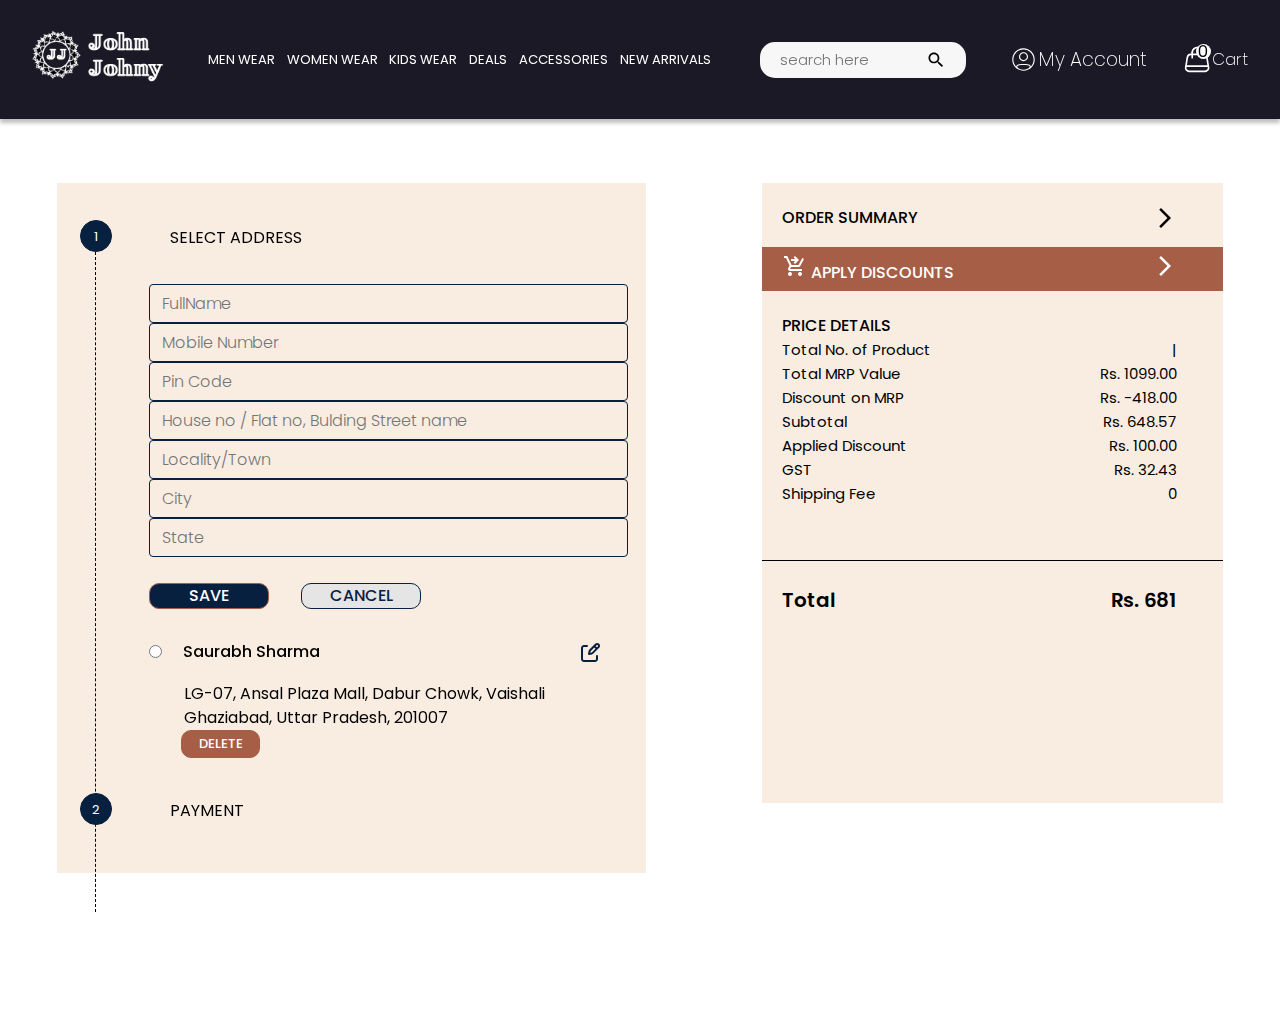
<file: Checkout-P2/index.html>
<!doctype html>
<html lang="en">

<head>

    <!-- Required meta tags -->
    <meta charset="utf-8">
    <meta name="viewport" content="width=device-width, initial-scale=1">

    <!-- Bootstrap CSS -->
    <link href="https://cdn.jsdelivr.net/npm/bootstrap@5.1.3/dist/css/bootstrap.min.css" rel="stylesheet"
        integrity="sha384-1BmE4kWBq78iYhFldvKuhfTAU6auU8tT94WrHftjDbrCEXSU1oBoqyl2QvZ6jIW3" crossorigin="anonymous">

    <!-- Bootstrap Icon(only) CDN -->
    <link rel="stylesheet" href="https://cdn.jsdelivr.net/npm/bootstrap-icons@1.8.1/font/bootstrap-icons.css">

    <!-- fonts -->
    <link rel="preconnect" href="https://fonts.googleapis.com">
    <link rel="preconnect" href="https://fonts.gstatic.com" crossorigin>
    <link href="https://fonts.googleapis.com/css2?family=Poppins:wght@300;400;500;600&display=swap" rel="stylesheet">

    <!-- Navbar css -->
    <link rel="stylesheet" href="../navBar/style/navBar.css">
    <link rel="stylesheet" href="../navBar/style/myAccount.css">

    <!-- stylesheet -->
    <link rel="stylesheet" href="stylesheet.css">

    <!-- responshive -->
    <link rel="stylesheet" href="responsive.css">

    <!-- Page Title -->
    <title>Checkout p-2</title>

</head>

<body>
    <div class="navBarBoxContainer">
        <div class="navBar">
     <div class="navBarBox">
         <div class="navBarContainer">
             <div class="logoContainer">
                 <img src="images/logo.svg" alt="" class="companyLogo">
             </div>
             <div class="menus">

                 <a href="../ProductPagewithoutlogin/productPageWithoutLogin.html">
                     <li>MEN WEAR</li>
                 </a> <a href="../ProductPagewithoutlogin/productPageWithoutLogin.html">
                     <li>WOMEN WEAR</li>
                 </a> <a href="../ProductPagewithoutlogin/productPageWithoutLogin.html">
                     <li>KIDS WEAR</li>
                 </a> <a href="">
                     <li>DEALS</li>
                 </a> <a href="">
                     <li>ACCESSORIES</li>
                 </a> <a href="">
                     <li>NEW ARRIVALS</li>
                 </a>
             </div>
             <div class="searchBar">
                 <div class="searchBarContainer">
                     <input class="searchHere" placeholder="search here">
                     <img class="searchLogo" src="icons/search_black_24dp.svg" alt="Search Logo">
                 </div>
             </div>
             <!-- <input type="text"> -->
             <div class="accountSection">
                 <div class="myAccountContainer">
                     <img class="accountLogo" src="icons/my_account.svg" alt="account logo">
                     <span class="myAccountTitle">
                         My Account
                     </span>
                 </div>
                 <div class="cart">
                     <div class="productNumber">0</div>
                     <img src="icons/bag.svg" alt="cart Logo" class="cartLogo">
                     <span class="cartTitle">Cart</span>
                 </div>
             </div>
             <div class="hamBurgerMenu">
                 <img src="icons/hamBurger.svg" alt="">
             </div>
         </div>

         <div class="navDownContainer" style="display: none !important;">
             <div class="menusMobile">
                  
                     <a href= "../ProductPagewithoutlogin/productPageWithoutLogin.html">
                         <li>MEN WEAR</li>
                     </a> <a href= "../ProductPagewithoutlogin/productPageWithoutLogin.html">
                         <li>WOMEN WEAR</li>
                     </a> <a href= "../ProductPagewithoutlogin/productPageWithoutLogin.html">
                         <li>KIDS WEAR</li>
                     </a> <a href= "../ProductPagewithoutlogin/productPageWithoutLogin.html">
                         <li>DEALS</li>
                     </a> <a href="">
                         <li>ACCESSORIES</li>
                     </a> <a href="">
                         <li>NEW ARRIVALS</li>
                     </a>
                 
             </div>
             <div class="accountSectionMobile">
                 <div class="myAccountContainer">
                     <img class="accountLogo" src="icons/my_account.svg" alt="account logo">
                     <span class="myAccountTitle">
                         My Account
                     </span>
                 </div>
                 <div class="cart">
                     <div class="productNumber">0</div>
                     <img src="icons/bag.svg" alt="cart Logo" class="cartLogo">
                     <span class="cartTitle">Cart</span>
                 </div>
             </div>
         </div>
     </div>
        </div>
    
 </nav>
 <section class="myAccountDropDown">
     <div class="myAccountDropDownContainer">
         <div class="myAccountUpContainer">
             <div class="welcomeSignBox">
                 <div class="welcomeContainer">
                     Hey, Welcome !!
                 </div>
                 <div class="signInContainer">
                     <button class="signInButton">SIGN IN</button>
                     <button class="registerButton">REGISTER
                     </button>
                 </div>
             </div>
         </div>
         <div class="myAccountDownContainer">
             <hr>
             <div class="lists"><a href="../My Profile Page/Wishlist/index.html"><img src="icons/akar-icons_heart (1).svg"><span>
                Wishlist</span></a></div>
                <hr>
    <div class="lists"><a href="../My Profile Page/Order Placed/index.html" > <img src="icons/carbon_order-details.svg"><span>
                Orders</span></a></div><hr>
    <div class="lists"><a href="../My Profile Page/discount/discount.html"> <img src="icons/tabler_shopping-cart-discount.svg"><span>
                Discounts</span></a></div><hr>
                <div class="lists"><a href="../My Profile Page/discount/discount.html"> <img src="icons/Group (7).svg"><span>
                    Supercoins</span></a></div><hr>
    <div class="lists"><a href="../My Profile Page/Saved_address/index.html"> <img src="icons/Vector (5).svg"><span>
                Saved Address</span> </a></div><hr>
    <div class="lists"><a href="../My Profile Page/Contact us/index.html"> <img src="icons/cil_contact.svg"><span>
                Contact us</span></a></div><hr>
    <div class="lists"><a href="../My Profile Page/FAQ`s/index.html"> <img src="icons/Group (8).svg"><span>
                FAQ's</span></a></div>
             
         </div>
     </div>

 </section>
</div> 

    <div class="container1">
        <!-- item-1 start -->
        <div class="item" id="item-1">
            <div class="row1">
                <div>
                    <div class="btn-one"><span>1</span>
                        <div id="vl"></div>
                    </div>
                    <span class="sel-add">SELECT ADDRESS</span>
                </div>
            </div>
            <!-- address section start -->
            <div class="row12">
                <div class="content1">
                    <!-- <div style="  width: 361px;"> -->
                    <div>
                        <div class="mb-3">
                            <input type="email" class="form-control_mine" id="exampleFormControlInput1"
                                placeholder="FullName">
                        </div>
                        <div class="mb-3">
                            <input type="email" class="form-control_mine " id="exampleFormControlInput1"
                                placeholder="Mobile Number">
                        </div>
                        <div class="mb-3">
                            <input type="email" class="form-control_mine " id="exampleFormControlInput1"
                                placeholder="Pin Code">
                        </div>
                        <div class="mb-3">
                            <input type="email" class="form-control_mine " id="exampleFormControlInput1"
                                placeholder="House no / Flat no, Bulding Street name">
                        </div>
                        <div class="mb-3">
                            <input type="email" class="form-control_mine " id="exampleFormControlInput1"
                                placeholder="Locality/Town">
                        </div>
                        <div class="mb-3">
                            <input type="email" class="form-control_mine " id="exampleFormControlInput1"
                                placeholder="City">
                        </div>
                        <div class="mb-3">
                            <input type="email" class="form-control_mine " id="exampleFormControlInput1"
                                placeholder="State">
                        </div>
                        <div class="save_cancel_button">
                            <button type="button" class="btn save_button" id="save">SAVE</button>
                            <button type="button" class="btn cancel_button" id="cancel">CANCEL</button>
                        </div>
                    </div>

                    <!-- </div> -->
                    <!-- <div>
                        <a href=""> <img src="edit1.png" alt=""></a>
                    </div> -->
                </div>
                <div class="content1 forPadding">
                    <div>
                        <form action="">
                            <div class="for_flex">
                                <div>
                                    <input class="radio_btn" type="radio">
                                    <span class="name-1"> Saurabh Sharma</span>
                                </div>
                                <div>
                                    <img src="akar-icons_edit.svg" alt="">
                                </div>
                            </div>
                            <div class="addClass">
                                <p class="full-add"> LG-07, Ansal
                                    Plaza Mall, Dabur Chowk, Vaishali
                                    Ghaziabad, Uttar Pradesh, 201007</p>
                                <button type="button" class="btn delete_button" id="delete">DELETE</button>
                            </div>
                        </form>

                    </div>
                    <!-- <div>
                        <a href=""> <img src="edit1.png" alt=""></a>
                    </div> -->
                </div>

            </div>
            <!-- address section  end -->
            <div class="row1">
                <div>
                    <div class="btn-two "><span>2</span>
                    </div>
                    <span class="PAYMENT">PAYMENT</span>

                </div>
            </div>



        </div>
        <!-- item-1 end -->
        <!-- item - start -->
        <div class="item" id="item-2">
            <div class="row2">
                <span class="order-summary">ORDER SUMMARY</span>
                <a href="">
                    <img src="arrow-black.png" alt="">
                </a>
            </div>
            <div id="row22">
                <div>
                    <img class="cardIMG" src="cart-checkout1.png" alt="">
                    <span class="apply-dis">APPLY DISCOUNTS </span>
                </div>
                <div>
                    <a href="">
                        <img class="arrow" src="arrow2.png" alt=""></a>
                </div>
            </div>
            <p class="price-details">PRICE DETAILS</p>
            <div id="row-div">
                <div id="row-left">
                    <p class="all-details1">Total No. of Product</p>
                    <p class="all-details1">Total MRP Value</p>
                    <p class="all-details1">Discount on MRP</p>
                    <p class="all-details1">Subtotal</p>
                    <p class="all-details1">Applied Discount</p>
                    <p class="all-details1">GST</p>
                    <p class="all-details1">Shipping Fee</p>
                </div>
                <div id="row-right">
                    <p class="all-details1">|</p>
                    <p class="all-details1">Rs. 1099.00</p>
                    <p class="all-details1">Rs. -418.00</p>
                    <p class="all-details1">Rs. 648.57</p>
                    <p class="all-details1">Rs. 100.00</p>
                    <p class="all-details1">Rs. 32.43</p>
                    <p class="all-details1">0</p>

                </div>
            </div>
            <div id="bottom">
                <span class="last">Total </span>
                <span class="last">Rs. 681</span>
            </div>


        </div>
        <!-- item -2 end -->
    </div>


    <!-- js -->
    <script src="https://code.jquery.com/jquery-3.6.0.min.js"
        integrity="sha256-/xUj+3OJU5yExlq6GSYGSHk7tPXikynS7ogEvDej/m4=" crossorigin="anonymous">
    </script>

    <script src="script/navBar.js"></script>

    <script>
       document.getElementById('save').addEventListener('click',()=>{
           location.href="../checkoutp1/checkout1.html";
       })
       document.getElementsByClassName('PAYMENT')[0].addEventListener('click',()=>{
           location.href="../checkoutp3/checkout3.html";
       })
    </script>

</body>

</html>
</file>
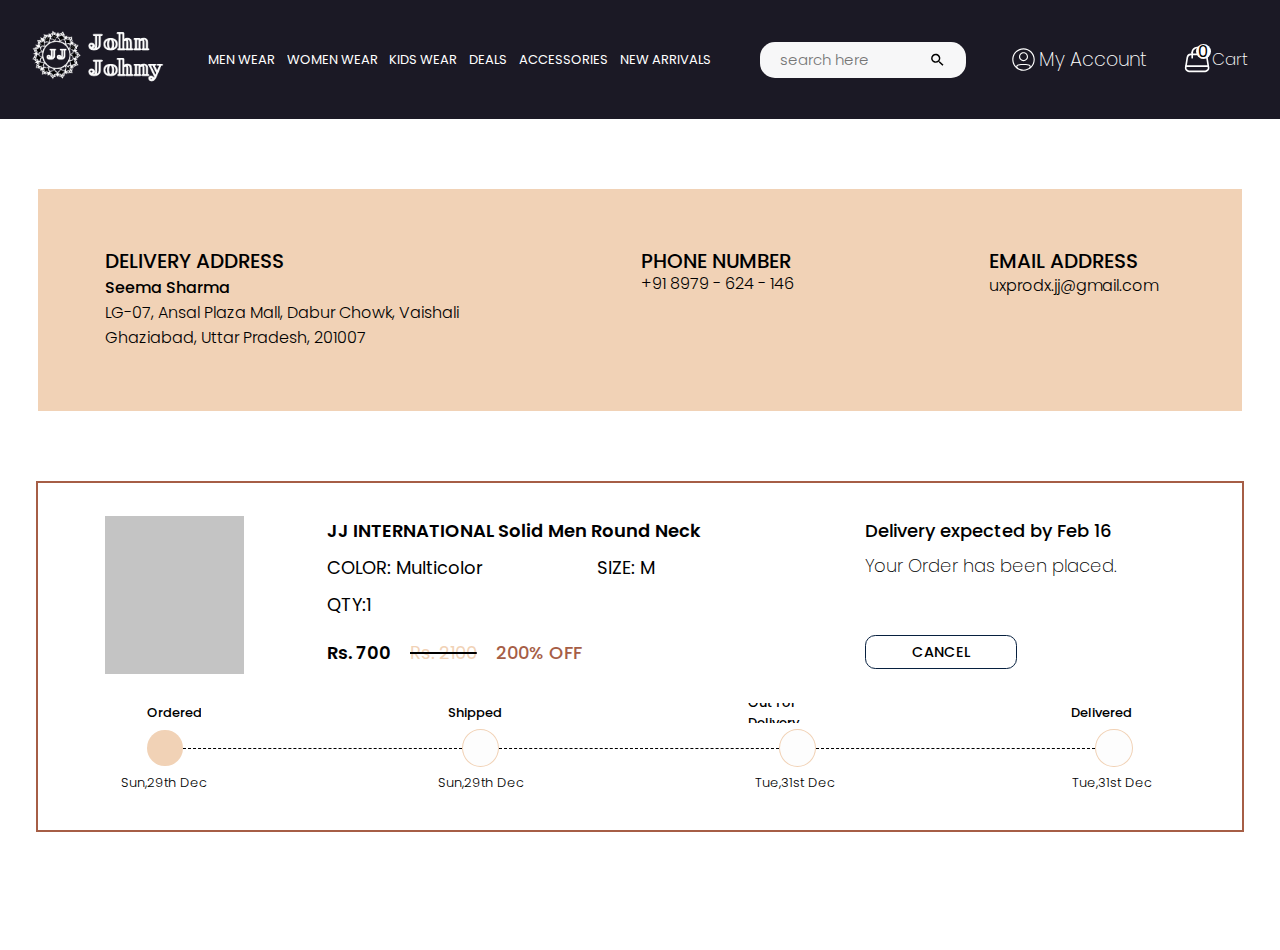
<file: orderCancellationPage/index.html>
<!DOCTYPE html>
<html lang="en">

<head>
    <meta charset="UTF-8">
    <meta http-equiv="X-UA-Compatible" content="IE=edge">
    <meta name="viewport" content="width=device-width, initial-scale=1.0">
    <title>Order Cancellation</title>
    <link rel="stylesheet" href="style/dekstop.css">
    <link rel="stylesheet" href="style/smallscreen.css">
    <link rel="stylesheet" href="style/mobile.css">
    <link rel="stylesheet" href="style/tablet.css">
    <link rel="preconnect" href="https://fonts.googleapis.com">
    <link rel="preconnect" href="https://fonts.gstatic.com" crossorigin>
   
    <link
        href="https://fonts.googleapis.com/css2?family=Poppins:ital,wght@0,100;0,200;0,300;0,400;0,500;0,600;0,700;0,800;0,900;1,100;1,200;1,300;1,400;1,500;1,600;1,700;1,800;1,900&family=Roboto:ital,wght@0,100;0,300;0,400;0,500;0,700;0,900;1,300;1,400;1,500;1,700;1,900&display=swap"
        rel="stylesheet">
    <!-- <link href="navBar/navBar.html" rel="import" /> -->
    <link rel="stylesheet" href="../navBar/style/navBar.css">
    <link rel="stylesheet" href="../navBar/style/myAccount.css">
</head>

<body>
    <div class="navBarBoxContainer">
        <div class="navBar">
     <div class="navBarBox">
         <div class="navBarContainer">
             <div class="logoContainer">
                 <img src="images/logo.svg" alt="" class="companyLogo">
             </div>
             <div class="menus">

                 <a href="../ProductPagewithoutlogin/productPageWithoutLogin.html">
                     <li>MEN WEAR</li>
                 </a> <a href="../ProductPagewithoutlogin/productPageWithoutLogin.html">
                     <li>WOMEN WEAR</li>
                 </a> <a href="../ProductPagewithoutlogin/productPageWithoutLogin.html">
                     <li>KIDS WEAR</li>
                 </a> <a href="">
                     <li>DEALS</li>
                 </a> <a href="">
                     <li>ACCESSORIES</li>
                 </a> <a href="">
                     <li>NEW ARRIVALS</li>
                 </a>
             </div>
             <div class="searchBar">
                 <div class="searchBarContainer">
                     <input class="searchHere" placeholder="search here">
                     <img class="searchLogo" src="icons/search_black_24dp.svg" alt="Search Logo">
                 </div>
             </div>
             <!-- <input type="text"> -->
             <div class="accountSection">
                 <div class="myAccountContainer">
                     <img class="accountLogo" src="icons/my_account.svg" alt="account logo">
                     <span class="myAccountTitle">
                         My Account
                     </span>
                 </div>
                 <div class="cart">
                     <div class="productNumber">0</div>
                     <img src="icons/bag.svg" alt="cart Logo" class="cartLogo">
                     <span class="cartTitle">Cart</span>
                 </div>
             </div>
             <div class="hamBurgerMenu">
                 <img src="icons/hamBurger.svg" alt="">
             </div>
         </div>

         <div class="navDownContainer" style="display: none !important;">
             <div class="menusMobile">
                  
                     <a href= "../ProductPagewithoutlogin/productPageWithoutLogin.html">
                         <li>MEN WEAR</li>
                     </a> <a href= "../ProductPagewithoutlogin/productPageWithoutLogin.html">
                         <li>WOMEN WEAR</li>
                     </a> <a href= "../ProductPagewithoutlogin/productPageWithoutLogin.html">
                         <li>KIDS WEAR</li>
                     </a> <a href= "../ProductPagewithoutlogin/productPageWithoutLogin.html">
                         <li>DEALS</li>
                     </a> <a href="">
                         <li>ACCESSORIES</li>
                     </a> <a href="">
                         <li>NEW ARRIVALS</li>
                     </a>
                 
             </div>
             <div class="accountSectionMobile">
                 <div class="myAccountContainer">
                     <img class="accountLogo" src="icons/my_account.svg" alt="account logo">
                     <span class="myAccountTitle">
                         My Account
                     </span>
                 </div>
                 <div class="cart">
                     <div class="productNumber">0</div>
                     <img src="icons/bag.svg" alt="cart Logo" class="cartLogo">
                     <span class="cartTitle">Cart</span>
                 </div>
             </div>
         </div>
     </div>
        </div>
    
 </nav>
 <section class="myAccountDropDown">
     <div class="myAccountDropDownContainer">
         <div class="myAccountUpContainer">
             <div class="welcomeSignBox">
                 <div class="welcomeContainer">
                     Hey, Welcome !!
                 </div>
                 <div class="signInContainer">
                     <button class="signInButton">SIGN IN</button>
                     <button class="registerButton">REGISTER
                     </button>
                 </div>
             </div>
         </div>
         <div class="myAccountDownContainer">
             <hr>
             <div class="lists"><a href="../My Profile Page/Wishlist/index.html"><img src="icons/akar-icons_heart (1).svg"><span>
                Wishlist</span></a></div>
                <hr>
    <div class="lists"><a href="../My Profile Page/Order Placed/index.html" > <img src="icons/carbon_order-details.svg"><span>
                Orders</span></a></div><hr>
    <div class="lists"><a href="../My Profile Page/discount/discount.html"> <img src="icons/tabler_shopping-cart-discount.svg"><span>
                Discounts</span></a></div><hr>
                <div class="lists"><a href="../My Profile Page/discount/discount.html"> <img src="icons/Group (7).svg"><span>
                    Supercoins</span></a></div><hr>
    <div class="lists"><a href="../My Profile Page/Saved_address/index.html"> <img src="icons/Vector (5).svg"><span>
                Saved Address</span> </a></div><hr>
    <div class="lists"><a href="../My Profile Page/Contact us/index.html"> <img src="icons/cil_contact.svg"><span>
                Contact us</span></a></div><hr>
    <div class="lists"><a href="../My Profile Page/FAQ`s/index.html"> <img src="icons/Group (8).svg"><span>
                FAQ's</span></a></div>
             
         </div>
     </div>

 </section>
</div> 
    <section id="customerDetail">
        <div class="detailContainer">
            <div class="detail1">
                <span class="deliveryAddress">DELIVERY ADDRESS</span>
                <div class="detail1Container">
                    <span class="customerName">Seema Sharma</span>
                    <div class="address"> LG-07, Ansal Plaza Mall, Dabur Chowk, Vaishali Ghaziabad, Uttar Pradesh,
                        201007
                    </div>
                </div>
            </div>
            <div class="detail2"><span class="phoneNumber">PHONE NUMBER</span>
                <span class="number">+91 8979 - 624 - 146</span>

            </div>
            <div class="detail3">
                <span class="emailAddress">EMAIL ADDRESS</span>
                <span class="email">uxprodx.jj@gmail.com</span>
            </div>
        </div>
    </section>
    <section id="productDetails">
        <div class="productDetailsContainer">
            <div class="productDetailsContainerUp">
                <div class="box1">
                    <div class="productImage"></div>
                    <div class="productSpecification">
                        <div class="productName">JJ INTERNATIONAL Solid Men Round Neck</div>
                        <div class="productColor">
                            <span class="color">COLOR: Multicolor</span>
                            <span class="size">SIZE: M</span>
                        </div>
                        <div class="qty">QTY:1</div>
                        <div class="productPrice">
                            <span class="price">Rs. 700</span>
                            <span class="actualPrice">Rs. 2100 <span id="border"></span></span>
                            <span class="discount">200% OFF</span>
                        </div>
                    </div>
                </div>
                <div class="deliveryDetails">
                    <div class="box2">
                        <span class="deliveryDate">Delivery expected by Feb 16</span>
                        <span class="confirmation">Your Order has been placed.</span>
                    </div>
                    <div class="cancel">CANCEL</div>
                </div>
            </div>
            <div class="productDetailsContainerDown">
                <div class="statusContainer">
                    <div class="statusOrdered">Ordered</div>
                    <div class="statusShipped">Shipped</div>
                    <div class="statusOutforDelivery">Out for Delivery</div>
                    <div class="statusDelivered">Delivered</div>
                </div>
                <div class="statusLine">
                    <div class="circleOrdered"></div>
                    <span class="statusLineBorder"></span>
                    <div class="circleShipped"></div>
                    <span class="statusLineBorder"></span>
                    <div class="circleOutforDelivery"></div>
                    <span class="statusLineBorder"></span>
                    <div class="circleDelivered"></div>

                </div>
                <div class="statusDateContainer">
                    <div class="statusDate">Sun,29th Dec</div>
                    <div class="statusDate">Sun,29th Dec</div>
                    <div class="statusDate">Tue,31st Dec</div>
                    <div class="statusDate">Tue,31st Dec</div>
                </div>
            </div>
        </div>
    </section>
    <script src="https://code.jquery.com/jquery-3.6.0.min.js"
        integrity="sha256-/xUj+3OJU5yExlq6GSYGSHk7tPXikynS7ogEvDej/m4=" crossorigin="anonymous">
        </script>
 
<script src="script/navBar.js"></script>
    <script>
        
    </script>

</body>

</html>
</file>
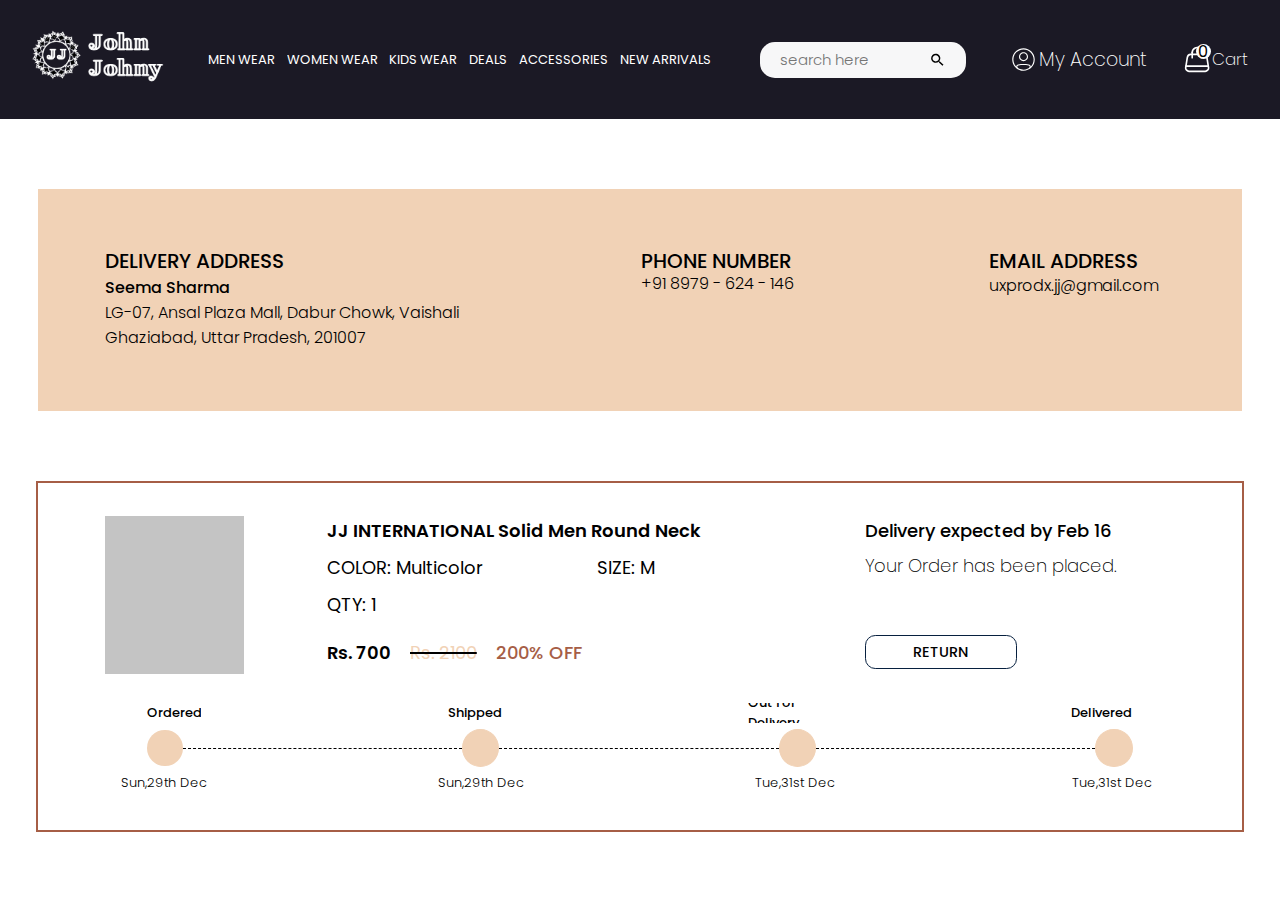
<file: orderReturnPage/index.html>
<!DOCTYPE html>
<html lang="en">

<head>
    <meta charset="UTF-8">
    <meta http-equiv="X-UA-Compatible" content="IE=edge">
    <meta name="viewport" content="width=device-width, initial-scale=1.0">
    <title>Order Cancellation</title>
    <link rel="stylesheet" href="style/dekstop.css">
    <link rel="stylesheet" href="style/smallscreen.css">
    <link rel="stylesheet" href="style/mobile.css">
    <link rel="stylesheet" href="style/tablet.css">
    <link rel="preconnect" href="https://fonts.googleapis.com">
    <link rel="preconnect" href="https://fonts.gstatic.com" crossorigin>
     
    <link
        href="https://fonts.googleapis.com/css2?family=Poppins:ital,wght@0,100;0,200;0,300;0,400;0,500;0,600;0,700;0,800;0,900;1,100;1,200;1,300;1,400;1,500;1,600;1,700;1,800;1,900&family=Roboto:ital,wght@0,100;0,300;0,400;0,500;0,700;0,900;1,300;1,400;1,500;1,700;1,900&display=swap"
        rel="stylesheet">
    <!-- <link href="navBar/navBar.html" rel="import" /> -->
    <link rel="stylesheet" href="../navBar/style/navBar.css">
    <link rel="stylesheet" href="../navBar/style/myAccount.css">
</head>

<body>
    <div class="navBarBoxContainer">
        <div class="navBar">
     <div class="navBarBox">
         <div class="navBarContainer">
             <div class="logoContainer">
                 <img src="images/logo.svg" alt="" class="companyLogo">
             </div>
             <div class="menus">

                 <a href="../ProductPagewithoutlogin/productPageWithoutLogin.html">
                     <li>MEN WEAR</li>
                 </a> <a href="../ProductPagewithoutlogin/productPageWithoutLogin.html">
                     <li>WOMEN WEAR</li>
                 </a> <a href="../ProductPagewithoutlogin/productPageWithoutLogin.html">
                     <li>KIDS WEAR</li>
                 </a> <a href="">
                     <li>DEALS</li>
                 </a> <a href="">
                     <li>ACCESSORIES</li>
                 </a> <a href="">
                     <li>NEW ARRIVALS</li>
                 </a>
             </div>
             <div class="searchBar">
                 <div class="searchBarContainer">
                     <input class="searchHere" placeholder="search here">
                     <img class="searchLogo" src="icons/search_black_24dp.svg" alt="Search Logo">
                 </div>
             </div>
             <!-- <input type="text"> -->
             <div class="accountSection">
                 <div class="myAccountContainer">
                     <img class="accountLogo" src="icons/my_account.svg" alt="account logo">
                     <span class="myAccountTitle">
                         My Account
                     </span>
                 </div>
                 <div class="cart">
                     <div class="productNumber">0</div>
                     <img src="icons/bag.svg" alt="cart Logo" class="cartLogo">
                     <span class="cartTitle">Cart</span>
                 </div>
             </div>
             <div class="hamBurgerMenu">
                 <img src="icons/hamBurger.svg" alt="">
             </div>
         </div>

         <div class="navDownContainer" style="display: none !important;">
             <div class="menusMobile">
                  
                     <a href= "../ProductPagewithoutlogin/productPageWithoutLogin.html">
                         <li>MEN WEAR</li>
                     </a> <a href= "../ProductPagewithoutlogin/productPageWithoutLogin.html">
                         <li>WOMEN WEAR</li>
                     </a> <a href= "../ProductPagewithoutlogin/productPageWithoutLogin.html">
                         <li>KIDS WEAR</li>
                     </a> <a href= "../ProductPagewithoutlogin/productPageWithoutLogin.html">
                         <li>DEALS</li>
                     </a> <a href="">
                         <li>ACCESSORIES</li>
                     </a> <a href="">
                         <li>NEW ARRIVALS</li>
                     </a>
                 
             </div>
             <div class="accountSectionMobile">
                 <div class="myAccountContainer">
                     <img class="accountLogo" src="icons/my_account.svg" alt="account logo">
                     <span class="myAccountTitle">
                         My Account
                     </span>
                 </div>
                 <div class="cart">
                     <div class="productNumber">0</div>
                     <img src="icons/bag.svg" alt="cart Logo" class="cartLogo">
                     <span class="cartTitle">Cart</span>
                 </div>
             </div>
         </div>
     </div>
        </div>
    
 </nav>
 <section class="myAccountDropDown">
     <div class="myAccountDropDownContainer">
         <div class="myAccountUpContainer">
             <div class="welcomeSignBox">
                 <div class="welcomeContainer">
                     Hey, Welcome !!
                 </div>
                 <div class="signInContainer">
                     <button class="signInButton">SIGN IN</button>
                     <button class="registerButton">REGISTER
                     </button>
                 </div>
             </div>
         </div>
         <div class="myAccountDownContainer">
             <hr>
             <div class="lists"><a href="../My Profile Page/Wishlist/index.html"><img src="icons/akar-icons_heart (1).svg"><span>
                Wishlist</span></a></div>
                <hr>
    <div class="lists"><a href="../My Profile Page/Order Placed/index.html" > <img src="icons/carbon_order-details.svg"><span>
                Orders</span></a></div><hr>
    <div class="lists"><a href="../My Profile Page/discount/discount.html"> <img src="icons/tabler_shopping-cart-discount.svg"><span>
                Discounts</span></a></div><hr>
                <div class="lists"><a href="../My Profile Page/discount/discount.html"> <img src="icons/Group (7).svg"><span>
                    Supercoins</span></a></div><hr>
    <div class="lists"><a href="../My Profile Page/Saved_address/index.html"> <img src="icons/Vector (5).svg"><span>
                Saved Address</span> </a></div><hr>
    <div class="lists"><a href="../My Profile Page/Contact us/index.html"> <img src="icons/cil_contact.svg"><span>
                Contact us</span></a></div><hr>
    <div class="lists"><a href="../My Profile Page/FAQ`s/index.html"> <img src="icons/Group (8).svg"><span>
                FAQ's</span></a></div>
             
         </div>
     </div>

 </section>
</div> 
    <section id="customerDetail">
        <div class="detailContainer">
            <div class="detail1">
                <span class="deliveryAddress">DELIVERY ADDRESS</span>
                <div class="detail1Container">
                    <span class="customerName">Seema Sharma</span>
                    <div class="address"> LG-07, Ansal Plaza Mall, Dabur Chowk, Vaishali Ghaziabad, Uttar Pradesh,
                        201007
                    </div>
                </div>
            </div>
            <div class="detail2"><span class="phoneNumber">PHONE NUMBER</span>
                <span class="number">+91 8979 - 624 - 146</span>

            </div>
            <div class="detail3">
                <span class="emailAddress">EMAIL ADDRESS</span>
                <span class="email">uxprodx.jj@gmail.com</span>
            </div>
        </div>
    </section>
    <section id="productDetails">
        <div class="productDetailsContainer">
            <div class="productDetailsContainerUp">
                <div class="box1">
                    <div class="productImage"></div>
                    <div class="productSpecification">
                        <div class="productName">JJ INTERNATIONAL Solid Men Round Neck</div>
                        <div class="productColor">
                            <span class="color">COLOR: Multicolor</span>
                            <span class="size">SIZE: M</span>
                        </div>
                        <div class="qty">QTY: 1</div>
                        <div class="productPrice">
                            <span class="price">Rs. 700</span>
                            <span class="actualPrice">Rs. 2100 <span id="border"></span></span>
                            <span class="discount">200% OFF</span>
                        </div>
                    </div>
                </div>
                <div class="deliveryDetails">
                    <div class="box2">
                        <span class="deliveryDate">Delivery expected by Feb 16</span>
                        <span class="confirmation">Your Order has been placed.</span>
                    </div>
                    <div class="cancel">RETURN</div>
                </div>
            </div>
            <div class="productDetailsContainerDown">
                <div class="statusContainer">
                    <div class="statusOrdered">Ordered</div>
                    <div class="statusShipped">Shipped</div>
                    <div class="statusOutforDelivery">Out for Delivery</div>
                    <div class="statusDelivered">Delivered</div>
                </div>
                <div class="statusLine">
                    <div class="circleOrdered"></div>
                    <span class="statusLineBorder"></span>
                    <div class="circleShipped"></div>
                    <span class="statusLineBorder"></span>
                    <div class="circleOutforDelivery"></div>
                    <span class="statusLineBorder"></span>
                    <div class="circleDelivered"></div>

                </div>
                <div class="statusDateContainer">
                    <div class="statusDate">Sun,29th Dec</div>
                    <div class="statusDate">Sun,29th Dec</div>
                    <div class="statusDate">Tue,31st Dec</div>
                    <div class="statusDate">Tue,31st Dec</div>
                </div>
            </div>
        </div>
    </section>
    <script src="https://code.jquery.com/jquery-3.6.0.min.js"
        integrity="sha256-/xUj+3OJU5yExlq6GSYGSHk7tPXikynS7ogEvDej/m4=" crossorigin="anonymous">
        </script>
 
<script src="script/navBar.js"></script>
    <script>
        document.getElementsByClassName('cancel')[0].addEventListener('click',()=>{
            location.href="../orderReturn/Page.html";
        })
    </script>

</body>

</html>
</file>
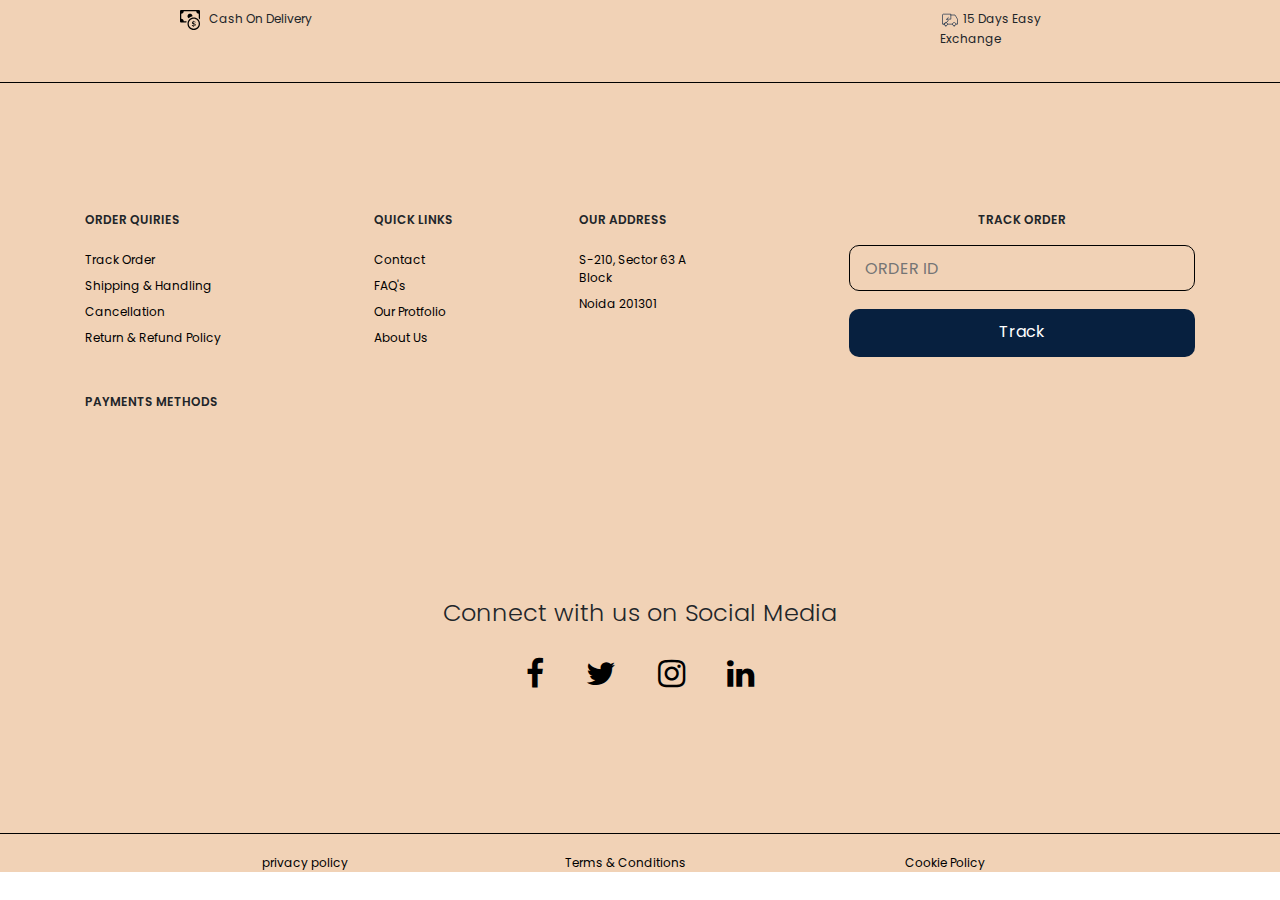
<file: homepage/new footer/index.html>
<!DOCTYPE html>
<html lang="en">

<head>
  <meta charset="utf-8">
  <title>Bootstrap Footer Template</title>
  <meta content="width=device-width, initial-scale=1.0" name="viewport">

  <!-- Libraries -->
  <link rel="stylesheet" href="https://cdn.jsdelivr.net/npm/bootstrap@4.4.1/dist/css/bootstrap.min.css">
  <link rel="stylesheet" href="https://stackpath.bootstrapcdn.com/font-awesome/4.7.0/css/font-awesome.min.css">


  <!-- Stylesheet -->
  <link href="footer.css" rel="stylesheet">
</head>

<body>
  <!-- Footer Start -->
  <section class="productfooter">
    <div class="footer">
      <div class="container">
        <div class="row">
          <h6 class="col-sm-6 col-md-6 col-lg-6 mx-auto footer2qj"><img src="icons/bi_cash-coin (1).svg"
              alt="bi_cash_coin" height="20px" width="20px"> &nbsp; Cash On
            Delivery
          </h6>
          <h6 class="col-sm-6 col-md-6 col-lg-2 mx-auto footer22qjs "><img src="icons/tabler_truck-return.svg"
              alt="table_truck" height="20px" width="20px"> 15 Days Easy Exchange
          </h6>
        </div>
      </div>
      <hr class="hr1">
      <div class="container">
        <div class="row" id="sec2qjr">
          <!--Footer Quiries-->
          <div class="col-sm-6 col-md-6 col-lg-2 footersecqq">
            <div class="">
              <h6 class="footer-heading text-uppercase text-black">order quiries</h6>
              <ul class="list-unstyled footer-link mt-4">
                <li><a href="">Track Order</a></li>
                <li><a href="">Shipping &#38; Handling</a></li>
                <li><a href="">Cancellation</a></li>
                <li><a href="">Return &#38; Refund Policy</a></li>
              </ul>
            </div>
          </div>

          <!--Quick Link-->
          <div class="col-sm-6 col-md-6 col-lg-3 footersrr">
            <div class="">
              <h6 class="footer-heading text-uppercase text-black">quick links</h6>
              <ul class="list-unstyled footer-link mt-4">
                <li><a href="">Contact</a></li>
                <li><a href="">FAQ's</a></li>
                <li><a href="">Our Protfolio</a></li>
                <li><a href="">About Us</a></li>
              </ul>
            </div>
          </div>
          <!--Our Address-->

          <div class="col-sm-6 col-md-6 col-lg-2 footerpj">
            <div class="">
              <h6 class="footer-heading text-uppercase text-black">our address</h6>
              <p class="list-unstyled footer-link mt-4">
              <p>S-210, Sector 63 A Block</p>
              <p>Noida 201301</p>
              </p>
            </div>
          </div>
          <!--Order Track-->
          <div class="col-sm-6 col-md-6 col-lg-5 footerdgh">
            <div class="footer-order">
              <h6 class="footer-heading text-uppercase text-black text-center textheadfooter">track order</h6>
              <input type="text" placeholder="ORDER ID">
              <button type="submit" class="btn">Track</button>
            </div>
          </div>
        </div>
        <div class="row">
          <div class="col-sm-3 col-md-6 col-lg-4">
            <div class="">
              <h6 class="footer-heading1 text-uppercase text-black" style="cursor: pointer;">payments
                methods</h6>
            </div>
          </div>
        </div>
        <div class="soicallinks22qrjs text-center">
          <h3 class="footersoicalheader">Connect with us on Social Media</h3>
          <a href="ProductPagewithoutlogin/productPageWithoutLogin.html" class="fa fa-facebook-f fa-2x"></a>
          <a href="ProductPagewithoutlogin/productPageWithoutLogin.html" class="fa fa-twitter fa-2x"></a>
          <a href="ProductPagewithoutlogin/productPageWithoutLogin.html" class="fa fa-instagram fa-2x"></a>
          <a href="ProductPagewithoutlogin/productPageWithoutLogin.html" class="fa fa-linkedin fa-2x"></a>
        </div>
      </div>
      <hr class="hr2">
      <div class="row policy">
        <div class="col-sm-4 col-md-4 col-lg-4 col-xl-3">privacy policy</div>
        <div class="col-sm-4 col-md-4 col-lg-4 col-xl-3">Terms & Conditions</div>
        <div class="col-sm-4 col-md-4 col-lg-4 col-xl-3">Cookie Policy</div>
      </div>
    </div>
  </section>
  <!-- Footer End -->
</body>

</html>
</file>
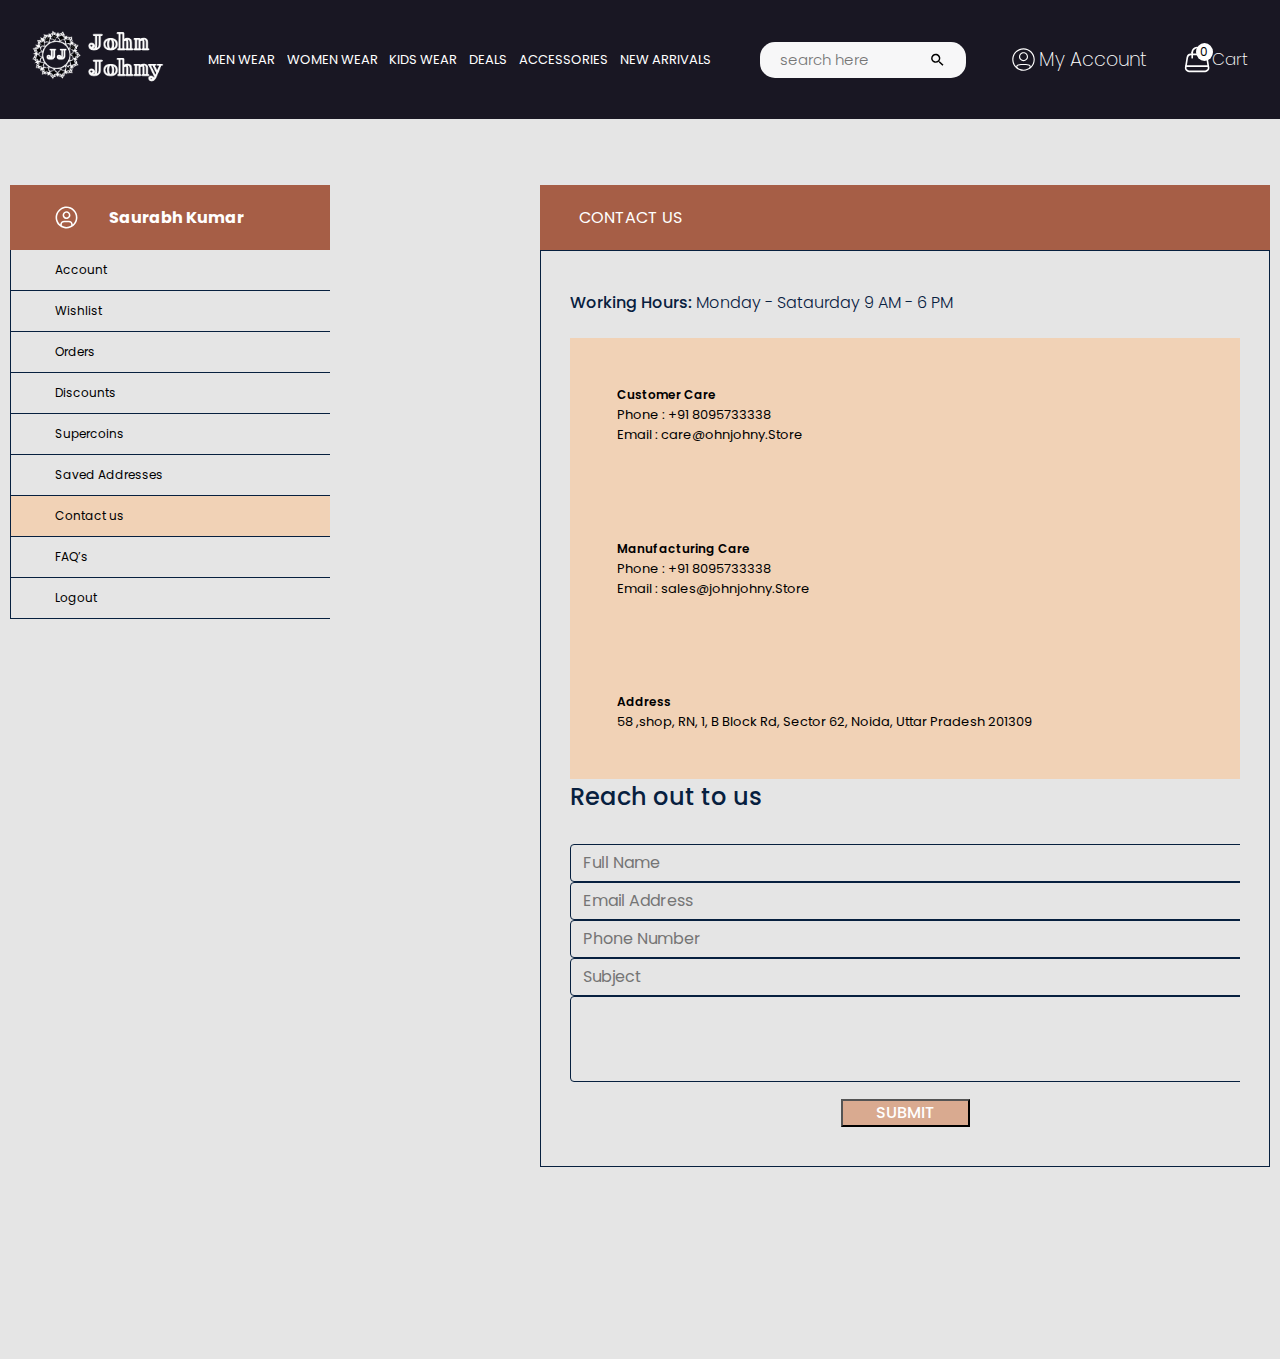
<file: My Profile Page/Contact us/index.html>
<!doctype html>
<html lang="en">

<head>

    <!-- Required meta tags -->
    <meta charset="utf-8">
    <meta name="viewport" content="width=device-width, initial-scale=1">

    <!-- Bootstrap CSS -->
    <link href="https://cdn.jsdelivr.net/npm/bootstrap@5.1.3/dist/css/bootstrap.min.css" rel="stylesheet"
        integrity="sha384-1BmE4kWBq78iYhFldvKuhfTAU6auU8tT94WrHftjDbrCEXSU1oBoqyl2QvZ6jIW3" crossorigin="anonymous">

    <!-- Bootstrap Icon(only) CDN -->
    <link rel="stylesheet" href="https://cdn.jsdelivr.net/npm/bootstrap-icons@1.8.1/font/bootstrap-icons.css">

    <!-- fonts -->
    <link rel="preconnect" href="https://fonts.googleapis.com">
    <link rel="preconnect" href="https://fonts.gstatic.com" crossorigin>
    <link href="https://fonts.googleapis.com/css2?family=Poppins:wght@300;400;500;600&display=swap" rel="stylesheet">

    <!-- stylesheet -->
    <link rel="stylesheet" href="stylesheet.css">

    <!-- responshive -->
    <link rel="stylesheet" href="responsive.css">

    <!-- Navbar css -->
    <link rel="stylesheet" href="../navBar/style/navBar.css">
    <link rel="stylesheet" href="../navBar/style/myAccount.css">

    <!-- Page Title -->
    <title>Contact Us</title>


</head>

<body>
   
    <div class="navBarBoxContainer">
        <div class="navBar">
     <div class="navBarBox">
         <div class="navBarContainer">
             <div class="logoContainer">
                 <img src="images/logo.svg" alt="" class="companyLogo">
             </div>
             <div class="menus">

                 <a href="../../ProductPagewithoutlogin/productPageWithoutLogin.html">
                     <li>MEN WEAR</li>
                 </a> <a href="../../ProductPagewithoutlogin/productPageWithoutLogin.html">
                     <li>WOMEN WEAR</li>
                 </a> <a href="../../ProductPagewithoutlogin/productPageWithoutLogin.html">
                     <li>KIDS WEAR</li>
                 </a> <a href="">
                     <li>DEALS</li>
                 </a> <a href="">
                     <li>ACCESSORIES</li>
                 </a> <a href="">
                     <li>NEW ARRIVALS</li>
                 </a>
             </div>
             <div class="searchBar">
                 <div class="searchBarContainer">
                     <input class="searchHere" placeholder="search here">
                     <img class="searchLogo" src="icons/search_black_24dp.svg" alt="Search Logo">
                 </div>
             </div>
             <!-- <input type="text"> -->
             <div class="accountSection">
                 <div class="myAccountContainer">
                     <img class="accountLogo" src="icons/my_account.svg" alt="account logo">
                     <span class="myAccountTitle">
                         My Account
                     </span>
                 </div>
                 <div class="cart">
                     <div class="productNumber">0</div>
                     <img src="icons/bag.svg" alt="cart Logo" class="cartLogo">
                     <span class="cartTitle">Cart</span>
                 </div>
             </div>
             <div class="hamBurgerMenu">
                 <img src="icons/hamBurger.svg" alt="">
             </div>
         </div>

         <div class="navDownContainer" style="display: none !important;">
             <div class="menusMobile">
                  
                     <a href= "../../ProductPagewithoutlogin/productPageWithoutLogin.html">
                         <li>MEN WEAR</li>
                     </a> <a href= "../../ProductPagewithoutlogin/productPageWithoutLogin.html">
                         <li>WOMEN WEAR</li>
                     </a> <a href= "../../ProductPagewithoutlogin/productPageWithoutLogin.html">
                         <li>KIDS WEAR</li>
                     </a> <a href= "../../ProductPagewithoutlogin/productPageWithoutLogin.html">
                         <li>DEALS</li>
                     </a> <a href="">
                         <li>ACCESSORIES</li>
                     </a> <a href="">
                         <li>NEW ARRIVALS</li>
                     </a>
                 
             </div>
             <div class="accountSectionMobile">
                 <div class="myAccountContainer">
                     <img class="accountLogo" src="icons/my_account.svg" alt="account logo">
                     <span class="myAccountTitle">
                         My Account
                     </span>
                 </div>
                 <div class="cart">
                     <div class="productNumber">0</div>
                     <img src="icons/bag.svg" alt="cart Logo" class="cartLogo">
                     <span class="cartTitle">Cart</span>
                 </div>
             </div>
         </div>
     </div>
        </div>
    
 </nav>
 <section class="myAccountDropDown">
     <div class="myAccountDropDownContainer">
         <div class="myAccountUpContainer">
             <div class="welcomeSignBox">
                 <div class="welcomeContainer">
                     Hey, Welcome !!
                 </div>
                 <div class="signInContainer">
                     <button class="signInButton">SIGN IN</button>
                     <button class="registerButton">REGISTER
                     </button>
                 </div>
             </div>
         </div>
         <div class="myAccountDownContainer">
             <hr>
                 <div class="lists"><a href="../Wishlist/index.html"><img src="icons/akar-icons_heart (1).svg"><span>
                             Wishlist</span></a></div>
                             <hr>
                 <div class="lists"><a href="../Order Placed/index.html" > <img src="icons/carbon_order-details.svg"><span>
                             Orders</span></a></div><hr>
                 <div class="lists"><a href="../discount/discount.html"> <img src="icons/tabler_shopping-cart-discount.svg"><span>
                             Discounts</span></a></div><hr>
                             <div class="lists"><a href="../discount/discount.html"> <img src="icons/Group (7).svg"><span>
                                 Supercoins</span></a></div><hr>
                 <div class="lists"><a href="../Saved_address/index.html"> <img src="icons/Vector (5).svg"><span>
                             Saved Address</span> </a></div><hr>
                 <div class="lists"><a href="../Contact us/index.html"> <img src="icons/cil_contact.svg"><span>
                             Contact us</span></a></div><hr>
                 <div class="lists"><a href="../FAQ`s/index.html"> <img src="icons/Group (8).svg"><span>
                             FAQ's</span></a></div>
             
         </div>
     </div>

 </section>
</div> 

    <section class="margin_main">
        <div class="container-fluid">
            <!-- sidebar -->
            <div class="sidebar">
                <div class="header">
                    <svg class="svg_sty" width="25" height="25" viewBox="0 0 16 16" fill="none"
                        xmlns="http://www.w3.org/2000/svg">
                        <path
                            d="M8 4C7.50555 4 7.0222 4.14662 6.61108 4.42133C6.19995 4.69603 5.87952 5.08648 5.6903 5.54329C5.50108 6.00011 5.45157 6.50277 5.54804 6.98773C5.6445 7.47268 5.8826 7.91814 6.23223 8.26777C6.58187 8.6174 7.02732 8.8555 7.51228 8.95196C7.99723 9.04843 8.4999 8.99892 8.95671 8.8097C9.41353 8.62048 9.80397 8.30005 10.0787 7.88893C10.3534 7.4778 10.5 6.99445 10.5 6.5C10.5 5.83696 10.2366 5.20107 9.76777 4.73223C9.29893 4.26339 8.66304 4 8 4ZM8 8C7.70333 8 7.41332 7.91203 7.16665 7.7472C6.91997 7.58238 6.72771 7.34811 6.61418 7.07402C6.50065 6.79994 6.47095 6.49834 6.52882 6.20736C6.5867 5.91639 6.72956 5.64912 6.93934 5.43934C7.14912 5.22956 7.41639 5.0867 7.70737 5.02882C7.99834 4.97094 8.29994 5.00065 8.57403 5.11418C8.84812 5.22771 9.08238 5.41997 9.24721 5.66664C9.41203 5.91332 9.5 6.20333 9.5 6.5C9.4996 6.8977 9.34144 7.279 9.06022 7.56022C8.779 7.84144 8.3977 7.9996 8 8Z"
                            fill="White" />
                        <path
                            d="M8 1C6.61553 1 5.26216 1.41054 4.11101 2.17971C2.95987 2.94888 2.06266 4.04213 1.53285 5.32122C1.00303 6.6003 0.86441 8.00776 1.13451 9.36563C1.4046 10.7235 2.07129 11.9708 3.05026 12.9497C4.02922 13.9287 5.2765 14.5954 6.63437 14.8655C7.99224 15.1356 9.3997 14.997 10.6788 14.4672C11.9579 13.9373 13.0511 13.0401 13.8203 11.889C14.5895 10.7378 15 9.38447 15 8C14.9979 6.14413 14.2597 4.36489 12.9474 3.05259C11.6351 1.7403 9.85587 1.00212 8 1ZM5 13.1885V12.5C5.0004 12.1023 5.15856 11.721 5.43978 11.4398C5.721 11.1586 6.1023 11.0004 6.5 11H9.5C9.89771 11.0004 10.279 11.1586 10.5602 11.4398C10.8414 11.721 10.9996 12.1023 11 12.5V13.1885C10.0896 13.7201 9.05426 14.0002 8 14.0002C6.94574 14.0002 5.91042 13.7201 5 13.1885ZM11.996 12.463C11.986 11.8072 11.7188 11.1815 11.252 10.7208C10.7851 10.2601 10.1559 10.0012 9.5 10H6.5C5.84409 10.0012 5.21492 10.2601 4.74805 10.7208C4.28117 11.1815 4.01397 11.8072 4.004 12.463C3.09729 11.6534 2.45787 10.5874 2.17042 9.40633C1.88297 8.22523 1.96105 6.98467 2.39432 5.84893C2.82759 4.71319 3.59561 3.73583 4.59669 3.04628C5.59776 2.35673 6.78467 1.98751 8.00025 1.98751C9.21583 1.98751 10.4027 2.35673 11.4038 3.04628C12.4049 3.73583 13.1729 4.71319 13.6062 5.84893C14.0395 6.98467 14.1175 8.22523 13.8301 9.40633C13.5426 10.5874 12.9032 11.6534 11.9965 12.463H11.996Z"
                            fill="White" />
                    </svg>
                    <h2 class="main_name">Saurabh Kumar</h2>
                </div>
                <ul>
                    <li><a href="../My Profile/index.html">Account</a></li>
                    <li><a href="../Wishlist/index.html">Wishlist</a></li>
                    <li><a href="../Order Placed/index.html">Orders</a></li>
                    <li><a href="../discount/discount.html">Discounts</a></li>
                    <li><a href="#">Supercoins</a></li>
                    <li><a href="../Saved_address/index.html">Saved Addresses</a></li>
                    <li><a id="contact_checkin" href="../Contact us/index.html">Contact us</a></li>
                    <li><a href="../FAQ`s/index.html">FAQ’s</a></li>
                    <li><a href="#">Logout</a></li>
                </ul>
            </div>

            <!-- Content -->

            <div class="content">
                <div class="content_heading">
                    <h2>CONTACT US</h2>
                </div>
                <div class="only-border">
                    <div>
                        <span class="head_first">Working Hours:</span>
                        <span class="head_second">Monday - Sataurday 9 AM - 6 PM</span>
                    </div>
                    <div class="cards">
                        <div class="row out_mar_border">
                            <div class="col-md-4 mb-5">
                                <div class="first_card">
                                    <div class="C01">Customer Care </div>
                                    <div> Phone : +91 8095733338 </div>
                                    <div> Email : care@ohnjohny.Store </div>
                                </div>
                            </div>

                            <div class="col-md-4 mb-5">
                                <div class="first_card">
                                    <div class="C01">Manufacturing Care </div>
                                    <div> Phone : +91 8095733338 </div>
                                    <div> Email : sales@johnjohny.Store </div>
                                </div>
                            </div>

                            <div class="col-md-4 mb-5">
                                <div class="first_card">
                                    <div>
                                        <div class="C01"> Address </div>
                                        58 ,shop, RN, 1, B Block Rd,
                                        Sector 62, Noida, Uttar Pradesh
                                        201309</p>
                                    </div>
                                </div>
                            </div>
                        </div>
                    </div>

                    <div>
                        <div>
                            <h2 class="reach_out">Reach out to us</h2>
                        </div>

                        <div class="mb-3">
                            <input type="email" class="form-control_mine" id="exampleFormControlInput1"
                                placeholder="Full Name">
                        </div>
                        <div class="mb-3">
                            <input type="email" class="form-control_mine " id="exampleFormControlInput1"
                                placeholder="Email Address">
                        </div>
                        <div class="mb-3">
                            <input type="email" class="form-control_mine " id="exampleFormControlInput1"
                                placeholder="Phone Number">
                        </div>
                        <div class="mb-3">
                            <input type="email" class="form-control_mine " id="exampleFormControlInput1"
                                placeholder="Subject">
                        </div>
                        <div class="mb-3">
                            <textarea class="form-control_mine " id="exampleFormControlTextarea1" rows="3"></textarea>
                        </div>
                        <div class="submit_button">
                            <button type="button" class="btn for_border" id="apply_button">SUBMIT</button>
                        </div>
                    </div>

                </div>

            </div>



        </div>
    </section>






    <!-- Bootstrap JS -->
    <!-- <script src="https://cdn.jsdelivr.net/npm/bootstrap@5.1.3/dist/js/bootstrap.bundle.min.js"
        integrity="sha384-ka7Sk0Gln4gmtz2MlQnikT1wXgYsOg+OMhuP+IlRH9sENBO0LRn5q+8nbTov4+1p" crossorigin="anonymous">
        </script> -->

    <script src="https://code.jquery.com/jquery-3.6.0.min.js"
        integrity="sha256-/xUj+3OJU5yExlq6GSYGSHk7tPXikynS7ogEvDej/m4=" crossorigin="anonymous">
    </script>

    <script src="../navBar/script/navBar.js"></script>

    <script>
        // $(document).ready(function () {
        //     $('.navBar').load("../navBar/navBar.html");
        // });
    </script>



</body>

</html>
</file>
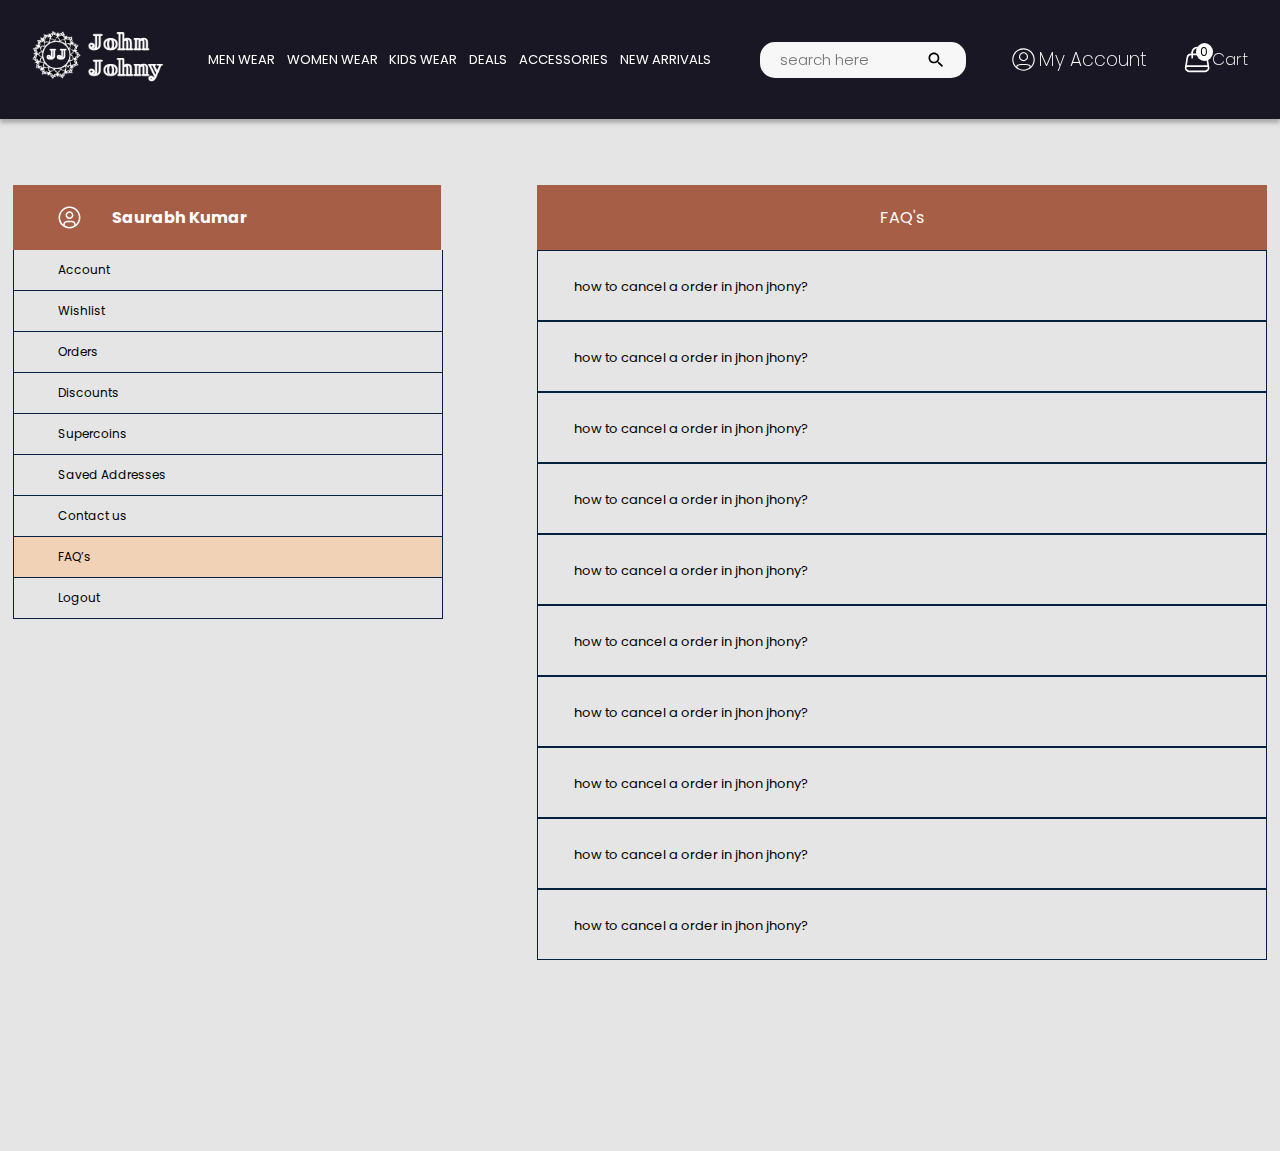
<file: My Profile Page/FAQ`s/index.html>
<!doctype html>
<html lang="en">

<head>

    <!-- Required meta tags -->
    <meta charset="utf-8">
    <meta name="viewport" content="width=device-width, initial-scale=1">

    <!-- Bootstrap CSS -->
    <link href="https://cdn.jsdelivr.net/npm/bootstrap@5.1.3/dist/css/bootstrap.min.css" rel="stylesheet"
        integrity="sha384-1BmE4kWBq78iYhFldvKuhfTAU6auU8tT94WrHftjDbrCEXSU1oBoqyl2QvZ6jIW3" crossorigin="anonymous">

    <!-- Bootstrap Icon(only) CDN -->
    <link rel="stylesheet" href="https://cdn.jsdelivr.net/npm/bootstrap-icons@1.8.1/font/bootstrap-icons.css">

    <!-- fonts -->
    <link rel="preconnect" href="https://fonts.googleapis.com">
    <link rel="preconnect" href="https://fonts.gstatic.com" crossorigin>
    <link href="https://fonts.googleapis.com/css2?family=Poppins:wght@300;400;500;600&display=swap" rel="stylesheet">

    <!-- stylesheet -->
    <link rel="stylesheet" href="stylesheet.css">

    <!-- Navbar css -->
    <link rel="stylesheet" href="../navBar/style/navBar.css">

    <!-- responshive -->
    <link rel="stylesheet" href="responsive.css">
<link rel="stylesheet" href="../navBar/style/myAccount.css">

    <!-- Page Title -->
    <title>FAQ's</title>


</head>

<body>
    
    <div class="navBarBoxContainer">
        <div class="navBar">
     <div class="navBarBox">
         <div class="navBarContainer">
             <div class="logoContainer">
                 <img src="images/logo.svg" alt="" class="companyLogo">
             </div>
             <div class="menus">

                 <a href="../../ProductPagewithoutlogin/productPageWithoutLogin.html">
                     <li>MEN WEAR</li>
                 </a> <a href="../../ProductPagewithoutlogin/productPageWithoutLogin.html">
                     <li>WOMEN WEAR</li>
                 </a> <a href="../../ProductPagewithoutlogin/productPageWithoutLogin.html">
                     <li>KIDS WEAR</li>
                 </a> <a href="">
                     <li>DEALS</li>
                 </a> <a href="">
                     <li>ACCESSORIES</li>
                 </a> <a href="">
                     <li>NEW ARRIVALS</li>
                 </a>
             </div>
             <div class="searchBar">
                 <div class="searchBarContainer">
                     <input class="searchHere" placeholder="search here">
                     <img class="searchLogo" src="icons/search_black_24dp.svg" alt="Search Logo">
                 </div>
             </div>
             <!-- <input type="text"> -->
             <div class="accountSection">
                 <div class="myAccountContainer">
                     <img class="accountLogo" src="icons/my_account.svg" alt="account logo">
                     <span class="myAccountTitle">
                         My Account
                     </span>
                 </div>
                 <div class="cart">
                     <div class="productNumber">0</div>
                     <img src="icons/bag.svg" alt="cart Logo" class="cartLogo">
                     <span class="cartTitle">Cart</span>
                 </div>
             </div>
             <div class="hamBurgerMenu">
                 <img src="icons/hamBurger.svg" alt="">
             </div>
         </div>

         <div class="navDownContainer" style="display: none !important;">
             <div class="menusMobile">
                  
                     <a href= "../../ProductPagewithoutlogin/productPageWithoutLogin.html">
                         <li>MEN WEAR</li>
                     </a> <a href= "../../ProductPagewithoutlogin/productPageWithoutLogin.html">
                         <li>WOMEN WEAR</li>
                     </a> <a href= "../../ProductPagewithoutlogin/productPageWithoutLogin.html">
                         <li>KIDS WEAR</li>
                     </a> <a href= "../../ProductPagewithoutlogin/productPageWithoutLogin.html">
                         <li>DEALS</li>
                     </a> <a href="">
                         <li>ACCESSORIES</li>
                     </a> <a href="">
                         <li>NEW ARRIVALS</li>
                     </a>
                 
             </div>
             <div class="accountSectionMobile">
                 <div class="myAccountContainer">
                     <img class="accountLogo" src="icons/my_account.svg" alt="account logo">
                     <span class="myAccountTitle">
                         My Account
                     </span>
                 </div>
                 <div class="cart">
                     <div class="productNumber">0</div>
                     <img src="icons/bag.svg" alt="cart Logo" class="cartLogo">
                     <span class="cartTitle">Cart</span>
                 </div>
             </div>
         </div>
     </div>
        </div>
    
 </nav>
 <section class="myAccountDropDown">
     <div class="myAccountDropDownContainer">
         <div class="myAccountUpContainer">
             <div class="welcomeSignBox">
                 <div class="welcomeContainer">
                     Hey, Welcome !!
                 </div>
                 <div class="signInContainer">
                     <button class="signInButton">SIGN IN</button>
                     <button class="registerButton">REGISTER
                     </button>
                 </div>
             </div>
         </div>
         <div class="myAccountDownContainer">
             <hr>
             <div class="lists"><a href="../Wishlist/index.html"><img src="icons/akar-icons_heart (1).svg"><span>
                Wishlist</span></a></div>
                <hr>
    <div class="lists"><a href="../Order Placed/index.html" > <img src="icons/carbon_order-details.svg"><span>
                Orders</span></a></div><hr>
    <div class="lists"><a href="../discount/discount.html"> <img src="icons/tabler_shopping-cart-discount.svg"><span>
                Discounts</span></a></div><hr>
                <div class="lists"><a href="../discount/discount.html"> <img src="icons/Group (7).svg"><span>
                    Supercoins</span></a></div><hr>
    <div class="lists"><a href="../Saved_address/index.html"> <img src="icons/Vector (5).svg"><span>
                Saved Address</span> </a></div><hr>
    <div class="lists"><a href="../Contact us/index.html"> <img src="icons/cil_contact.svg"><span>
                Contact us</span></a></div><hr>
    <div class="lists"><a href="../FAQ`s/index.html"> <img src="icons/Group (8).svg"><span>
                FAQ's</span></a></div>
             
         </div>
     </div>

 </section>
</div> 
    <section class="margin_main">
        <div class="container-fluid">
            <!-- sidebar -->
            <div class="sidebar">
                <div class="header">
                    <svg class="svg_sty" width="25" height="25" viewBox="0 0 16 16" fill="none"
                        xmlns="http://www.w3.org/2000/svg">
                        <path
                            d="M8 4C7.50555 4 7.0222 4.14662 6.61108 4.42133C6.19995 4.69603 5.87952 5.08648 5.6903 5.54329C5.50108 6.00011 5.45157 6.50277 5.54804 6.98773C5.6445 7.47268 5.8826 7.91814 6.23223 8.26777C6.58187 8.6174 7.02732 8.8555 7.51228 8.95196C7.99723 9.04843 8.4999 8.99892 8.95671 8.8097C9.41353 8.62048 9.80397 8.30005 10.0787 7.88893C10.3534 7.4778 10.5 6.99445 10.5 6.5C10.5 5.83696 10.2366 5.20107 9.76777 4.73223C9.29893 4.26339 8.66304 4 8 4ZM8 8C7.70333 8 7.41332 7.91203 7.16665 7.7472C6.91997 7.58238 6.72771 7.34811 6.61418 7.07402C6.50065 6.79994 6.47095 6.49834 6.52882 6.20736C6.5867 5.91639 6.72956 5.64912 6.93934 5.43934C7.14912 5.22956 7.41639 5.0867 7.70737 5.02882C7.99834 4.97094 8.29994 5.00065 8.57403 5.11418C8.84812 5.22771 9.08238 5.41997 9.24721 5.66664C9.41203 5.91332 9.5 6.20333 9.5 6.5C9.4996 6.8977 9.34144 7.279 9.06022 7.56022C8.779 7.84144 8.3977 7.9996 8 8Z"
                            fill="White" />
                        <path
                            d="M8 1C6.61553 1 5.26216 1.41054 4.11101 2.17971C2.95987 2.94888 2.06266 4.04213 1.53285 5.32122C1.00303 6.6003 0.86441 8.00776 1.13451 9.36563C1.4046 10.7235 2.07129 11.9708 3.05026 12.9497C4.02922 13.9287 5.2765 14.5954 6.63437 14.8655C7.99224 15.1356 9.3997 14.997 10.6788 14.4672C11.9579 13.9373 13.0511 13.0401 13.8203 11.889C14.5895 10.7378 15 9.38447 15 8C14.9979 6.14413 14.2597 4.36489 12.9474 3.05259C11.6351 1.7403 9.85587 1.00212 8 1ZM5 13.1885V12.5C5.0004 12.1023 5.15856 11.721 5.43978 11.4398C5.721 11.1586 6.1023 11.0004 6.5 11H9.5C9.89771 11.0004 10.279 11.1586 10.5602 11.4398C10.8414 11.721 10.9996 12.1023 11 12.5V13.1885C10.0896 13.7201 9.05426 14.0002 8 14.0002C6.94574 14.0002 5.91042 13.7201 5 13.1885ZM11.996 12.463C11.986 11.8072 11.7188 11.1815 11.252 10.7208C10.7851 10.2601 10.1559 10.0012 9.5 10H6.5C5.84409 10.0012 5.21492 10.2601 4.74805 10.7208C4.28117 11.1815 4.01397 11.8072 4.004 12.463C3.09729 11.6534 2.45787 10.5874 2.17042 9.40633C1.88297 8.22523 1.96105 6.98467 2.39432 5.84893C2.82759 4.71319 3.59561 3.73583 4.59669 3.04628C5.59776 2.35673 6.78467 1.98751 8.00025 1.98751C9.21583 1.98751 10.4027 2.35673 11.4038 3.04628C12.4049 3.73583 13.1729 4.71319 13.6062 5.84893C14.0395 6.98467 14.1175 8.22523 13.8301 9.40633C13.5426 10.5874 12.9032 11.6534 11.9965 12.463H11.996Z"
                            fill="White" />
                    </svg>
                    <h2 class="main_name">Saurabh Kumar</h2>
                </div>
                <ul>
                    <li><a href="../My Profile/index.html">Account</a></li>
                    <li><a href="../Wishlist/index.html">Wishlist</a></li>
                    <li><a href="../Order Placed/index.html">Orders</a></li>
                    <li><a href="../discount/discount.html">Discounts</a></li>
                    <li><a href="#">Supercoins</a></li>
                    <li><a href="../Saved_address/index.html">Saved Addresses</a></li>
                    <li><a href="../Contact us/index.html">Contact us</a></li>
                    <li><a id="faq_checkin" href="../FAQ`s/index.html">FAQ’s</a></li>
                    <li><a href="#">Logout</a></li>
                </ul>
            </div>


            <!-- Content -->
            <div class="content">
                <div class="content_heading">
                    <h2>FAQ's</h2>
                </div>
                <div class="allFAQ">
                    <div class="only-border">
                        <p class="faq-ques"><a href="#" class="customer-ques">how to cancel a order in jhon jhony?</a></p>
                    </div>
                    <div class="only-border">
                        <p class="faq-ques"><a href="#" class="customer-ques">how to cancel a order in jhon jhony?</a></p>
                    </div>
                    <div class="only-border">
                        <p class="faq-ques"><a href="#" class="customer-ques">how to cancel a order in jhon jhony?</a></p>
                    </div>
                    <div class="only-border">
                        <p class="faq-ques"><a href="#" class="customer-ques">how to cancel a order in jhon jhony?</a></p>
                    </div>
                    <div class="only-border">
                        <p class="faq-ques"><a href="#" class="customer-ques">how to cancel a order in jhon jhony?</a></p>
                    </div>
                    <div class="only-border">
                        <p class="faq-ques"><a href="#" class="customer-ques">how to cancel a order in jhon jhony?</a></p>
                    </div>
                    <div class="only-border">
                        <p class="faq-ques"><a href="#" class="customer-ques">how to cancel a order in jhon jhony?</a></p>
                    </div>
                    <div class="only-border">
                        <p class="faq-ques"><a href="#" class="customer-ques">how to cancel a order in jhon jhony?</a></p>
                    </div>
                    <div class="only-border">
                        <p class="faq-ques"><a href="#" class="customer-ques">how to cancel a order in jhon jhony?</a></p>
                    </div>
                    <div class="only-border">
                        <p class="faq-ques"><a href="#" class="customer-ques">how to cancel a order in jhon jhony?</a></p>
                    </div>
                </div>
            </div>
        </section>

















            




    <!-- Bootstrap JS -->
    <!-- <script src="https://cdn.jsdelivr.net/npm/bootstrap@5.1.3/dist/js/bootstrap.bundle.min.js"
        integrity="sha384-ka7Sk0Gln4gmtz2MlQnikT1wXgYsOg+OMhuP+IlRH9sENBO0LRn5q+8nbTov4+1p" crossorigin="anonymous">
    </script> -->

    <script src="https://code.jquery.com/jquery-3.6.0.min.js"
        integrity="sha256-/xUj+3OJU5yExlq6GSYGSHk7tPXikynS7ogEvDej/m4=" crossorigin="anonymous">
    </script>

    <script src="../navBar/script/navBar.js"></script>

    <!-- <script>
        $(document).ready(function () {
            $('.navBar').load("/navBar/navBar.html");
        });
    </script> -->



</body>

</html>
</file>
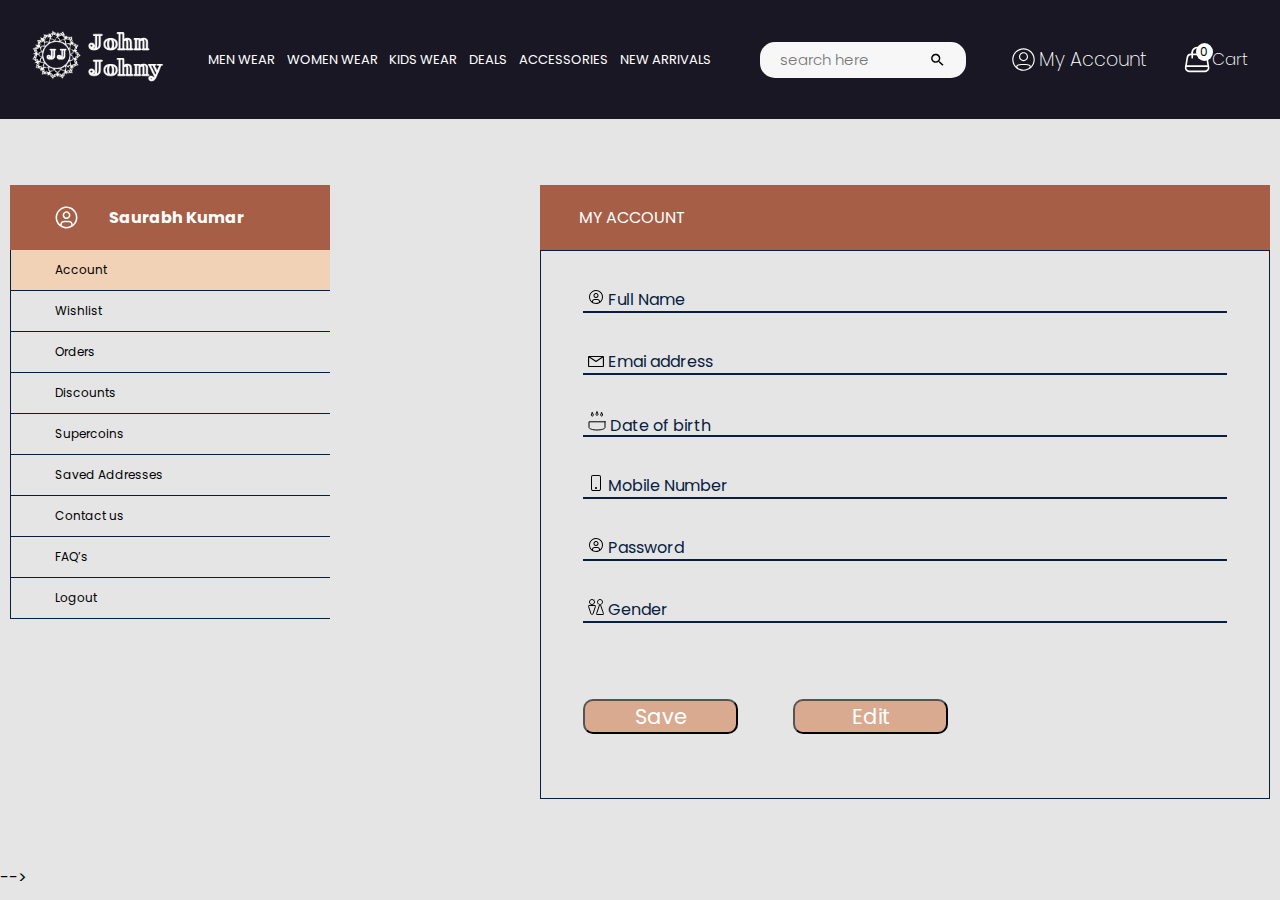
<file: My Profile Page/My Profile/index.html>
<!doctype html>
<html lang="en">

<head>

    <!-- Required meta tags -->
    <meta charset="utf-8">
    <meta name="viewport" content="width=device-width, initial-scale=1">

    <!-- Bootstrap CSS -->
    <link href="https://cdn.jsdelivr.net/npm/bootstrap@5.1.3/dist/css/bootstrap.min.css" rel="stylesheet"
        integrity="sha384-1BmE4kWBq78iYhFldvKuhfTAU6auU8tT94WrHftjDbrCEXSU1oBoqyl2QvZ6jIW3" crossorigin="anonymous">

    <!-- Bootstrap Icon(only) CDN -->
    <link rel="stylesheet" href="https://cdn.jsdelivr.net/npm/bootstrap-icons@1.8.1/font/bootstrap-icons.css">

    <!-- fonts -->
    <link rel="preconnect" href="https://fonts.googleapis.com">
    <link rel="preconnect" href="https://fonts.gstatic.com" crossorigin>
    <link href="https://fonts.googleapis.com/css2?family=Poppins:wght@300;400;500;600&display=swap" rel="stylesheet">


    <!-- stylesheet -->
    <link rel="stylesheet" href="stylesheet.css">

    <!-- responshive -->
    <link rel="stylesheet" href="responsive.css">

    <!-- Navbar css -->
    <link rel="stylesheet" href="../navBar/style/navBar.css">
    <link rel="stylesheet" href="../navBar/style/myAccount.css">

    <!-- Page Title -->
    <title>My Profile</title>

</head>

<body>

    <div class="navBarBoxContainer">
        <div class="navBar">
            <div class="navBarBox">
                <div class="navBarContainer">
                    <div class="logoContainer">
                        <img src="images/logo.svg" alt="" class="companyLogo">
                    </div>
                    <div class="menus">

                        <a href="../../ProductPagewithoutlogin/productPageWithoutLogin.html">
                            <li>MEN WEAR</li>
                        </a> <a href="../../ProductPagewithoutlogin/productPageWithoutLogin.html">
                            <li>WOMEN WEAR</li>
                        </a> <a href="../../ProductPagewithoutlogin/productPageWithoutLogin.html">
                            <li>KIDS WEAR</li>
                        </a> <a href="">
                            <li>DEALS</li>
                        </a> <a href="">
                            <li>ACCESSORIES</li>
                        </a> <a href="">
                            <li>NEW ARRIVALS</li>
                        </a>
                    </div>
                    <div class="searchBar">
                        <div class="searchBarContainer">
                            <input class="searchHere" placeholder="search here">
                            <img class="searchLogo" src="icons/search_black_24dp.svg" alt="Search Logo">
                        </div>
                    </div>
                    <!-- <input type="text"> -->
                    <div class="accountSection">
                        <div class="myAccountContainer">
                            <img class="accountLogo" src="icons/my_account.svg" alt="account logo">
                            <span class="myAccountTitle">
                                My Account
                            </span>
                        </div>
                        <div class="cart">
                            <div class="productNumber">0</div>
                            <img src="icons/bag.svg" alt="cart Logo" class="cartLogo">
                            <span class="cartTitle">Cart</span>
                        </div>
                    </div>
                    <div class="hamBurgerMenu">
                        <img src="icons/hamBurger.svg" alt="">
                    </div>
                </div>

                <div class="navDownContainer" style="display: none !important;">
                    <div class="menusMobile">

                        <a href="../../ProductPagewithoutlogin/productPageWithoutLogin.html">
                            <li>MEN WEAR</li>
                        </a> <a href="../../ProductPagewithoutlogin/productPageWithoutLogin.html">
                            <li>WOMEN WEAR</li>
                        </a> <a href="../../ProductPagewithoutlogin/productPageWithoutLogin.html">
                            <li>KIDS WEAR</li>
                        </a> <a href="../../ProductPagewithoutlogin/productPageWithoutLogin.html">
                            <li>DEALS</li>
                        </a> <a href="">
                            <li>ACCESSORIES</li>
                        </a> <a href="">
                            <li>NEW ARRIVALS</li>
                        </a>

                    </div>
                    <div class="accountSectionMobile">
                        <div class="myAccountContainer">
                            <img class="accountLogo" src="icons/my_account.svg" alt="account logo">
                            <span class="myAccountTitle">
                                My Account
                            </span>
                        </div>
                        <div class="cart">
                            <div class="productNumber">0</div>
                            <img src="icons/bag.svg" alt="cart Logo" class="cartLogo">
                            <span class="cartTitle">Cart</span>
                        </div>
                    </div>
                </div>
            </div>
        </div>

        </nav>
        <section class="myAccountDropDown">
            <div class="myAccountDropDownContainer">
                <div class="myAccountUpContainer">
                    <div class="welcomeSignBox">
                        <div class="welcomeContainer">
                            Hey, Welcome !!
                        </div>
                        <div class="signInContainer">
                            <button class="signInButton">SIGN IN</button>
                            <button class="registerButton">REGISTER
                            </button>
                        </div>
                    </div>
                </div>
                <div class="myAccountDownContainer">
                    <hr>
                    <div class="lists"><a href="../Wishlist/index.html"><img src="icons/akar-icons_heart (1).svg"><span>
                                Wishlist</span></a></div>
                    <hr>
                    <div class="lists"><a href="../Order Placed/index.html"> <img
                                src="icons/carbon_order-details.svg"><span>
                                Orders</span></a></div>
                    <hr>
                    <div class="lists"><a href="../discount/discount.html"> <img
                                src="icons/tabler_shopping-cart-discount.svg"><span>
                                Discounts</span></a></div>
                    <hr>
                    <div class="lists"><a href="../discount/discount.html"> <img src="icons/Group (7).svg"><span>
                                Supercoins</span></a></div>
                    <hr>
                    <div class="lists"><a href="../Saved_address/index.html"> <img src="icons/Vector (5).svg"><span>
                                Saved Address</span> </a></div>
                    <hr>
                    <div class="lists"><a href="../Contact us/index.html"> <img src="icons/cil_contact.svg"><span>
                                Contact us</span></a></div>
                    <hr>
                    <div class="lists"><a href="../FAQ`s/index.html"> <img src="icons/Group (8).svg"><span>
                                FAQ's</span></a></div>

                </div>
            </div>

        </section>
    </div>

    <section class="margin_main">
        <div class="container-fluid">
            <!-- sidebar -->
            <div class="sidebar">
                <div class="header">
                    <svg class="svg_sty" width="25" height="25" viewBox="0 0 16 16" fill="none"
                        xmlns="http://www.w3.org/2000/svg">
                        <path
                            d="M8 4C7.50555 4 7.0222 4.14662 6.61108 4.42133C6.19995 4.69603 5.87952 5.08648 5.6903 5.54329C5.50108 6.00011 5.45157 6.50277 5.54804 6.98773C5.6445 7.47268 5.8826 7.91814 6.23223 8.26777C6.58187 8.6174 7.02732 8.8555 7.51228 8.95196C7.99723 9.04843 8.4999 8.99892 8.95671 8.8097C9.41353 8.62048 9.80397 8.30005 10.0787 7.88893C10.3534 7.4778 10.5 6.99445 10.5 6.5C10.5 5.83696 10.2366 5.20107 9.76777 4.73223C9.29893 4.26339 8.66304 4 8 4ZM8 8C7.70333 8 7.41332 7.91203 7.16665 7.7472C6.91997 7.58238 6.72771 7.34811 6.61418 7.07402C6.50065 6.79994 6.47095 6.49834 6.52882 6.20736C6.5867 5.91639 6.72956 5.64912 6.93934 5.43934C7.14912 5.22956 7.41639 5.0867 7.70737 5.02882C7.99834 4.97094 8.29994 5.00065 8.57403 5.11418C8.84812 5.22771 9.08238 5.41997 9.24721 5.66664C9.41203 5.91332 9.5 6.20333 9.5 6.5C9.4996 6.8977 9.34144 7.279 9.06022 7.56022C8.779 7.84144 8.3977 7.9996 8 8Z"
                            fill="White" />
                        <path
                            d="M8 1C6.61553 1 5.26216 1.41054 4.11101 2.17971C2.95987 2.94888 2.06266 4.04213 1.53285 5.32122C1.00303 6.6003 0.86441 8.00776 1.13451 9.36563C1.4046 10.7235 2.07129 11.9708 3.05026 12.9497C4.02922 13.9287 5.2765 14.5954 6.63437 14.8655C7.99224 15.1356 9.3997 14.997 10.6788 14.4672C11.9579 13.9373 13.0511 13.0401 13.8203 11.889C14.5895 10.7378 15 9.38447 15 8C14.9979 6.14413 14.2597 4.36489 12.9474 3.05259C11.6351 1.7403 9.85587 1.00212 8 1ZM5 13.1885V12.5C5.0004 12.1023 5.15856 11.721 5.43978 11.4398C5.721 11.1586 6.1023 11.0004 6.5 11H9.5C9.89771 11.0004 10.279 11.1586 10.5602 11.4398C10.8414 11.721 10.9996 12.1023 11 12.5V13.1885C10.0896 13.7201 9.05426 14.0002 8 14.0002C6.94574 14.0002 5.91042 13.7201 5 13.1885ZM11.996 12.463C11.986 11.8072 11.7188 11.1815 11.252 10.7208C10.7851 10.2601 10.1559 10.0012 9.5 10H6.5C5.84409 10.0012 5.21492 10.2601 4.74805 10.7208C4.28117 11.1815 4.01397 11.8072 4.004 12.463C3.09729 11.6534 2.45787 10.5874 2.17042 9.40633C1.88297 8.22523 1.96105 6.98467 2.39432 5.84893C2.82759 4.71319 3.59561 3.73583 4.59669 3.04628C5.59776 2.35673 6.78467 1.98751 8.00025 1.98751C9.21583 1.98751 10.4027 2.35673 11.4038 3.04628C12.4049 3.73583 13.1729 4.71319 13.6062 5.84893C14.0395 6.98467 14.1175 8.22523 13.8301 9.40633C13.5426 10.5874 12.9032 11.6534 11.9965 12.463H11.996Z"
                            fill="White" />
                    </svg>
                    <h2 class="main_name">Saurabh Kumar</h2>
                </div>
                <ul>
                    <li><a id="account_checkin" href="../My Profile/index.html">Account</a></li>
                    <li><a href="../Wishlist/index.html">Wishlist</a></li>
                    <li><a href="../Order Placed/index.html">Orders</a></li>
                    <li><a href="../discount/discount.html">Discounts</a></li>
                    <li><a href="#">Supercoins</a></li>
                    <li><a href="../Saved_address/index.html">Saved Addresses</a></li>
                    <li><a href="../Contact us/index.html">Contact us</a></li>
                    <li><a href="../FAQ`s/index.html">FAQ’s</a></li>
                    <li><a href="#">Logout</a></li>
                </ul>
            </div>

            <!-- Content -->
            <div class="content mb-5">
                <div class="content_heading">
                    <h2>MY ACCOUNT</h2>
                </div>
                <div class="only-border">
                    <form method="post">
                        <div class="txt_field">
                            <input type="text" required>
                            <label><svg width="16" height="16" viewBox="0 0 16 16" fill="black"
                                    xmlns="http://www.w3.org/2000/svg">
                                    <path
                                        d="M8 4C7.50555 4 7.0222 4.14662 6.61108 4.42133C6.19995 4.69603 5.87952 5.08648 5.6903 5.54329C5.50108 6.00011 5.45157 6.50277 5.54804 6.98773C5.6445 7.47268 5.8826 7.91814 6.23223 8.26777C6.58187 8.6174 7.02732 8.8555 7.51228 8.95196C7.99723 9.04843 8.4999 8.99892 8.95671 8.8097C9.41353 8.62048 9.80397 8.30005 10.0787 7.88893C10.3534 7.4778 10.5 6.99445 10.5 6.5C10.5 5.83696 10.2366 5.20107 9.76777 4.73223C9.29893 4.26339 8.66304 4 8 4ZM8 8C7.70333 8 7.41332 7.91203 7.16665 7.7472C6.91997 7.58238 6.72771 7.34811 6.61418 7.07402C6.50065 6.79994 6.47095 6.49834 6.52882 6.20736C6.5867 5.91639 6.72956 5.64912 6.93934 5.43934C7.14912 5.22956 7.41639 5.0867 7.70737 5.02882C7.99834 4.97094 8.29994 5.00065 8.57403 5.11418C8.84812 5.22771 9.08238 5.41997 9.24721 5.66664C9.41203 5.91332 9.5 6.20333 9.5 6.5C9.4996 6.8977 9.34144 7.279 9.06022 7.56022C8.779 7.84144 8.3977 7.9996 8 8Z"
                                        fill="black" />
                                    <path
                                        d="M8 1C6.61553 1 5.26216 1.41054 4.11101 2.17971C2.95987 2.94888 2.06266 4.04213 1.53285 5.32122C1.00303 6.6003 0.86441 8.00776 1.13451 9.36563C1.4046 10.7235 2.07129 11.9708 3.05026 12.9497C4.02922 13.9287 5.2765 14.5954 6.63437 14.8655C7.99224 15.1356 9.3997 14.997 10.6788 14.4672C11.9579 13.9373 13.0511 13.0401 13.8203 11.889C14.5895 10.7378 15 9.38447 15 8C14.9979 6.14413 14.2597 4.36489 12.9474 3.05259C11.6351 1.7403 9.85587 1.00212 8 1ZM5 13.1885V12.5C5.0004 12.1023 5.15856 11.721 5.43978 11.4398C5.721 11.1586 6.1023 11.0004 6.5 11H9.5C9.89771 11.0004 10.279 11.1586 10.5602 11.4398C10.8414 11.721 10.9996 12.1023 11 12.5V13.1885C10.0896 13.7201 9.05426 14.0002 8 14.0002C6.94574 14.0002 5.91042 13.7201 5 13.1885ZM11.996 12.463C11.986 11.8072 11.7188 11.1815 11.252 10.7208C10.7851 10.2601 10.1559 10.0012 9.5 10H6.5C5.84409 10.0012 5.21492 10.2601 4.74805 10.7208C4.28117 11.1815 4.01397 11.8072 4.004 12.463C3.09729 11.6534 2.45787 10.5874 2.17042 9.40633C1.88297 8.22523 1.96105 6.98467 2.39432 5.84893C2.82759 4.71319 3.59561 3.73583 4.59669 3.04628C5.59776 2.35673 6.78467 1.98751 8.00025 1.98751C9.21583 1.98751 10.4027 2.35673 11.4038 3.04628C12.4049 3.73583 13.1729 4.71319 13.6062 5.84893C14.0395 6.98467 14.1175 8.22523 13.8301 9.40633C13.5426 10.5874 12.9032 11.6534 11.9965 12.463H11.996Z"
                                        fill="black" />
                                </svg>
                                Full Name</label>
                        </div>
                        <div class="txt_field">
                            <input type="text" required>
                            <label><svg width="16" height="11" viewBox="0 0 16 11" fill="none"
                                    xmlns="http://www.w3.org/2000/svg">
                                    <path
                                        d="M14.8571 0H1.14286C0.839753 0 0.549062 0.115892 0.334735 0.322183C0.120408 0.528472 0 0.808262 0 1.1V9.9C0 10.1917 0.120408 10.4715 0.334735 10.6778C0.549062 10.8841 0.839753 11 1.14286 11H14.8571C15.1602 11 15.4509 10.8841 15.6653 10.6778C15.8796 10.4715 16 10.1917 16 9.9V1.1C16 0.808262 15.8796 0.528472 15.6653 0.322183C15.4509 0.115892 15.1602 0 14.8571 0ZM13.6 1.1L8 4.829L2.4 1.1H13.6ZM1.14286 9.9V1.6005L7.67429 5.951C7.76994 6.01487 7.88358 6.0491 8 6.0491C8.11642 6.0491 8.23006 6.01487 8.32571 5.951L14.8571 1.6005V9.9H1.14286Z"
                                        fill="black" />
                                </svg>
                                Emai address</label>
                        </div>
                        <div class="txt_field">
                            <input type="text" required>
                            <label><svg width="18" height="20" viewBox="0 0 18 20" fill="none"
                                    xmlns="http://www.w3.org/2000/svg">
                                    <path
                                        d="M4.30686 1.66162C4.6438 2.44486 5.34176 3.43243 5.31769 4.00649C5.3253 4.14289 5.30441 4.27938 5.25637 4.40708C5.20833 4.53478 5.13422 4.65082 5.03887 4.74766C4.94351 4.84449 4.82905 4.91994 4.70293 4.9691C4.5768 5.01826 4.44185 5.04002 4.30686 5.03297C4.17186 5.04002 4.03691 5.01826 3.91079 4.9691C3.78467 4.91994 3.67021 4.84449 3.57485 4.74766C3.4795 4.65082 3.40539 4.53478 3.35735 4.40708C3.30931 4.27938 3.28841 4.14289 3.29603 4.00649C3.27196 3.43243 3.96992 2.44486 4.31167 1.66162H4.30686ZM17 10.7978V16.4022C16.9567 17.8616 13.3899 19 9 19C4.61011 19 1.04332 17.8422 1 16.4022V10.7978H17ZM9 1C9.34176 1.78324 10.0397 2.77081 10.0156 3.34486C10.024 3.48209 10.0035 3.61956 9.95553 3.7482C9.90752 3.87684 9.83308 3.99374 9.73711 4.09119C9.64115 4.18864 9.52584 4.26442 9.39878 4.31355C9.27173 4.36268 9.13582 4.38404 9 4.37622C8.86531 4.37958 8.73135 4.35517 8.6063 4.30446C8.48125 4.25376 8.36774 4.17783 8.2727 4.08132C8.17765 3.9848 8.10306 3.86972 8.05349 3.7431C8.00391 3.61648 7.98039 3.48098 7.98436 3.34486C7.98436 2.77081 8.65824 1.78324 9 1ZM13.6594 1.65676C14.0012 2.44 14.6943 3.42757 14.6751 4.00162C14.6798 4.13792 14.6567 4.27374 14.6074 4.40068C14.5581 4.52762 14.4835 4.64299 14.3883 4.73965C14.2931 4.83631 14.1793 4.91221 14.054 4.96267C13.9286 5.01312 13.7943 5.03705 13.6594 5.03297V5.03297C13.5246 5.03705 13.3903 5.01312 13.2649 4.96267C13.1396 4.91221 13.0258 4.83631 12.9306 4.73965C12.8354 4.64299 12.7608 4.52762 12.7115 4.40068C12.6622 4.27374 12.6391 4.13792 12.6438 4.00162C12.6438 3.42757 13.3177 2.44 13.6594 1.65676V1.65676Z"
                                        stroke="black" stroke-linecap="round" stroke-linejoin="round" />
                                </svg>

                                Date of birth</label>
                        </div>
                        <div class="txt_field">
                            <input type="text" required>
                            <label><svg width="16" height="16" viewBox="0 0 16 16" fill="none"
                                    xmlns="http://www.w3.org/2000/svg">
                                    <g clip-path="url(#clip0_68_739)">
                                        <path
                                            d="M11 1C11.2652 1 11.5196 1.10536 11.7071 1.29289C11.8946 1.48043 12 1.73478 12 2V14C12 14.2652 11.8946 14.5196 11.7071 14.7071C11.5196 14.8946 11.2652 15 11 15H5C4.73478 15 4.48043 14.8946 4.29289 14.7071C4.10536 14.5196 4 14.2652 4 14V2C4 1.73478 4.10536 1.48043 4.29289 1.29289C4.48043 1.10536 4.73478 1 5 1H11ZM5 0C4.46957 0 3.96086 0.210714 3.58579 0.585786C3.21071 0.960859 3 1.46957 3 2V14C3 14.5304 3.21071 15.0391 3.58579 15.4142C3.96086 15.7893 4.46957 16 5 16H11C11.5304 16 12.0391 15.7893 12.4142 15.4142C12.7893 15.0391 13 14.5304 13 14V2C13 1.46957 12.7893 0.960859 12.4142 0.585786C12.0391 0.210714 11.5304 0 11 0L5 0Z"
                                            fill="black" />
                                        <path
                                            d="M8 14C8.26522 14 8.51957 13.8946 8.70711 13.7071C8.89464 13.5196 9 13.2652 9 13C9 12.7348 8.89464 12.4804 8.70711 12.2929C8.51957 12.1054 8.26522 12 8 12C7.73478 12 7.48043 12.1054 7.29289 12.2929C7.10536 12.4804 7 12.7348 7 13C7 13.2652 7.10536 13.5196 7.29289 13.7071C7.48043 13.8946 7.73478 14 8 14Z"
                                            fill="black" />
                                    </g>
                                    <defs>
                                        <clipPath id="clip0_68_739">
                                            <rect width="16" height="16" fill="Black" />
                                        </clipPath>
                                    </defs>
                                </svg>
                                Mobile Number</label>
                        </div>
                        <div class="txt_field">
                            <input type="text" required>
                            <label><svg width="16" height="16" viewBox="0 0 16 16" fill="none"
                                    xmlns="http://www.w3.org/2000/svg">
                                    <path
                                        d="M8 4C7.50555 4 7.0222 4.14662 6.61108 4.42133C6.19995 4.69603 5.87952 5.08648 5.6903 5.54329C5.50108 6.00011 5.45157 6.50277 5.54804 6.98773C5.6445 7.47268 5.8826 7.91814 6.23223 8.26777C6.58187 8.6174 7.02732 8.8555 7.51228 8.95196C7.99723 9.04843 8.4999 8.99892 8.95671 8.8097C9.41353 8.62048 9.80397 8.30005 10.0787 7.88893C10.3534 7.4778 10.5 6.99445 10.5 6.5C10.5 5.83696 10.2366 5.20107 9.76777 4.73223C9.29893 4.26339 8.66304 4 8 4ZM8 8C7.70333 8 7.41332 7.91203 7.16665 7.7472C6.91997 7.58238 6.72771 7.34811 6.61418 7.07402C6.50065 6.79994 6.47095 6.49834 6.52882 6.20736C6.5867 5.91639 6.72956 5.64912 6.93934 5.43934C7.14912 5.22956 7.41639 5.0867 7.70737 5.02882C7.99834 4.97094 8.29994 5.00065 8.57403 5.11418C8.84812 5.22771 9.08238 5.41997 9.24721 5.66664C9.41203 5.91332 9.5 6.20333 9.5 6.5C9.4996 6.8977 9.34144 7.279 9.06022 7.56022C8.779 7.84144 8.3977 7.9996 8 8Z"
                                        fill="black" />
                                    <path
                                        d="M8 1C6.61553 1 5.26216 1.41054 4.11101 2.17971C2.95987 2.94888 2.06266 4.04213 1.53285 5.32122C1.00303 6.6003 0.86441 8.00776 1.13451 9.36563C1.4046 10.7235 2.07129 11.9708 3.05026 12.9497C4.02922 13.9287 5.2765 14.5954 6.63437 14.8655C7.99224 15.1356 9.3997 14.997 10.6788 14.4672C11.9579 13.9373 13.0511 13.0401 13.8203 11.889C14.5895 10.7378 15 9.38447 15 8C14.9979 6.14413 14.2597 4.36489 12.9474 3.05259C11.6351 1.7403 9.85587 1.00212 8 1ZM5 13.1885V12.5C5.0004 12.1023 5.15856 11.721 5.43978 11.4398C5.721 11.1586 6.1023 11.0004 6.5 11H9.5C9.89771 11.0004 10.279 11.1586 10.5602 11.4398C10.8414 11.721 10.9996 12.1023 11 12.5V13.1885C10.0896 13.7201 9.05426 14.0002 8 14.0002C6.94574 14.0002 5.91042 13.7201 5 13.1885ZM11.996 12.463C11.986 11.8072 11.7188 11.1815 11.252 10.7208C10.7851 10.2601 10.1559 10.0012 9.5 10H6.5C5.84409 10.0012 5.21492 10.2601 4.74805 10.7208C4.28117 11.1815 4.01397 11.8072 4.004 12.463C3.09729 11.6534 2.45787 10.5874 2.17042 9.40633C1.88297 8.22523 1.96105 6.98467 2.39432 5.84893C2.82759 4.71319 3.59561 3.73583 4.59669 3.04628C5.59776 2.35673 6.78467 1.98751 8.00025 1.98751C9.21583 1.98751 10.4027 2.35673 11.4038 3.04628C12.4049 3.73583 13.1729 4.71319 13.6062 5.84893C14.0395 6.98467 14.1175 8.22523 13.8301 9.40633C13.5426 10.5874 12.9032 11.6534 11.9965 12.463H11.996Z"
                                        fill="black" />
                                </svg>
                                Password</label>
                        </div>
                        <div class="txt_field">
                            <input type="text" required>
                            <label><svg width="16" height="16" viewBox="0 0 16 16" fill="none"
                                    xmlns="http://www.w3.org/2000/svg">
                                    <path
                                        d="M0.691322 7.80759L0.697348 7.82276L0.702372 7.83828L2.95483 14.8004C3.06045 14.983 3.20895 15.1457 3.40927 15.288C3.59506 15.4199 3.79654 15.4894 4.02502 15.4996C4.19809 15.49 4.39371 15.4248 4.61712 15.2695C4.84559 15.1106 4.96791 14.9589 5.02831 14.8246L7.2886 7.83828L7.29363 7.82276L7.29965 7.80759C7.5218 7.24841 7.51989 6.91064 7.4465 6.72071C7.40323 6.60873 7.35671 6.56127 7.32549 6.53924C7.29576 6.51825 7.24313 6.49415 7.13879 6.49415H3.98767H0.852182C0.747848 6.49415 0.695212 6.51825 0.665482 6.53924C0.63426 6.56127 0.587746 6.60873 0.544475 6.72071C0.471081 6.91064 0.469172 7.24841 0.691322 7.80759ZM2.2219 4.76612C2.71149 5.25482 3.29058 5.49415 3.98767 5.49415C4.68486 5.49415 5.26742 5.25468 5.76283 4.76456C6.25644 4.27621 6.49805 3.69677 6.49805 2.99707C6.49805 2.29738 6.25644 1.71794 5.76283 1.22959L6.10598 0.882743L5.76283 1.22959C5.26742 0.739465 4.68486 0.5 3.98767 0.5C3.29058 0.5 2.71149 0.739329 2.2219 1.22802C1.73301 1.71602 1.49293 2.29594 1.49293 2.99707C1.49293 3.6982 1.73301 4.27812 2.2219 4.76612ZM15.3194 14.1796L15.3159 14.1704L15.3128 14.1611L12.5605 5.96602L12.4066 5.50795L12.8592 5.33856C13.35 5.15483 13.7476 4.85183 14.0607 4.42045C14.3683 3.9966 14.5205 3.52721 14.5205 2.99707C14.5205 2.29738 14.2789 1.71794 13.7853 1.22959C13.2899 0.739465 12.7073 0.5 12.0101 0.5C11.3129 0.5 10.7304 0.739465 10.235 1.22959C9.74136 1.71794 9.49975 2.29738 9.49975 2.99707C9.49975 3.53619 9.65624 4.01206 9.97272 4.44047C10.2947 4.87635 10.7002 5.17619 11.198 5.35054L11.6665 5.51464L11.5058 5.98434L8.70654 14.1638L8.70262 14.1753L8.69815 14.1866C8.47649 14.7445 8.48148 15.0796 8.55685 15.2677C8.60314 15.3832 8.65168 15.4332 8.68404 15.4563C8.71378 15.4775 8.7631 15.5 8.85901 15.5H15.1613C15.2573 15.5 15.3049 15.4775 15.3323 15.4577C15.3622 15.4361 15.4091 15.388 15.4533 15.2734C15.5284 15.0792 15.5317 14.7382 15.3194 14.1796Z"
                                        stroke="black" />
                                </svg>
                                Gender</label>
                        </div>
                        <div class="tabs">
                            <button type="button" class="btn" id="save_button">Save </button>
                            <button type="button" class="btn" id="edit_button">Edit </button>
                        </div>

                    </form>
                </div>
            </div>



        </div>
    </section>






    <!-- Bootstrap JS -->
    <script src="https://cdn.jsdelivr.net/npm/bootstrap@5.1.3/dist/js/bootstrap.bundle.min.js"
        integrity="sha384-ka7Sk0Gln4gmtz2MlQnikT1wXgYsOg+OMhuP+IlRH9sENBO0LRn5q+8nbTov4+1p" crossorigin="anonymous">
    </script> -->


    <script src="https://code.jquery.com/jquery-3.6.0.min.js"
        integrity="sha256-/xUj+3OJU5yExlq6GSYGSHk7tPXikynS7ogEvDej/m4=" crossorigin="anonymous">
    </script>

    <script src="../navBar/script/navBar.js"></script>
    <script>

    </script>
</body>

</html>
</file>
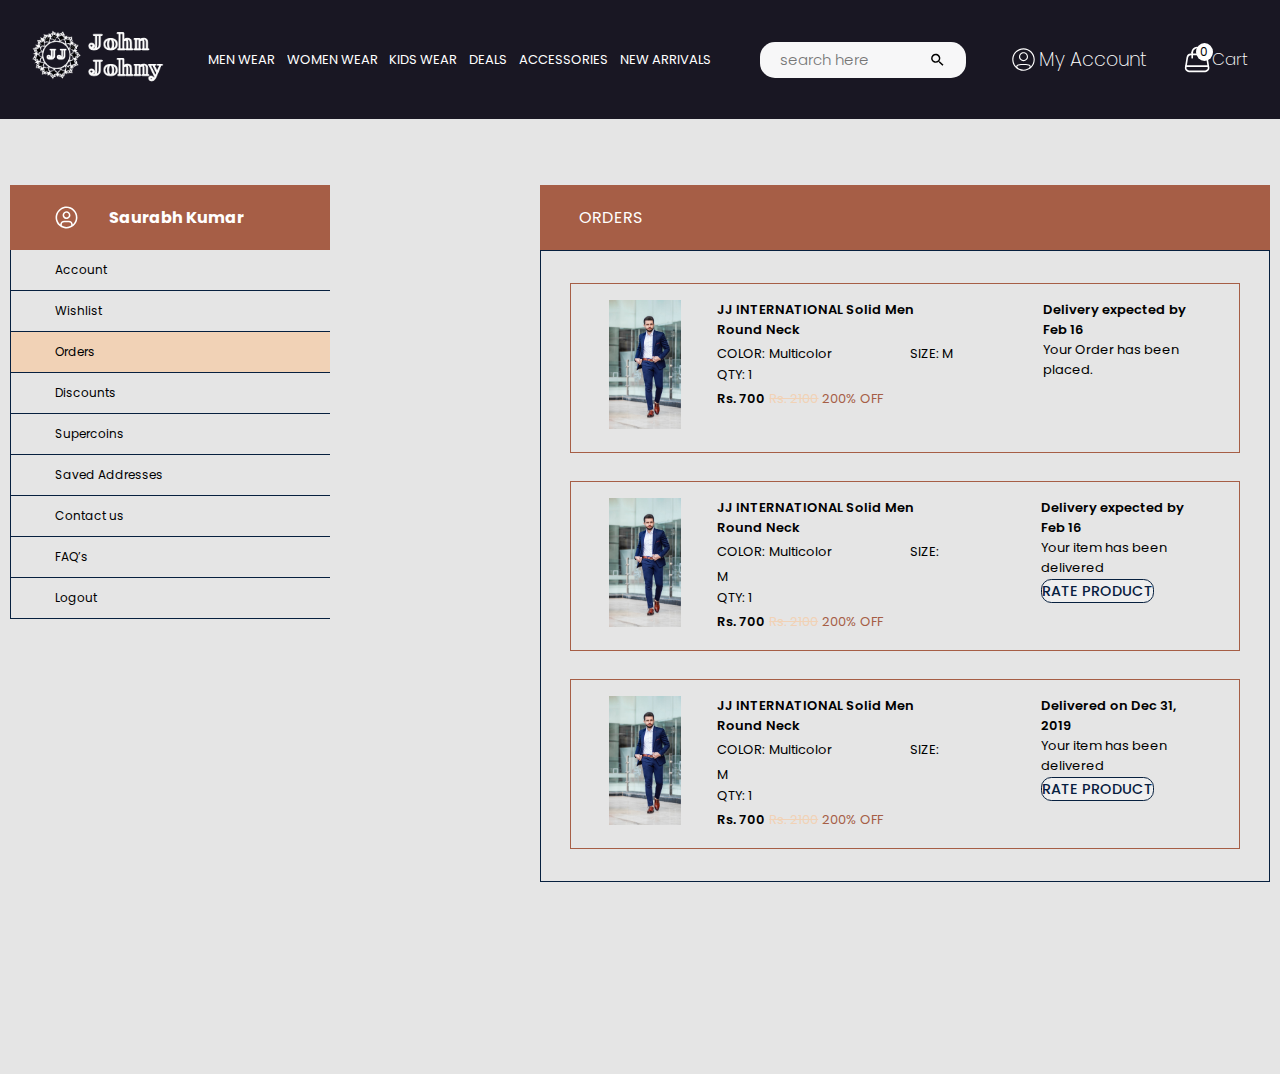
<file: My Profile Page/Order Placed/index.html>
<!doctype html>
<html lang="en">

<head>

    <!-- Required meta tags -->
    <meta charset="utf-8">
    <meta name="viewport" content="width=device-width, initial-scale=1">

    <!-- Bootstrap CSS -->
    <link href="https://cdn.jsdelivr.net/npm/bootstrap@5.1.3/dist/css/bootstrap.min.css" rel="stylesheet"
        integrity="sha384-1BmE4kWBq78iYhFldvKuhfTAU6auU8tT94WrHftjDbrCEXSU1oBoqyl2QvZ6jIW3" crossorigin="anonymous">

    <!-- Bootstrap Icon(only) CDN -->
    <link rel="stylesheet" href="https://cdn.jsdelivr.net/npm/bootstrap-icons@1.8.1/font/bootstrap-icons.css">

    <!-- fonts -->
    <link rel="preconnect" href="https://fonts.googleapis.com">
    <link rel="preconnect" href="https://fonts.gstatic.com" crossorigin>
    <link href="https://fonts.googleapis.com/css2?family=Poppins:wght@300;400;500;600&display=swap" rel="stylesheet">

    <!-- stylesheet -->
    <link rel="stylesheet" href="stylesheet.css">

    <!-- Navbar css -->
    <link rel="stylesheet" href="../navBar/style/navBar.css">

    <!-- responshive -->
    <link rel="stylesheet" href="responsive.css">
    <link rel="stylesheet" href="../navBar/style/myAccount.css">

    <!-- Page Title -->
    <title>Orders</title>

</head>

<body>
   
    <div class="navBarBoxContainer">
        <div class="navBar">
     <div class="navBarBox">
         <div class="navBarContainer">
             <div class="logoContainer">
                 <img src="images/logo.svg" alt="" class="companyLogo">
             </div>
             <div class="menus">

                 <a href="../../ProductPagewithoutlogin/productPageWithoutLogin.html">
                     <li>MEN WEAR</li>
                 </a> <a href="../../ProductPagewithoutlogin/productPageWithoutLogin.html">
                     <li>WOMEN WEAR</li>
                 </a> <a href="../../ProductPagewithoutlogin/productPageWithoutLogin.html">
                     <li>KIDS WEAR</li>
                 </a> <a href="">
                     <li>DEALS</li>
                 </a> <a href="">
                     <li>ACCESSORIES</li>
                 </a> <a href="">
                     <li>NEW ARRIVALS</li>
                 </a>
             </div>
             <div class="searchBar">
                 <div class="searchBarContainer">
                     <input class="searchHere" placeholder="search here">
                     <img class="searchLogo" src="icons/search_black_24dp.svg" alt="Search Logo">
                 </div>
             </div>
             <!-- <input type="text"> -->
             <div class="accountSection">
                 <div class="myAccountContainer">
                     <img class="accountLogo" src="icons/my_account.svg" alt="account logo">
                     <span class="myAccountTitle">
                         My Account
                     </span>
                 </div>
                 <div class="cart">
                     <div class="productNumber">0</div>
                     <img src="icons/bag.svg" alt="cart Logo" class="cartLogo">
                     <span class="cartTitle">Cart</span>
                 </div>
             </div>
             <div class="hamBurgerMenu">
                 <img src="icons/hamBurger.svg" alt="">
             </div>
         </div>

         <div class="navDownContainer" style="display: none !important;">
             <div class="menusMobile">
                  
                     <a href= "../../ProductPagewithoutlogin/productPageWithoutLogin.html">
                         <li>MEN WEAR</li>
                     </a> <a href= "../../ProductPagewithoutlogin/productPageWithoutLogin.html">
                         <li>WOMEN WEAR</li>
                     </a> <a href= "../../ProductPagewithoutlogin/productPageWithoutLogin.html">
                         <li>KIDS WEAR</li>
                     </a> <a href= "../../ProductPagewithoutlogin/productPageWithoutLogin.html">
                         <li>DEALS</li>
                     </a> <a href="">
                         <li>ACCESSORIES</li>
                     </a> <a href="">
                         <li>NEW ARRIVALS</li>
                     </a>
                 
             </div>
             <div class="accountSectionMobile">
                 <div class="myAccountContainer">
                     <img class="accountLogo" src="icons/my_account.svg" alt="account logo">
                     <span class="myAccountTitle">
                         My Account
                     </span>
                 </div>
                 <div class="cart">
                     <div class="productNumber">0</div>
                     <img src="icons/bag.svg" alt="cart Logo" class="cartLogo">
                     <span class="cartTitle">Cart</span>
                 </div>
             </div>
         </div>
     </div>
        </div>
    
 </nav>
 <section class="myAccountDropDown">
     <div class="myAccountDropDownContainer">
         <div class="myAccountUpContainer">
             <div class="welcomeSignBox">
                 <div class="welcomeContainer">
                     Hey, Welcome !!
                 </div>
                 <div class="signInContainer">
                     <button class="signInButton">SIGN IN</button>
                     <button class="registerButton">REGISTER
                     </button>
                 </div>
             </div>
         </div>
         <div class="myAccountDownContainer">
             <hr>
             <div class="lists"><a href="../Wishlist/index.html"><img src="icons/akar-icons_heart (1).svg"><span>
                Wishlist</span></a></div>
                <hr>
    <div class="lists"><a href="../Order Placed/index.html" > <img src="icons/carbon_order-details.svg"><span>
                Orders</span></a></div><hr>
    <div class="lists"><a href="../discount/discount.html"> <img src="icons/tabler_shopping-cart-discount.svg"><span>
                Discounts</span></a></div><hr>
                <div class="lists"><a href="../discount/discount.html"> <img src="icons/Group (7).svg"><span>
                    Supercoins</span></a></div><hr>
    <div class="lists"><a href="../Saved_address/index.html"> <img src="icons/Vector (5).svg"><span>
                Saved Address</span> </a></div><hr>
    <div class="lists"><a href="../Contact us/index.html"> <img src="icons/cil_contact.svg"><span>
                Contact us</span></a></div><hr>
    <div class="lists"><a href="../FAQ`s/index.html"> <img src="icons/Group (8).svg"><span>
                FAQ's</span></a></div>
             
         </div>
     </div>

 </section>
</div> 

    <section class="margin_main">
        <div class="container-fluid">
            <!-- sidebar -->
            <div class="sidebar">
                <div class="header">
                    <svg class="svg_sty" width="25" height="25" viewBox="0 0 16 16" fill="none"
                        xmlns="http://www.w3.org/2000/svg">
                        <path
                            d="M8 4C7.50555 4 7.0222 4.14662 6.61108 4.42133C6.19995 4.69603 5.87952 5.08648 5.6903 5.54329C5.50108 6.00011 5.45157 6.50277 5.54804 6.98773C5.6445 7.47268 5.8826 7.91814 6.23223 8.26777C6.58187 8.6174 7.02732 8.8555 7.51228 8.95196C7.99723 9.04843 8.4999 8.99892 8.95671 8.8097C9.41353 8.62048 9.80397 8.30005 10.0787 7.88893C10.3534 7.4778 10.5 6.99445 10.5 6.5C10.5 5.83696 10.2366 5.20107 9.76777 4.73223C9.29893 4.26339 8.66304 4 8 4ZM8 8C7.70333 8 7.41332 7.91203 7.16665 7.7472C6.91997 7.58238 6.72771 7.34811 6.61418 7.07402C6.50065 6.79994 6.47095 6.49834 6.52882 6.20736C6.5867 5.91639 6.72956 5.64912 6.93934 5.43934C7.14912 5.22956 7.41639 5.0867 7.70737 5.02882C7.99834 4.97094 8.29994 5.00065 8.57403 5.11418C8.84812 5.22771 9.08238 5.41997 9.24721 5.66664C9.41203 5.91332 9.5 6.20333 9.5 6.5C9.4996 6.8977 9.34144 7.279 9.06022 7.56022C8.779 7.84144 8.3977 7.9996 8 8Z"
                            fill="White" />
                        <path
                            d="M8 1C6.61553 1 5.26216 1.41054 4.11101 2.17971C2.95987 2.94888 2.06266 4.04213 1.53285 5.32122C1.00303 6.6003 0.86441 8.00776 1.13451 9.36563C1.4046 10.7235 2.07129 11.9708 3.05026 12.9497C4.02922 13.9287 5.2765 14.5954 6.63437 14.8655C7.99224 15.1356 9.3997 14.997 10.6788 14.4672C11.9579 13.9373 13.0511 13.0401 13.8203 11.889C14.5895 10.7378 15 9.38447 15 8C14.9979 6.14413 14.2597 4.36489 12.9474 3.05259C11.6351 1.7403 9.85587 1.00212 8 1ZM5 13.1885V12.5C5.0004 12.1023 5.15856 11.721 5.43978 11.4398C5.721 11.1586 6.1023 11.0004 6.5 11H9.5C9.89771 11.0004 10.279 11.1586 10.5602 11.4398C10.8414 11.721 10.9996 12.1023 11 12.5V13.1885C10.0896 13.7201 9.05426 14.0002 8 14.0002C6.94574 14.0002 5.91042 13.7201 5 13.1885ZM11.996 12.463C11.986 11.8072 11.7188 11.1815 11.252 10.7208C10.7851 10.2601 10.1559 10.0012 9.5 10H6.5C5.84409 10.0012 5.21492 10.2601 4.74805 10.7208C4.28117 11.1815 4.01397 11.8072 4.004 12.463C3.09729 11.6534 2.45787 10.5874 2.17042 9.40633C1.88297 8.22523 1.96105 6.98467 2.39432 5.84893C2.82759 4.71319 3.59561 3.73583 4.59669 3.04628C5.59776 2.35673 6.78467 1.98751 8.00025 1.98751C9.21583 1.98751 10.4027 2.35673 11.4038 3.04628C12.4049 3.73583 13.1729 4.71319 13.6062 5.84893C14.0395 6.98467 14.1175 8.22523 13.8301 9.40633C13.5426 10.5874 12.9032 11.6534 11.9965 12.463H11.996Z"
                            fill="White" />
                    </svg>
                    <h2 class="main_name">Saurabh Kumar</h2>
                </div>
                <ul>
                    <li><a href="../My Profile/index.html">Account</a></li>
                    <li><a href="../Wishlist/index.html">Wishlist</a></li>
                    <li><a id="orders_checkin" href="../Order Placed/index.html">Orders</a></li>
                    <li><a href="../discount/discount.html">Discounts</a></li>
                    <li><a href="#">Supercoins</a></li>
                    <li><a href="../Saved_address/index.html">Saved Addresses</a></li>
                    <li><a href="../Contact us/index.html">Contact us</a></li>
                    <li><a href="../FAQ`s/index.html">FAQ’s</a></li>
                    <li><a href="#">Logout</a></li>
                </ul>
            </div>

            <!-- Content -->
            <div class="content">
                <div class="content_heading">
                    <h2>ORDERS</h2>
                </div>
                <div class="only-border">
                    <div class="all_boxes">
                        <div class="sec1">
                            <img src="pho.jpg" style="height: 129px; width: 103; " alt="">
                        </div>
                        <div class="sec2">
                            <h2 class="size">JJ INTERNATIONAL Solid Men Round Neck</h2>
                            <span class="color">COLOR:</span>
                            <span class="color">Multicolor</span>
                            <span class="m000">SIZE: M</span>
                            <h2 class="color mt-2">QTY: 1</h2>
                            <span class="size">Rs. 700</span>
                            <span class="n00">Rs. 2100</span>
                            <span class="off">200% OFF</span>
                        </div>
                        <div class="sec3">
                            <h2 class="size">Delivery expected by Feb 16</h2>
                            <h2 class="color">Your Order has been placed.</h2>
                        </div>
                    </div>

                

                    <div class="all_boxes tnd">
                        <div class="sec1">
                            <img src="pho.jpg" style="height: 129px; width: 103; " alt="">
                        </div>
                        <div class="sec2">
                            <h2 class="size">JJ INTERNATIONAL Solid Men Round Neck</h2>
                            <span class="color">COLOR:</span>
                            <span class="color">Multicolor</span>
                            <span class="m000">SIZE: M</span>
                            <h2 class="color mt-2">QTY: 1</h2>
                            <span class="size">Rs. 700</span>
                            <span class="n00">Rs. 2100</span>
                            <span class="off">200% OFF</span>
                        </div>
                        <div class="sec3">
                            <h2 class="size">Delivery expected by Feb 16</h2>
                            <h2 class="color">Your item has been delivered</h2>
                            <button type="button" class="btn mt-3 for_border" id="apply_button">RATE PRODUCT</button>
                        </div>
                    </div>
                    <div class="all_boxes tnd">
                        <div class="sec1">
                            <img src="pho.jpg" style="height: 129px; width: 103; " alt="">
                        </div>
                        <div class="sec2">
                            <h2 class="size">JJ INTERNATIONAL Solid Men Round Neck</h2>
                            <span class="color">COLOR:</span>
                            <span class="color">Multicolor</span>
                            <span class="m000">SIZE: M</span>
                            <h2 class="color mt-2">QTY: 1</h2>
                            <span class="size">Rs. 700</span>
                            <span class="n00">Rs. 2100</span>
                            <span class="off">200% OFF</span>
                        </div>
                        <div class="sec3">
                            <h2 class="size">Delivered on Dec 31, 2019</h2>
                            <h2 class="color">Your item has been delivered</h2>
                            <button type="button" class="btn mt-3 for_border" id="apply_button">RATE PRODUCT</button>
                        </div>
                    </div>
                </div>
            </div>


        </div>
    </section>














    <!-- Bootstrap JS -->
    <!-- <script src="https://cdn.jsdelivr.net/npm/bootstrap@5.1.3/dist/js/bootstrap.bundle.min.js"
        integrity="sha384-ka7Sk0Gln4gmtz2MlQnikT1wXgYsOg+OMhuP+IlRH9sENBO0LRn5q+8nbTov4+1p" crossorigin="anonymous">
    </script> -->


    <script src="https://code.jquery.com/jquery-3.6.0.min.js"
        integrity="sha256-/xUj+3OJU5yExlq6GSYGSHk7tPXikynS7ogEvDej/m4=" crossorigin="anonymous">
    </script>

    <script src="../navBar/script/navBar.js"></script>

    <script>
         document.getElementsByClassName('all_boxes')[0].addEventListener('click',()=>{
                    location.href="../../orderCancellationPage/index.html";
     })

        // $(document).ready(function () {
        //     $('.navBar').load("../navBar/navBar.html");
        // });

        Array.from(document.getElementsByClassName('all_boxes tnd')).forEach((element)=>{
            element.addEventListener('click',()=>{
                    location.href="../../orderReturnPage/index.html";

            })
        })
    </script>


</body>

</html>
</file>
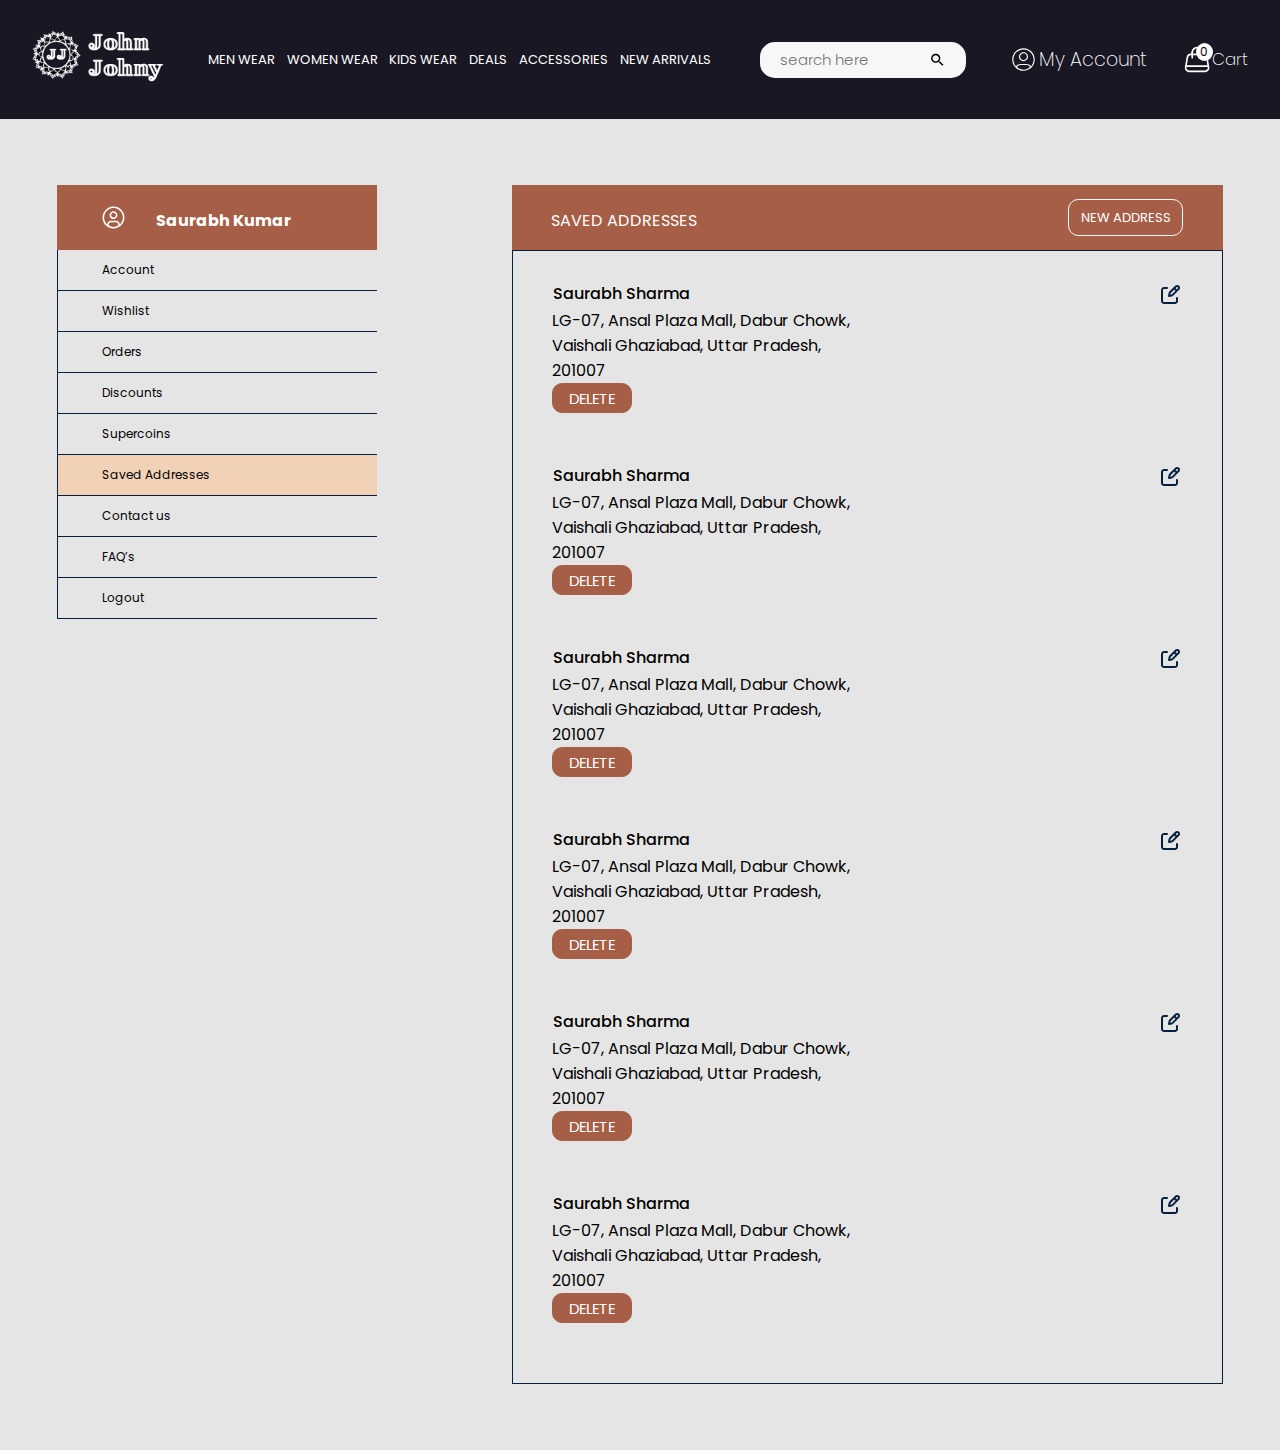
<file: My Profile Page/Saved_address/index.html>
<!doctype html>
<html lang="en">

<head>

    <!-- Required meta tags -->
    <meta charset="utf-8">
    <meta name="viewport" content="width=device-width, initial-scale=1">

    <!-- Bootstrap CSS -->
    <link href="https://cdn.jsdelivr.net/npm/bootstrap@5.1.3/dist/css/bootstrap.min.css" rel="stylesheet"
        integrity="sha384-1BmE4kWBq78iYhFldvKuhfTAU6auU8tT94WrHftjDbrCEXSU1oBoqyl2QvZ6jIW3" crossorigin="anonymous">

    <!-- Bootstrap Icon(only) CDN -->
    <link rel="stylesheet" href="https://cdn.jsdelivr.net/npm/bootstrap-icons@1.8.1/font/bootstrap-icons.css">

    <!-- fonts -->
    <link rel="preconnect" href="https://fonts.googleapis.com">
    <link rel="preconnect" href="https://fonts.gstatic.com" crossorigin>
    <link href="https://fonts.googleapis.com/css2?family=Poppins:wght@300;400;500;600&display=swap" rel="stylesheet">


    <!-- stylesheet -->
    <link rel="stylesheet" href="stylesheet.css">

    <!-- responshive -->
    <link rel="stylesheet" href="responsive.css">

    <!-- Navbar css -->
    <link rel="stylesheet" href="../navBar/style/myAccount.css">
    <link rel="stylesheet" href="../navBar/style/navBar.css">


    <!-- Page Title -->
    <title>Saved Address</title>

</head>

<body>
   
    <div class="navBarBoxContainer">
        <div class="navBar">
     <div class="navBarBox">
         <div class="navBarContainer">
             <div class="logoContainer">
                 <img src="images/logo.svg" alt="" class="companyLogo">
             </div>
             <div class="menus">

                 <a href="../../ProductPagewithoutlogin/productPageWithoutLogin.html">
                     <li>MEN WEAR</li>
                 </a> <a href="../../ProductPagewithoutlogin/productPageWithoutLogin.html">
                     <li>WOMEN WEAR</li>
                 </a> <a href="../../ProductPagewithoutlogin/productPageWithoutLogin.html">
                     <li>KIDS WEAR</li>
                 </a> <a href="">
                     <li>DEALS</li>
                 </a> <a href="">
                     <li>ACCESSORIES</li>
                 </a> <a href="">
                     <li>NEW ARRIVALS</li>
                 </a>
             </div>
             <div class="searchBar">
                 <div class="searchBarContainer">
                     <input class="searchHere" placeholder="search here">
                     <img class="searchLogo" src="icons/search_black_24dp.svg" alt="Search Logo">
                 </div>
             </div>
             <!-- <input type="text"> -->
             <div class="accountSection">
                 <div class="myAccountContainer">
                     <img class="accountLogo" src="icons/my_account.svg" alt="account logo">
                     <span class="myAccountTitle">
                         My Account
                     </span>
                 </div>
                 <div class="cart">
                     <div class="productNumber">0</div>
                     <img src="icons/bag.svg" alt="cart Logo" class="cartLogo">
                     <span class="cartTitle">Cart</span>
                 </div>
             </div>
             <div class="hamBurgerMenu">
                 <img src="icons/hamBurger.svg" alt="">
             </div>
         </div>

         <div class="navDownContainer" style="display: none !important;">
             <div class="menusMobile">
                  
                     <a href= "../../ProductPagewithoutlogin/productPageWithoutLogin.html">
                         <li>MEN WEAR</li>
                     </a> <a href= "../../ProductPagewithoutlogin/productPageWithoutLogin.html">
                         <li>WOMEN WEAR</li>
                     </a> <a href= "../../ProductPagewithoutlogin/productPageWithoutLogin.html">
                         <li>KIDS WEAR</li>
                     </a> <a href= "../../ProductPagewithoutlogin/productPageWithoutLogin.html">
                         <li>DEALS</li>
                     </a> <a href="">
                         <li>ACCESSORIES</li>
                     </a> <a href="">
                         <li>NEW ARRIVALS</li>
                     </a>
                 
             </div>
             <div class="accountSectionMobile">
                 <div class="myAccountContainer">
                     <img class="accountLogo" src="icons/my_account.svg" alt="account logo">
                     <span class="myAccountTitle">
                         My Account
                     </span>
                 </div>
                 <div class="cart">
                     <div class="productNumber">0</div>
                     <img src="icons/bag.svg" alt="cart Logo" class="cartLogo">
                     <span class="cartTitle">Cart</span>
                 </div>
             </div>
         </div>
     </div>
        </div>
    
 </nav>
 <section class="myAccountDropDown">
     <div class="myAccountDropDownContainer">
         <div class="myAccountUpContainer">
             <div class="welcomeSignBox">
                 <div class="welcomeContainer">
                     Hey, Welcome !!
                 </div>
                 <div class="signInContainer">
                     <button class="signInButton">SIGN IN</button>
                     <button class="registerButton">REGISTER
                     </button>
                 </div>
             </div>
         </div>
         <div class="myAccountDownContainer">
             <hr>
             <div class="lists"><a href="../Wishlist/index.html"><img src="icons/akar-icons_heart (1).svg"><span>
                Wishlist</span></a></div>
                <hr>
    <div class="lists"><a href="../Order Placed/index.html" > <img src="icons/carbon_order-details.svg"><span>
                Orders</span></a></div><hr>
    <div class="lists"><a href="../discount/discount.html"> <img src="icons/tabler_shopping-cart-discount.svg"><span>
                Discounts</span></a></div><hr>
                <div class="lists"><a href="../discount/discount.html"> <img src="icons/Group (7).svg"><span>
                    Supercoins</span></a></div><hr>
    <div class="lists"><a href="../Saved_address/index.html"> <img src="icons/Vector (5).svg"><span>
                Saved Address</span> </a></div><hr>
    <div class="lists"><a href="../Contact us/index.html"> <img src="icons/cil_contact.svg"><span>
                Contact us</span></a></div><hr>
    <div class="lists"><a href="../FAQ`s/index.html"> <img src="icons/Group (8).svg"><span>
                FAQ's</span></a></div>
             
         </div>
     </div>

 </section>
</div> 

    <section class="margin_main">
        <div class="container-fluid">
            <!-- sidebar -->
            <div class="sidebar">
                <div class="header">
                    <svg class="svg_sty" width="25" height="25" viewBox="0 0 16 16" fill="none"
                        xmlns="http://www.w3.org/2000/svg">
                        <path
                            d="M8 4C7.50555 4 7.0222 4.14662 6.61108 4.42133C6.19995 4.69603 5.87952 5.08648 5.6903 5.54329C5.50108 6.00011 5.45157 6.50277 5.54804 6.98773C5.6445 7.47268 5.8826 7.91814 6.23223 8.26777C6.58187 8.6174 7.02732 8.8555 7.51228 8.95196C7.99723 9.04843 8.4999 8.99892 8.95671 8.8097C9.41353 8.62048 9.80397 8.30005 10.0787 7.88893C10.3534 7.4778 10.5 6.99445 10.5 6.5C10.5 5.83696 10.2366 5.20107 9.76777 4.73223C9.29893 4.26339 8.66304 4 8 4ZM8 8C7.70333 8 7.41332 7.91203 7.16665 7.7472C6.91997 7.58238 6.72771 7.34811 6.61418 7.07402C6.50065 6.79994 6.47095 6.49834 6.52882 6.20736C6.5867 5.91639 6.72956 5.64912 6.93934 5.43934C7.14912 5.22956 7.41639 5.0867 7.70737 5.02882C7.99834 4.97094 8.29994 5.00065 8.57403 5.11418C8.84812 5.22771 9.08238 5.41997 9.24721 5.66664C9.41203 5.91332 9.5 6.20333 9.5 6.5C9.4996 6.8977 9.34144 7.279 9.06022 7.56022C8.779 7.84144 8.3977 7.9996 8 8Z"
                            fill="White" />
                        <path
                            d="M8 1C6.61553 1 5.26216 1.41054 4.11101 2.17971C2.95987 2.94888 2.06266 4.04213 1.53285 5.32122C1.00303 6.6003 0.86441 8.00776 1.13451 9.36563C1.4046 10.7235 2.07129 11.9708 3.05026 12.9497C4.02922 13.9287 5.2765 14.5954 6.63437 14.8655C7.99224 15.1356 9.3997 14.997 10.6788 14.4672C11.9579 13.9373 13.0511 13.0401 13.8203 11.889C14.5895 10.7378 15 9.38447 15 8C14.9979 6.14413 14.2597 4.36489 12.9474 3.05259C11.6351 1.7403 9.85587 1.00212 8 1ZM5 13.1885V12.5C5.0004 12.1023 5.15856 11.721 5.43978 11.4398C5.721 11.1586 6.1023 11.0004 6.5 11H9.5C9.89771 11.0004 10.279 11.1586 10.5602 11.4398C10.8414 11.721 10.9996 12.1023 11 12.5V13.1885C10.0896 13.7201 9.05426 14.0002 8 14.0002C6.94574 14.0002 5.91042 13.7201 5 13.1885ZM11.996 12.463C11.986 11.8072 11.7188 11.1815 11.252 10.7208C10.7851 10.2601 10.1559 10.0012 9.5 10H6.5C5.84409 10.0012 5.21492 10.2601 4.74805 10.7208C4.28117 11.1815 4.01397 11.8072 4.004 12.463C3.09729 11.6534 2.45787 10.5874 2.17042 9.40633C1.88297 8.22523 1.96105 6.98467 2.39432 5.84893C2.82759 4.71319 3.59561 3.73583 4.59669 3.04628C5.59776 2.35673 6.78467 1.98751 8.00025 1.98751C9.21583 1.98751 10.4027 2.35673 11.4038 3.04628C12.4049 3.73583 13.1729 4.71319 13.6062 5.84893C14.0395 6.98467 14.1175 8.22523 13.8301 9.40633C13.5426 10.5874 12.9032 11.6534 11.9965 12.463H11.996Z"
                            fill="White" />
                    </svg>
                    <h2 class="main_name">Saurabh Kumar</h2>
                </div>
                <ul>
                    <li><a href="../My Profile/index.html">Account</a></li>
                    <li><a href="../Wishlist/index.html">Wishlist</a></li>
                    <li><a href="../Order Placed/index.html">Orders</a></li>
                    <li><a href="../discount/discount.html">Discounts</a></li>
                    <li><a href="#">Supercoins</a></li>
                    <li><a id="saved_checkin" href="../Saved_address/index.html">Saved Addresses</a></li>
                    <li><a href="../Contact us/index.html">Contact us</a></li>
                    <li><a href="../FAQ`s/index.html">FAQ’s</a></li>
                    <li><a href="#">Logout</a></li>
                </ul>
            </div>

            <!-- Content -->

            <!-- space between -->

            <div class="content mb-5">
                <div class="content_heading">
                    <span>
                        <h2>SAVED ADDRESSES</h2>
                    </span>
                    <span class="newbtn"><button id="headerbutton"> NEW ADDRESS</button></span>
                </div>
                <div class="only-border">


                    <div class="mainheading">
                        <div class="addressfirst">
                            <h2 class="name-1"><span class="headingsaurabh"> Saurabh Sharma </span>
                                <img class="akar_icon" src="./icons/akar-icons_edit.svg" alt="">
                            </h2>
                        </div>
                        <div class="adddressdetail">
                            <p class="address-1">LG-07, Ansal
                                Plaza Mall, Dabur Chowk, Vaishali
                                Ghaziabad, Uttar Pradesh, 201007
                            </p>
                            <span><button class="delete">DELETE</button></span>
                        </div>
                        <div>
                        </div>
                    </div>
                    <div class="mainheading">
                        <div class="addressfirst">
                            <h2 class="name-1"><span class="headingsaurabh"> Saurabh Sharma </span>
                                <img class="akar_icon" src="./icons/akar-icons_edit.svg" alt="">
                            </h2>
                        </div>
                        <div class="adddressdetail">
                            <p class="address-1">LG-07, Ansal
                                Plaza Mall, Dabur Chowk, Vaishali
                                Ghaziabad, Uttar Pradesh, 201007
                            </p>
                            <span><button class="delete">DELETE</button></span>
                        </div>
                        <div>
                        </div>
                    </div>
                    <div class="mainheading">
                        <div class="addressfirst">
                            <h2 class="name-1"><span class="headingsaurabh"> Saurabh Sharma </span>
                                <img class="akar_icon" src="./icons/akar-icons_edit.svg" alt="">
                            </h2>
                        </div>
                        <div class="adddressdetail">
                            <p class="address-1">LG-07, Ansal
                                Plaza Mall, Dabur Chowk, Vaishali
                                Ghaziabad, Uttar Pradesh, 201007
                            </p>
                            <span><button class="delete">DELETE</button></span>
                        </div>
                        <div>
                        </div>
                    </div>
                    <div class="mainheading">
                        <div class="addressfirst">
                            <h2 class="name-1"><span class="headingsaurabh"> Saurabh Sharma </span>
                                <img class="akar_icon" src="./icons/akar-icons_edit.svg" alt="">
                            </h2>
                        </div>
                        <div class="adddressdetail">
                            <p class="address-1">LG-07, Ansal
                                Plaza Mall, Dabur Chowk, Vaishali
                                Ghaziabad, Uttar Pradesh, 201007
                            </p>
                            <span><button class="delete">DELETE</button></span>
                        </div>
                        <div>
                        </div>
                    </div>
                    <div class="mainheading">
                        <div class="addressfirst">
                            <h2 class="name-1"><span class="headingsaurabh"> Saurabh Sharma </span>
                                <img class="akar_icon" src="./icons/akar-icons_edit.svg" alt="">
                            </h2>
                        </div>
                        <div class="adddressdetail">
                            <p class="address-1">LG-07, Ansal
                                Plaza Mall, Dabur Chowk, Vaishali
                                Ghaziabad, Uttar Pradesh, 201007
                            </p>
                            <span><button class="delete">DELETE</button></span>
                        </div>
                        <div>
                        </div>
                    </div>
                    <div class="mainheading margin_delete_btn">
                        <div class="addressfirst">
                            <h2 class="name-1"><span class="headingsaurabh"> Saurabh Sharma </span>
                                <img class="akar_icon" src="./icons/akar-icons_edit.svg" alt="">
                            </h2>
                        </div>
                        <div class="adddressdetail">
                            <p class="address-1">LG-07, Ansal
                                Plaza Mall, Dabur Chowk, Vaishali
                                Ghaziabad, Uttar Pradesh, 201007
                            </p>
                            <span><button class="delete">DELETE</button></span>
                        </div>
                        <div>
                        </div>
                    </div>



                </div>
            </div>



        </div>
    </section>






    <!-- Bootstrap JS -->
    <!-- <script src="https://cdn.jsdelivr.net/npm/bootstrap@5.1.3/dist/js/bootstrap.bundle.min.js"
        integrity="sha384-ka7Sk0Gln4gmtz2MlQnikT1wXgYsOg+OMhuP+IlRH9sENBO0LRn5q+8nbTov4+1p" crossorigin="anonymous">
    </script> -->


    <script src="https://code.jquery.com/jquery-3.6.0.min.js"
        integrity="sha256-/xUj+3OJU5yExlq6GSYGSHk7tPXikynS7ogEvDej/m4=" crossorigin="anonymous">
    </script>

    <script src="../navBar/script/navBar.js"></script>


</body>

</html>
</file>
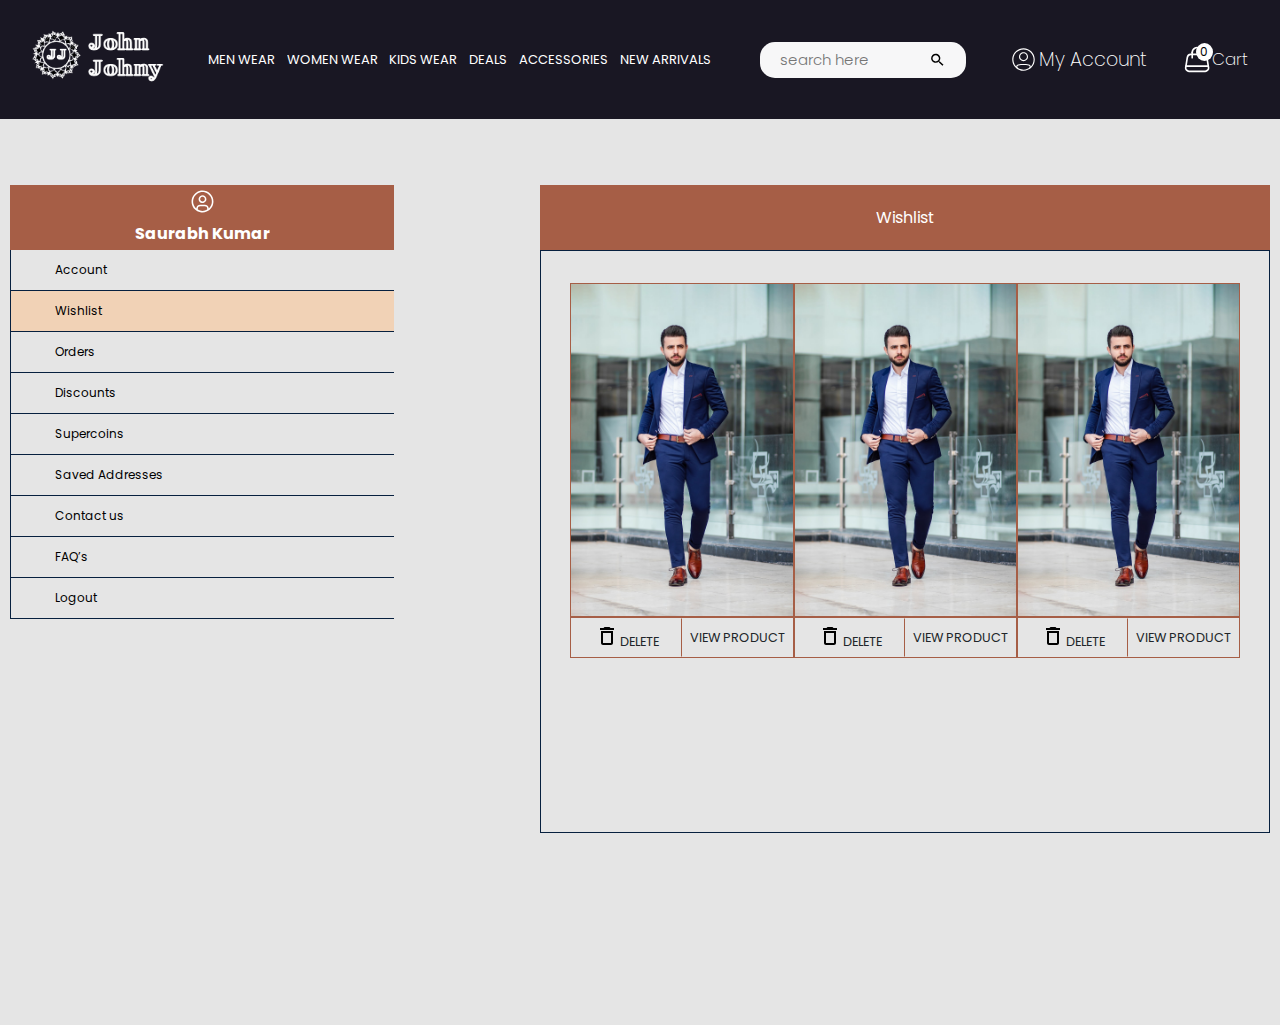
<file: My Profile Page/Wishlist/index.html>
<!doctype html>
<html lang="en">

<head>

    <!-- Required meta tags -->
    <meta charset="utf-8">
    <meta name="viewport" content="width=device-width, initial-scale=1">

    <!-- Bootstrap CSS -->
    <link href="https://cdn.jsdelivr.net/npm/bootstrap@5.1.3/dist/css/bootstrap.min.css" rel="stylesheet"
        integrity="sha384-1BmE4kWBq78iYhFldvKuhfTAU6auU8tT94WrHftjDbrCEXSU1oBoqyl2QvZ6jIW3" crossorigin="anonymous">

    <!-- Bootstrap Icon(only) CDN -->
    <link rel="stylesheet" href="https://cdn.jsdelivr.net/npm/bootstrap-icons@1.8.1/font/bootstrap-icons.css">

    <!-- fonts -->
    <link rel="preconnect" href="https://fonts.googleapis.com">
    <link rel="preconnect" href="https://fonts.gstatic.com" crossorigin>
    <link href="https://fonts.googleapis.com/css2?family=Poppins:wght@300;400;500;600&display=swap" rel="stylesheet">

    <!-- stylesheet -->
    <link rel="stylesheet" href="stylesheet.css">

    <!-- Navbar css -->
    <link rel="stylesheet" href="../navBar/style/navBar.css">

    <!-- responshive -->
    <link rel="stylesheet" href="responsive.css">
    <link rel="stylesheet" href="../navBar/style/myAccount.css">

    <!-- Page Title -->
    <title>Wishlist</title>


</head>

<body>
   
    <div class="navBarBoxContainer">
        <div class="navBar">
     <div class="navBarBox">
         <div class="navBarContainer">
             <div class="logoContainer">
                 <img src="images/logo.svg" alt="" class="companyLogo">
             </div>
             <div class="menus">

                 <a href="../../ProductPagewithoutlogin/productPageWithoutLogin.html">
                     <li>MEN WEAR</li>
                 </a> <a href="../../ProductPagewithoutlogin/productPageWithoutLogin.html">
                     <li>WOMEN WEAR</li>
                 </a> <a href="../../ProductPagewithoutlogin/productPageWithoutLogin.html">
                     <li>KIDS WEAR</li>
                 </a> <a href="">
                     <li>DEALS</li>
                 </a> <a href="">
                     <li>ACCESSORIES</li>
                 </a> <a href="">
                     <li>NEW ARRIVALS</li>
                 </a>
             </div>
             <div class="searchBar">
                 <div class="searchBarContainer">
                     <input class="searchHere" placeholder="search here">
                     <img class="searchLogo" src="icons/search_black_24dp.svg" alt="Search Logo">
                 </div>
             </div>
             <!-- <input type="text"> -->
             <div class="accountSection">
                 <div class="myAccountContainer">
                     <img class="accountLogo" src="icons/my_account.svg" alt="account logo">
                     <span class="myAccountTitle">
                         My Account
                     </span>
                 </div>
                 <div class="cart">
                     <div class="productNumber">0</div>
                     <img src="icons/bag.svg" alt="cart Logo" class="cartLogo">
                     <span class="cartTitle">Cart</span>
                 </div>
             </div>
             <div class="hamBurgerMenu">
                 <img src="icons/hamBurger.svg" alt="">
             </div>
         </div>

         <div class="navDownContainer" style="display: none !important;">
             <div class="menusMobile">
                  
                     <a href= "../../ProductPagewithoutlogin/productPageWithoutLogin.html">
                         <li>MEN WEAR</li>
                     </a> <a href= "../../ProductPagewithoutlogin/productPageWithoutLogin.html">
                         <li>WOMEN WEAR</li>
                     </a> <a href= "../../ProductPagewithoutlogin/productPageWithoutLogin.html">
                         <li>KIDS WEAR</li>
                     </a> <a href= "../../ProductPagewithoutlogin/productPageWithoutLogin.html">
                         <li>DEALS</li>
                     </a> <a href="">
                         <li>ACCESSORIES</li>
                     </a> <a href="">
                         <li>NEW ARRIVALS</li>
                     </a>
                 
             </div>
             <div class="accountSectionMobile">
                 <div class="myAccountContainer">
                     <img class="accountLogo" src="icons/my_account.svg" alt="account logo">
                     <span class="myAccountTitle">
                         My Account
                     </span>
                 </div>
                 <div class="cart">
                     <div class="productNumber">0</div>
                     <img src="icons/bag.svg" alt="cart Logo" class="cartLogo">
                     <span class="cartTitle">Cart</span>
                 </div>
             </div>
         </div>
     </div>
        </div>
    
 </nav>
 <section class="myAccountDropDown">
     <div class="myAccountDropDownContainer">
         <div class="myAccountUpContainer">
             <div class="welcomeSignBox">
                 <div class="welcomeContainer">
                     Hey, Welcome !!
                 </div>
                 <div class="signInContainer">
                     <button class="signInButton">SIGN IN</button>
                     <button class="registerButton">REGISTER
                     </button>
                 </div>
             </div>
         </div>
         <div class="myAccountDownContainer">
             <hr>
             <div class="lists"><a href="../Wishlist/index.html"><img src="icons/akar-icons_heart (1).svg"><span>
                Wishlist</span></a></div>
                <hr>
    <div class="lists"><a href="../Order Placed/index.html" > <img src="icons/carbon_order-details.svg"><span>
                Orders</span></a></div><hr>
    <div class="lists"><a href="../discount/discount.html"> <img src="icons/tabler_shopping-cart-discount.svg"><span>
                Discounts</span></a></div><hr>
                <div class="lists"><a href="../discount/discount.html"> <img src="icons/Group (7).svg"><span>
                    Supercoins</span></a></div><hr>
    <div class="lists"><a href="../Saved_address/index.html"> <img src="icons/Vector (5).svg"><span>
                Saved Address</span> </a></div><hr>
    <div class="lists"><a href="../Contact us/index.html"> <img src="icons/cil_contact.svg"><span>
                Contact us</span></a></div><hr>
    <div class="lists"><a href="../FAQ`s/index.html"> <img src="icons/Group (8).svg"><span>
                FAQ's</span></a></div>
             
         </div>
     </div>

 </section>
</div> 

    <section class="margin_main">
        <div class="container-fluid">
            <!-- sidebar -->
            <div class="sidebar">
                <div class="header">
                    <svg class="svg_sty" width="25" height="25" viewBox="0 0 16 16" fill="none"
                        xmlns="http://www.w3.org/2000/svg">
                        <path
                            d="M8 4C7.50555 4 7.0222 4.14662 6.61108 4.42133C6.19995 4.69603 5.87952 5.08648 5.6903 5.54329C5.50108 6.00011 5.45157 6.50277 5.54804 6.98773C5.6445 7.47268 5.8826 7.91814 6.23223 8.26777C6.58187 8.6174 7.02732 8.8555 7.51228 8.95196C7.99723 9.04843 8.4999 8.99892 8.95671 8.8097C9.41353 8.62048 9.80397 8.30005 10.0787 7.88893C10.3534 7.4778 10.5 6.99445 10.5 6.5C10.5 5.83696 10.2366 5.20107 9.76777 4.73223C9.29893 4.26339 8.66304 4 8 4ZM8 8C7.70333 8 7.41332 7.91203 7.16665 7.7472C6.91997 7.58238 6.72771 7.34811 6.61418 7.07402C6.50065 6.79994 6.47095 6.49834 6.52882 6.20736C6.5867 5.91639 6.72956 5.64912 6.93934 5.43934C7.14912 5.22956 7.41639 5.0867 7.70737 5.02882C7.99834 4.97094 8.29994 5.00065 8.57403 5.11418C8.84812 5.22771 9.08238 5.41997 9.24721 5.66664C9.41203 5.91332 9.5 6.20333 9.5 6.5C9.4996 6.8977 9.34144 7.279 9.06022 7.56022C8.779 7.84144 8.3977 7.9996 8 8Z"
                            fill="White" />
                        <path
                            d="M8 1C6.61553 1 5.26216 1.41054 4.11101 2.17971C2.95987 2.94888 2.06266 4.04213 1.53285 5.32122C1.00303 6.6003 0.86441 8.00776 1.13451 9.36563C1.4046 10.7235 2.07129 11.9708 3.05026 12.9497C4.02922 13.9287 5.2765 14.5954 6.63437 14.8655C7.99224 15.1356 9.3997 14.997 10.6788 14.4672C11.9579 13.9373 13.0511 13.0401 13.8203 11.889C14.5895 10.7378 15 9.38447 15 8C14.9979 6.14413 14.2597 4.36489 12.9474 3.05259C11.6351 1.7403 9.85587 1.00212 8 1ZM5 13.1885V12.5C5.0004 12.1023 5.15856 11.721 5.43978 11.4398C5.721 11.1586 6.1023 11.0004 6.5 11H9.5C9.89771 11.0004 10.279 11.1586 10.5602 11.4398C10.8414 11.721 10.9996 12.1023 11 12.5V13.1885C10.0896 13.7201 9.05426 14.0002 8 14.0002C6.94574 14.0002 5.91042 13.7201 5 13.1885ZM11.996 12.463C11.986 11.8072 11.7188 11.1815 11.252 10.7208C10.7851 10.2601 10.1559 10.0012 9.5 10H6.5C5.84409 10.0012 5.21492 10.2601 4.74805 10.7208C4.28117 11.1815 4.01397 11.8072 4.004 12.463C3.09729 11.6534 2.45787 10.5874 2.17042 9.40633C1.88297 8.22523 1.96105 6.98467 2.39432 5.84893C2.82759 4.71319 3.59561 3.73583 4.59669 3.04628C5.59776 2.35673 6.78467 1.98751 8.00025 1.98751C9.21583 1.98751 10.4027 2.35673 11.4038 3.04628C12.4049 3.73583 13.1729 4.71319 13.6062 5.84893C14.0395 6.98467 14.1175 8.22523 13.8301 9.40633C13.5426 10.5874 12.9032 11.6534 11.9965 12.463H11.996Z"
                            fill="White" />
                    </svg>
                    <h2 class="main_name">Saurabh Kumar</h2>
                </div>
                <ul>
                    <li><a href="../My Profile/index.html">Account</a></li>
                    <li><a id="whislist_checkin" href="../Wishlist/index.html">Wishlist</a></li>
                    <li><a href="../Order Placed/index.html">Orders</a></li>
                    <li><a href="../discount/discount.html">Discounts</a></li>
                    <li><a href="#">Supercoins</a></li>
                    <li><a href="../Saved_address/index.html">Saved Addresses</a></li>
                    <li><a href="../Contact us/index.html">Contact us</a></li>
                    <li><a href="../FAQ`s/index.html">FAQ’s</a></li>
                    <li><a href="#">Logout</a></li>
                </ul>
            </div>


            <!-- Content -->
            <div class="content">
                <div class="content_heading">
                    <h2>Wishlist</h2>
                </div>
                <div class="only-border">
                    <div class="cards ">
                        <div class="row whishlist_card">
                            <div class="col-md-4 whishlist_element">
                                <div class="first_card">
                                    <img src="pho.jpg" class="img-fluid" alt="">
                                </div>
                                <!-- <div class="card_buttons">
                                    <svg class="delete_svg" xmlns="http://www.w3.org/2000/svg" viewBox="0 0 24 24" fill="#000000"><path d="M0 0h24v24H0V0z" fill="none"/><path d="M16 9v10H8V9h8m-1.5-6h-5l-1 1H5v2h14V4h-3.5l-1-1zM18 7H6v12c0 1.1.9 2 2 2h8c1.1 0 2-.9 2-2V7z"/></svg>
                                    <button type="button" class="btn for_border" id="apply_button">DELETE</button>
                                    <button type="button" class="btn lineid" id="apply_button">VIEW PRODUCT</button>
                                </div> -->

                                <div class="del_view_btn text-center">
                                    <button type="button" class="button_class" id="btn_id">
                                        <svg class="delete_svg" xmlns="http://www.w3.org/2000/svg" viewBox="20 20"
                                            fill="#000000">
                                            <path d="M0 0h24v24H0V0z" fill="none" />
                                            <path
                                                d="M16 9v10H8V9h8m-1.5-6h-5l-1 1H5v2h14V4h-3.5l-1-1zM18 7H6v12c0 1.1.9 2 2 2h8c1.1 0 2-.9 2-2V7z" />
                                        </svg>
                                        DELETE</button>
                                    <button type="button" class="button_class">VIEW PRODUCT</button>
                                </div>

                            </div>

                            <div class="col-md-4 whishlist_element" style="z-index: -1;">
                                <div class="first_card">
                                    <img src="pho.jpg" class="img-fluid" alt="">
                                </div>
                                <!-- <div class="card_buttons">
                                    <svg class="delete_svg" xmlns="http://www.w3.org/2000/svg" viewBox="0 0 24 24" fill="#000000"><path d="M0 0h24v24H0V0z" fill="none"/><path d="M16 9v10H8V9h8m-1.5-6h-5l-1 1H5v2h14V4h-3.5l-1-1zM18 7H6v12c0 1.1.9 2 2 2h8c1.1 0 2-.9 2-2V7z"/></svg>
                                    <button type="button" class="btn for_border" id="apply_button">DELETE</button>
                                    <button type="button" class="btn lineid" id="apply_button">VIEW PRODUCT</button>
                                </div> -->

                                <div class="del_view_btn text-center">
                                    <button type="button" class="button_class" id="btn_id">
                                        <svg class="delete_svg" xmlns="http://www.w3.org/2000/svg" viewBox="20 20"
                                            fill="#000000">
                                            <path d="M0 0h24v24H0V0z" fill="none" />
                                            <path
                                                d="M16 9v10H8V9h8m-1.5-6h-5l-1 1H5v2h14V4h-3.5l-1-1zM18 7H6v12c0 1.1.9 2 2 2h8c1.1 0 2-.9 2-2V7z" />
                                        </svg>
                                        DELETE</button>
                                    <button type="button" class="button_class">VIEW PRODUCT</button>
                                </div>

                            </div>

                            <div class="col-md-4 whishlist_element" style="z-index: -1;">
                                <div class="first_card">
                                    <img src="pho.jpg" class="img-fluid" alt="">
                                </div>
                                <!-- <div class="card_buttons">
                                    <svg class="delete_svg" xmlns="http://www.w3.org/2000/svg" viewBox="0 0 24 24" fill="#000000"><path d="M0 0h24v24H0V0z" fill="none"/><path d="M16 9v10H8V9h8m-1.5-6h-5l-1 1H5v2h14V4h-3.5l-1-1zM18 7H6v12c0 1.1.9 2 2 2h8c1.1 0 2-.9 2-2V7z"/></svg>
                                    <button type="button" class="btn for_border" id="apply_button">DELETE</button>
                                    <button type="button" class="btn lineid" id="apply_button">VIEW PRODUCT</button>
                                </div> -->

                                <div class="del_view_btn text-center">
                                    <button type="button" class="button_class " id="btn_id">
                                        <svg class="delete_svg" xmlns="http://www.w3.org/2000/svg" viewBox="20 20"
                                            fill="#000000">
                                            <path d="M0 0h24v24H0V0z" fill="none" />
                                            <path
                                                d="M16 9v10H8V9h8m-1.5-6h-5l-1 1H5v2h14V4h-3.5l-1-1zM18 7H6v12c0 1.1.9 2 2 2h8c1.1 0 2-.9 2-2V7z" />
                                        </svg>
                                        DELETE
                                    </button>
                                    <button type="button" class="button_class">
                                        VIEW PRODUCT
                                    </button>
                                </div>

                            </div>
                        </div>
                    </div>
                </div>
            </div>
        </div>


        </div>
    </section>




    <!-- Bootstrap JS -->
    <!-- <script src="https://cdn.jsdelivr.net/npm/bootstrap@5.1.3/dist/js/bootstrap.bundle.min.js"
        integrity="sha384-ka7Sk0Gln4gmtz2MlQnikT1wXgYsOg+OMhuP+IlRH9sENBO0LRn5q+8nbTov4+1p" crossorigin="anonymous">
    </script> -->

    <script src="https://code.jquery.com/jquery-3.6.0.min.js"
        integrity="sha256-/xUj+3OJU5yExlq6GSYGSHk7tPXikynS7ogEvDej/m4=" crossorigin="anonymous">
    </script>

    <script src="../navBar/script/navBar.js"></script>

    <script>
        // $(document).ready(function () {
        //     $('.navBar').load("../navBar/navBar.html");
        // });
    </script>



</body>

</html>
</file>
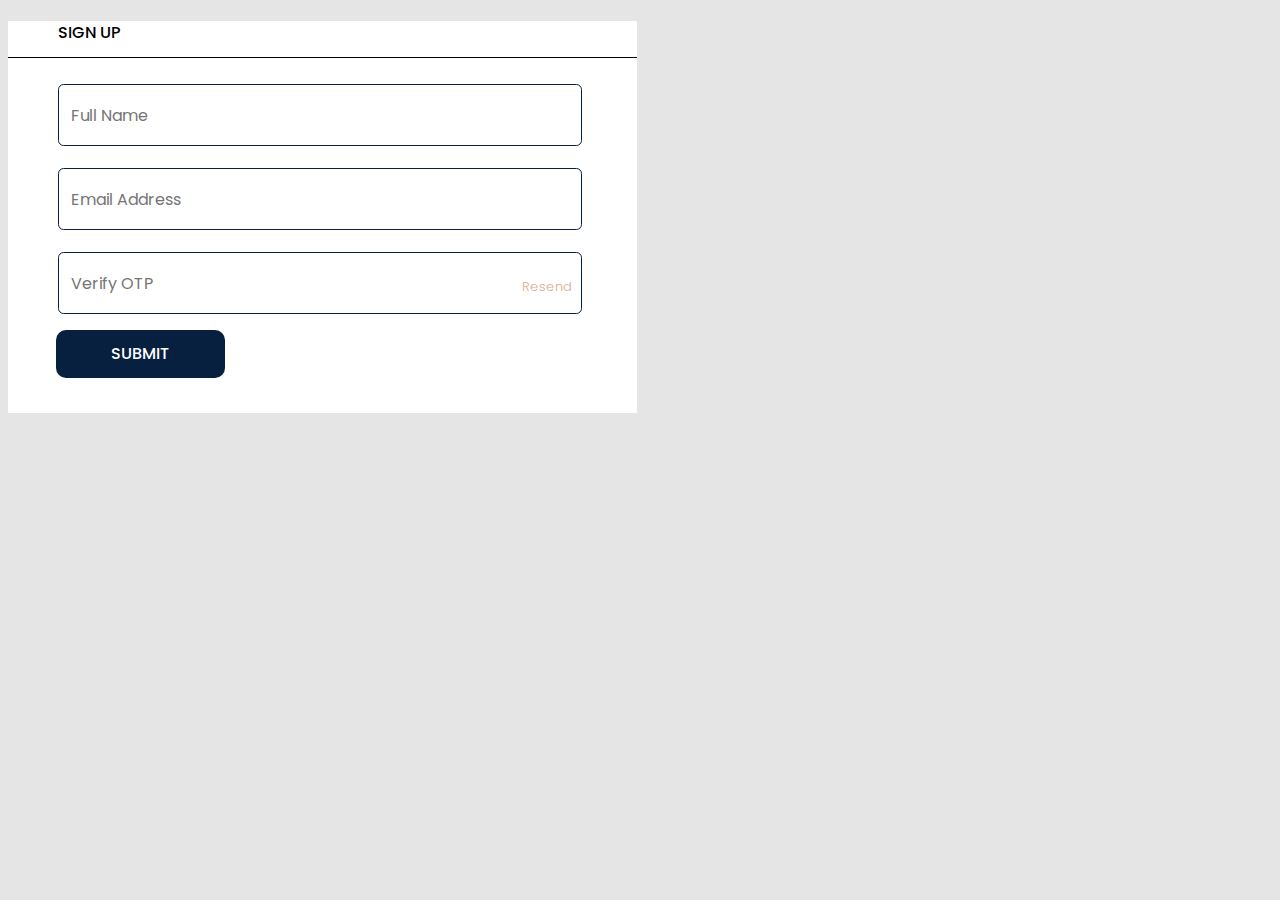
<file: sigin&signup/sigin&signup/signup/index.html>
<!doctype html>
<html lang="en">

<head>
    <!-- Required meta tags -->
    <meta charset="utf-8">
    <meta name="viewport" content="width=device-width, initial-scale=1">
    <!-- css -->
    <link rel="stylesheet" href="style.css">
    <link rel="stylesheet" href="responsive.css">

    <!-- Bootstrap CSS -->
    <link href="https://cdn.jsdelivr.net/npm/bootstrap@5.0.2/dist/css/bootstrap.min.css" rel="stylesheet"
        integrity="sha384-EVSTQN3/azprG1Anm3QDgpJLIm9Nao0Yz1ztcQTwFspd3yD65VohhpuuCOmLASjC" crossorigin="anonymous">

    <!-- font -->
    <link href="https://fonts.googleapis.com/css2?family=Poppins:wght@300;400;500;600&display=swap" rel="stylesheet">



    <title>signup</title>
</head>

<body>


    <div class="container-fluid">
        <div class="row d-flex justify-content-center mt-5">

            <div class="col-md-6" id="hieghtfix">

                <div class="margin-button">
                    <div class="row">
                        <h4 class="heading1">SIGN UP</h4>
                    </div>
                </div>


                <div class="row">

                    <div class="borderbottom"></div>
                    <div class="col-md-6" id="inputtype">
                        <div class="mb-3">
                            <input type="text" class="form-control_mine text" id="exampleFormControlInput1"
                                placeholder="Full Name">
                        </div>
                        <div class="mb-3">
                            <input type="email" class="form-control_mine  text" id="exampleFormControlInput1"
                                placeholder="Email Address">
                        </div>
                        <div class="mb-3 inrese">
                            <input type="text" class="form-control_mine  text" id="exampleFormControlInput1"
                                placeholder="Verify OTP" />
                            <a href="#" class="resend">Resend</a>
                        </div>
                        <button class="btn1"> SUBMIT</button>


                    </div>

                </div>
            </div>
        </div>
    </div>
    <!-- Option 1: Bootstrap Bundle with Popper -->
    <script src="https://cdn.jsdelivr.net/npm/bootstrap@5.0.2/dist/js/bootstrap.bundle.min.js"
        integrity="sha384-MrcW6ZMFYlzcLA8Nl+NtUVF0sA7MsXsP1UyJoMp4YLEuNSfAP+JcXn/tWtIaxVXM"
        crossorigin="anonymous"></script>

</body>

</html>
</file>
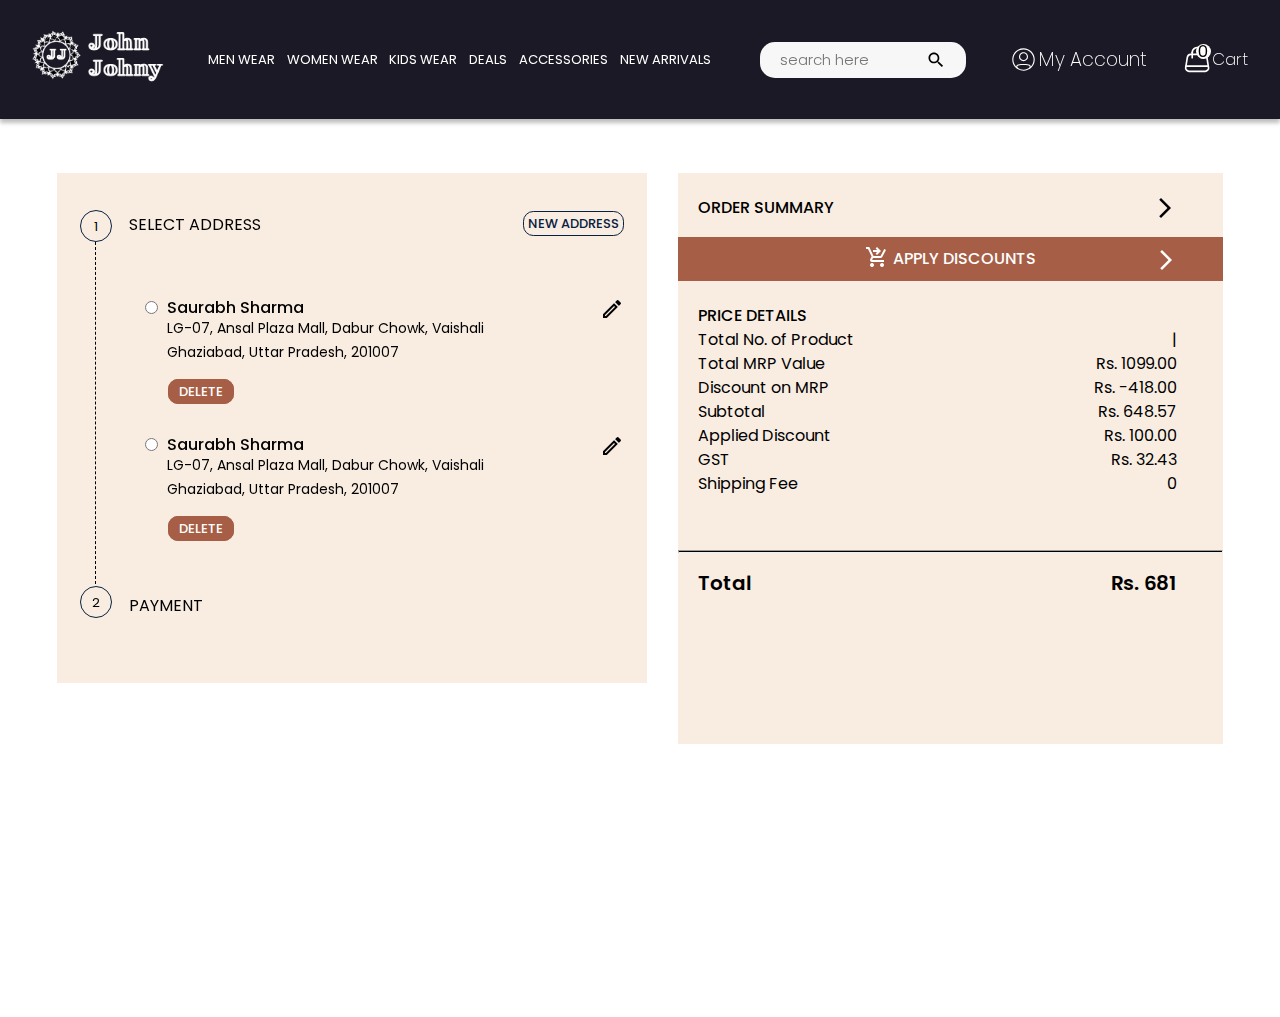
<file: checkoutp1/checkout1.html>
<!DOCTYPE html>
<html lang="en">
<head>
    <meta charset="UTF-8">
    <meta http-equiv="X-UA-Compatible" content="IE=edge">
    <meta name="viewport" content="width=device-width, initial-scale=1.0">
    <title>Checkout</title>
    <link rel="stylesheet" href="checkout.css">
   
    <link rel="preconnect" href="https://fonts.googleapis.com">
    <link rel="preconnect" href="https://fonts.gstatic.com" crossorigin>
    <link
        href="https://fonts.googleapis.com/css2?family=Poppins:ital,wght@0,100;0,200;0,300;0,400;0,500;0,600;0,700;0,800;0,900;1,100;1,200;1,300;1,400;1,500;1,600;1,700;1,800;1,900&family=Roboto:ital,wght@0,100;0,300;0,400;0,500;0,700;0,900;1,300;1,400;1,500;1,700;1,900&display=swap"
        rel="stylesheet">
        <link rel="stylesheet" href="../navBar/style/navBar.css">
<link rel="stylesheet" href="../navBar/style/myAccount.css">
    <style>

    </style>
</head>
<body>
    <!-- navbar start -->

   
    <div class="navBarBoxContainer">
        <div class="navBar">
     <div class="navBarBox">
         <div class="navBarContainer">
             <div class="logoContainer">
                 <img src="images/logo.svg" alt="" class="companyLogo">
             </div>
             <div class="menus">

                 <a href="../ProductPagewithoutlogin/productPageWithoutLogin.html">
                     <li>MEN WEAR</li>
                 </a> <a href="../ProductPagewithoutlogin/productPageWithoutLogin.html">
                     <li>WOMEN WEAR</li>
                 </a> <a href="../ProductPagewithoutlogin/productPageWithoutLogin.html">
                     <li>KIDS WEAR</li>
                 </a> <a href="">
                     <li>DEALS</li>
                 </a> <a href="">
                     <li>ACCESSORIES</li>
                 </a> <a href="">
                     <li>NEW ARRIVALS</li>
                 </a>
             </div>
             <div class="searchBar">
                 <div class="searchBarContainer">
                     <input class="searchHere" placeholder="search here">
                     <img class="searchLogo" src="icons/search_black_24dp.svg" alt="Search Logo">
                 </div>
             </div>
             <!-- <input type="text"> -->
             <div class="accountSection">
                 <div class="myAccountContainer">
                     <img class="accountLogo" src="icons/my_account.svg" alt="account logo">
                     <span class="myAccountTitle">
                         My Account
                     </span>
                 </div>
                 <div class="cart">
                     <div class="productNumber">0</div>
                     <img src="icons/bag.svg" alt="cart Logo" class="cartLogo">
                     <span class="cartTitle">Cart</span>
                 </div>
             </div>
             <div class="hamBurgerMenu">
                 <img src="icons/hamBurger.svg" alt="">
             </div>
         </div>

         <div class="navDownContainer" style="display: none !important;">
             <div class="menusMobile">
                  
                     <a href= "../ProductPagewithoutlogin/productPageWithoutLogin.html">
                         <li>MEN WEAR</li>
                     </a> <a href= "../ProductPagewithoutlogin/productPageWithoutLogin.html">
                         <li>WOMEN WEAR</li>
                     </a> <a href= "../ProductPagewithoutlogin/productPageWithoutLogin.html">
                         <li>KIDS WEAR</li>
                     </a> <a href= "../ProductPagewithoutlogin/productPageWithoutLogin.html">
                         <li>DEALS</li>
                     </a> <a href="">
                         <li>ACCESSORIES</li>
                     </a> <a href="">
                         <li>NEW ARRIVALS</li>
                     </a>
                 
             </div>
             <div class="accountSectionMobile">
                 <div class="myAccountContainer">
                     <img class="accountLogo" src="icons/my_account.svg" alt="account logo">
                     <span class="myAccountTitle">
                         My Account
                     </span>
                 </div>
                 <div class="cart">
                     <div class="productNumber">0</div>
                     <img src="icons/bag.svg" alt="cart Logo" class="cartLogo">
                     <span class="cartTitle">Cart</span>
                 </div>
             </div>
         </div>
     </div>
        </div>
    
 </nav>
 <section class="myAccountDropDown">
     <div class="myAccountDropDownContainer">
         <div class="myAccountUpContainer">
             <div class="welcomeSignBox">
                 <div class="welcomeContainer">
                     Hey, Welcome !!
                 </div>
                 <div class="signInContainer">
                     <button class="signInButton">SIGN IN</button>
                     <button class="registerButton">REGISTER
                     </button>
                 </div>
             </div>
         </div>
         <div class="myAccountDownContainer">
             <hr>
             <div class="lists"><a href="../My Profile Page/Wishlist/index.html"><img src="icons/akar-icons_heart (1).svg"><span>
                Wishlist</span></a></div>
                <hr>
    <div class="lists"><a href="../My Profile Page/Order Placed/index.html" > <img src="icons/carbon_order-details.svg"><span>
                Orders</span></a></div><hr>
    <div class="lists"><a href="../My Profile Page/discount/discount.html"> <img src="icons/tabler_shopping-cart-discount.svg"><span>
                Discounts</span></a></div><hr>
                <div class="lists"><a href="../My Profile Page/discount/discount.html"> <img src="icons/Group (7).svg"><span>
                    Supercoins</span></a></div><hr>
    <div class="lists"><a href="../My Profile Page/Saved_address/index.html"> <img src="icons/Vector (5).svg"><span>
                Saved Address</span> </a></div><hr>
    <div class="lists"><a href="../My Profile Page/Contact us/index.html"> <img src="icons/cil_contact.svg"><span>
                Contact us</span></a></div><hr>
    <div class="lists"><a href="../My Profile Page/FAQ`s/index.html"> <img src="icons/Group (8).svg"><span>
                FAQ's</span></a></div>
             
         </div>
     </div>

 </section>
</div>  
     <!-- navbar end -->

     <section>
        <div class="checkoutContainer">
            <!-- item-1 start -->
            <div class="item"  >
                <div class="item" id="item-1">
                    <div class="row1">
                        <div>
                            <div class="btn-one"><span>1</span>
                                <div id="vl"></div>
                            </div>
                            <span class="sel-add">SELECT ADDRESS</span>
                        </div>
                        <div>
                          
                            <a href="../Checkout-P2/index.html" id="new-add">NEW ADDRESS</a>
        
                        </div>
        
                    </div>
                    <!-- address section start -->
                    <div class="row12">
                        <div class="content1">
                            <div class="content1-inside" >
                                <form action="">
                                   <input type="radio"> 
                                   <span class="name-1"> Saurabh Sharma</span>
                                   <div style=" position: relative; top: 10px;">
                                   <p class="full-add"> LG-07, Ansal
                                       Plaza Mall, Dabur Chowk, Vaishali
                                       Ghaziabad, Uttar Pradesh, 201007</p>
                                   <a href="" class="delete-btn">DELETE</a>
                                   </div>
                                </form>

                            </div>
                            <div>
                                <a href=""> <img src="edit1.png" alt=""></a>
                            </div>
                        </div>
                        <div class="content1">
                            <div  class="content1-inside" >
                                <form action="">
                                    <input type="radio"> 
                                    <span class="name-1"> Saurabh Sharma</span>
                                    <div style=" position: relative; top: 10px;">
                                        <p class="full-add"> LG-07, Ansal
                                            Plaza Mall, Dabur Chowk, Vaishali
                                            Ghaziabad, Uttar Pradesh, 201007</p>
                                        <a href="" class="delete-btn">DELETE</a>
                                    </div>
                                    
                                 </form>
                            </div>
                            <div>
                                <a href=""> <img src="edit1.png" alt=""></a>
                            </div>
                        </div>
                        <div class="content1">
                            <div  class="content1-inside" >
                                <form action="">
                                    <input type="radio"> 
                                    <span class="name-1"> Saurabh Sharma</span>
                                    <div style=" position: relative; top: 10px;">
                                        <p class="full-add"> LG-07, Ansal
                                            Plaza Mall, Dabur Chowk, Vaishali
                                            Ghaziabad, Uttar Pradesh, 201007</p>
                                        <a href="" class="delete-btn">DELETE</a>
                                    </div>
                                    
                                 </form>
                            </div>
                            <div>
                                <a href=""> <img src="edit1.png" alt=""></a>
                            </div>
                        </div>
                        <div class="content1">
                            <div  class="content1-inside" >
                                <form action="">
                                    <input type="radio"> 
                                    <span class="name-1"> Saurabh Sharma</span>
                                    <div style=" position: relative; top: 10px;">
                                        <p class="full-add"> LG-07, Ansal
                                            Plaza Mall, Dabur Chowk, Vaishali
                                            Ghaziabad, Uttar Pradesh, 201007</p>
                                        <a href="" class="delete-btn">DELETE</a>
                                    </div>
                                    
                                 </form>
                            </div>
                            <div>
                                <a href=""> <img src="edit1.png" alt=""></a>
                            </div>
                        </div>
                    
                    </div>
                    <!-- address section  end -->
                    <div class="row1">
                        <div>
                            <div class="btn-two "><span>2</span>
                            </div>
                            <span class="sel-add" class="payment1" sty>PAYMENT</span>
        
                        </div>
                    </div>
        
        
        
                </div>
            </div>
          
            <!-- item-1 end -->
            <!-- item - start -->
            <div class="item" id="item-2">
                <div class="row2">
                    <span class="order-summary">ORDER SUMMARY</span>
                    <a href="">
                        <img src="arrow-black.png" alt="">
                    </a>
                </div>
                <div id="row22">
                    <center><img src="cart-checkout1.png" alt="" style="padding-top: 8px">
                        <span class="apply-dis">
                            APPLY DISCOUNTS </span></center>
                    <a href=""
                        style="display: flex; justify-content: flex-end; position: relative; top: -28px; right: 45px;"><img
                            src="arrow2.png" alt=""></a>
                </div>
                <p class="price-details">PRICE DETAILS</p>
                <div id="row-div">
                    <div id="row-left">
                        <p class="all-details1">Total No. of Product</p>
                        <p class="all-details1">Total MRP Value</p>
                        <p class="all-details1">Discount on MRP</p>
                        <p class="all-details1">Subtotal</p>
                        <p class="all-details1">Applied Discount</p>
                        <p class="all-details1">GST</p>
                        <p class="all-details1">Shipping Fee</p>
                    </div>
                    <div id="row-right">
                        <p class="all-details1">|</p>
                        <p class="all-details1">Rs. 1099.00</p>
                        <p class="all-details1">Rs. -418.00</p>
                        <p class="all-details1">Rs. 648.57</p>
                        <p class="all-details1">Rs. 100.00</p>
                        <p class="all-details1">Rs. 32.43</p>
                        <p class="all-details1">0</p>
    
                    </div>
                </div>
    
                <hr style="height: 1px; background-color: #000000;">
                <div id="bottom">
                    <span>Total </span>
                    <span>Rs. 681</span>
                </div>
    
    
            </div>
            <!-- item -2 end -->
        </div>
     </section>

    
     <script>
         document.getElementsByClassName('sel-add')[1].addEventListener('click',()=>{
            
             location.href="../checkoutp3/checkout3.html";
         })
     </script>
    <script src="script/navBar.js"></script>
</body>
</html>
</file>
<file: navBar/style/navBar.css>
*{
padding: 0;
margin: 0;
    font-family: 'Poppins';
    font-style: normal;
  
}
body{
    overflow-x: hidden;
}
.navBar {
    background: rgba(2, 0, 13, 0.9);
    box-shadow: 0px 4px 4px rgba(0, 0, 0, 0.25);
    
    height:119px;
   width: 100%;
    display:flex;
    align-items: center;
    justify-content: center;
    position: sticky;
    top: 0;
}
.navBarBox{
    height:119px;
    max-width:1440px;
    margin: 0 auto;
    display:flex;
    align-items: center;
    justify-content: center;
    width: 100%;
    height: 61px;
}
.navBarContainer {
    display: flex;
    width: 95%;
    /* margin: auto; */
    align-items: center;
    justify-content: space-between;
    max-width: 1291.24px;
height :60px;

}
.logoContainer{
    width: 13%;
    max-width: 132px;
}
.companyLogo{
    width: 100%;
height: 53px;
}
.menus,.menusMobile{
    display: flex;
    width: 51%;
    max-width: 508px;
    justify-content: space-between;
}
.menus li,.menusMobile li{
    list-style: none;
    font-weight: 400;
font-size: 13px;
line-height: 20px;
/* identical to box height */
margin-right: 5px;
cursor: pointer;
color: #FFFFFF;
}

.menus li:hover{
    color: #c1c0c0;
}
.menusMobile li:hover{
    color: #c1c0c0;
}
.searchBar{
    background: rgba(255, 255, 255, 0.97);
border-radius: 15px;
width :17%;
max-width: 250px;
height: 36px;
display: flex;
align-items: center;
justify-content: center;
}
.searchBarContainer{
    display: flex;
    align-items: center;
    justify-content: space-between;
    height: 20px;
    margin: auto;
    width: 80%;
}
a{
    text-decoration: none !important;
}
.searchHere{
    font-weight: 300;
font-size: 15px;
line-height: 18px;
white-space: nowrap;
    text-overflow: ellipsis;
    overflow: hidden;
    margin-right: 12px;
    width: 100%;
    outline: none;
    border: none;
height: 100%;
background: inherit;
}
.searchLogo{
    width: 20px;
    height: 20px;
}
.accountSection,.accountSectionMobile{
    display: flex;
    max-width: 238px;
    justify-content: space-between;
    width: 24%;
    align-items: center;
}
.myAccountContainer{
    display: flex;
    align-items: center;
    justify-content: center;
}
.accountLogo{
    height: 26.67px ;
    width: 26.67px;
}

.myAccountTitle{
    font-weight: 275;
font-size: 19px;
line-height: 30px;
cursor: pointer;
color: #FFFFFF;
margin-left: 2px;
}
.myAccountTitle:hover{
    color: #c1c0c0;
}
.cart{
    display: flex;
    align-items: center;
    cursor: pointer;
    height: 35px;
}
.cartLogo{
    width: 26.44px;
}
.productNumber{
    overflow: hidden;
    position: relative;
    left: 27px;
    top: -8px;
    background: white;
    width: 15px;
    height: 15px;
    display: flex;
    align-items: center;
    justify-content: center;
    border-radius: 50%;
}
.cartTitle{
    font-weight: 275;
font-size: 16.676px;
line-height: 27px;
/* identical to box height */

margin-left: 2px;
color: #FFFFFF;
}
.cartTitle:hover{
    color: #c1c0c0;
}

.logoContainer,.menus,.searchBar{
    margin-right: 10px;
}
.hamBurgerMenu {
    display: none;
}
.navDownContainer{
    display: none;
}
.navBarBoxContainer{
    display: flex;
    flex-direction: column;
    align-items: center;
    width: 100%;
}

@media (max-width:1120px){

    .navBarBox{
        justify-content: unset;
        /* margin-top: 10px; */
        flex-direction: column;
        height: 60px ;
        transition: height 0.3s;
        overflow-y: hidden;
    }
    .navBar {
        height: auto;
    }
.navBarContainer{
    flex-shrink: 0;
    height: 60px;
    overflow: hidden;
}
    .logoContainer{
        width: 25%;
    }
    .companyLogo{
        height: 46px;
    margin-top: 8px;
    }
    .searchBar{
        width: 38%;
        max-width: 380px;
    }

    .productNumber{
        
    left: 21px;
    top: -5px;
  
    width: 12px;
    font-size: 12px;
    height: 12px;
     
    }
    .navDownContainer{
        width: 100%;
    display: flex;
    flex-direction: column;
    align-items: center;
    justify-content: center;
    height: 247px;
    /* display: none; */
    
    flex-shrink: 0;
    margin: 4px 0;
    }
    .menusMobile li {
        margin: 5px 0;
    }
    .menus,.accountSection{
        display: none;
    }
    .menusMobile{
        width: unset;
        flex-direction: column;
        align-items: center;
    }
    .accountSectionMobile{
        flex-direction: column;
        width: unset;
    }
    .myAccountTitle,.cartTitle{
        margin-left: 2px;  
    font-size: 15px;
     
    }
    .accountLogo,.cartLogo{    
        height: 18.67px;
        width: 19.67px;}
    .hamBurgerMenu {
        display: block
    }  
    .hamBurgerMenu img {
        filter: invert();
    }    
}
</file>
<file: navBar/style/myAccount.css>
/* *{
    margin: 0;
    padding: 0;
    font-family: 'Poppins';
    font-style: normal;
 
} */
body{
    overflow-x: hidden;
}
.myAccountDropDown{
    width: 442px ;
    height: 542px;
    background: #FFFFFF;
border: 1px solid #000000;
box-sizing: border-box;
box-shadow: 0px 4px 4px rgba(0, 0, 0, 0.25);
position: absolute;
top: 100px;
display: none;
/* transition:  1s; */
float: right;
right: 42px;
z-index: 10;
  /* animation: come; */
  /* animation-duration: 2s; */
}
/* @keyframes come {
    0%{
        transform: translateX(10px);
    }
    100%{
        transform:translateX(-100px);
    }
}
  */

hr{
    margin: 0 !important;
}
.myAccountDropDownContainer{
    width: 100%;
    display: flex;
    flex-direction: column;
    height: 100%;
}
.myAccountUpContainer{
    width: 88%;
     height: 35%;
    display: flex;
    flex-direction: column;
    align-items: center;
    justify-content: center;
}
.welcomeSignBox{
    font-weight: 600;
    font-size: 18px;
    line-height: 27px;
    width: 100%;
    max-width: 245px;
    margin: 0 auto;
    height: 83px;
    display: flex;
    flex-direction: column;
    justify-content: space-between;
}

.signInContainer{
    display: flex;
    justify-content: space-between;
    width: 100%;

}
.myAccountDownContainer{
    height: 70%;
        width: 100%;
        overflow: hidden;
}
.lists{
    width: 67%;
    margin: 0 auto;
    height: 50px;
    display: flex;
    align-items: center;
   
}
.lists img{
    width: 27px;
}
.lists a{
    display: flex;
    /* justify-content: space-around; */
    width:263px;
    height: 40px;
    text-decoration: none;
}
.lists span{
    font-weight: 400;
font-size: 18px;
line-height: 27px;
/* identical to box height */
color: black;
display: flex;
align-items: center;
text-align: center;
margin-left: 20px;
}

.welcomeContainer{
    font-weight: 600;
font-size: 18px;
line-height: 27px;
 
}
.signInButton,.registerButton{
    width: 97px;
height: 32px;
left: 69px;
top: 112px;

border: 1px solid #000000;
box-sizing: border-box;
border-radius: 10px;font-weight: 500;
font-size: 12px;
line-height: 18px;
/* identical to box height */
background-color: white;
display: flex;
align-items: center;
text-align: center;
display: flex;
align-items: center;
justify-content: center;
}

@media (min-width:320px)and (max-width:560px){
    .myAccountDropDown {
        max-width: 393px;
       position: static;
       margin-top: 20px;
        width: 80%;
       
    }
    .myAccountUpContainer {margin: auto;}
    .signInContainer {
        
         flex-direction: column;
    }
    .welcomeSignBox{
              height: 117px;
              margin: 0 auto 0 17px;

    }

    .signInContainer{
        height: 63%;
    }

    .lists{
        width: 78%;
    }
}
@media (min-width:560px)and (max-width:1116px){
    .myAccountDropDown {
        max-width: 393px;
       position: static;
       margin-top: 20px;
        width: 80%;
        
    }
    /* .myAccountUpContainer {margin: auto;}
    .signInContainer {
        
         flex-direction: column;
    }
    .welcomeSignBox{
              height: 117px;
              margin: 0 auto 0 17px;

    }

    .signInContainer{
        height: 63%;
    }

    .lists{
        width: 78%;
    } */
}

@media (min-width:1783px){
    .myAccountDropDown {
        width: 442px;
        height: 542px;
        background: #FFFFFF;
        border: 1px solid #000000;
        box-sizing: border-box;
        box-shadow: 0px 4px 4px rgb(0 0 0 / 25%);
        position: absolute;
        /* top: 100px; */
      
        float: right;
        right: 161px;
    }
}
</file>
<file: Checkout-P2/stylesheet.css>
@import url('https://fonts.googleapis.com/css2?family=Poppins:wght@100;500;700&display=swap');


*{
    margin: 0;
    padding: 0;
    /* overflow-x: hidden; */
}

body {
    height: 1017px;
    background: #FFFFFF;
    font-family: 'poppins';
}

.container1 {
    margin-top: 64px;
    display: flex;

    justify-content: center;
    /* justify-content: space-evenly; */
    flex-wrap: wrap;
    box-sizing: border-box;

    /* margin-left:  26px;
    */

}

/* item-1 start */

#item-1 {

    width: 660px;
    height: 830px;
    background: #F9EDE2;
    padding-left: 23px;
    padding-top: 37px;
    padding-right: 23px;
    margin: 0 57px;
    box-sizing: border-box;
    /* border: 1px solid red; */
    margin-bottom: 30px;
    /* margin-right: 86px; */
    /* margin-left: 30px; */
}

.row1 {

    display: flex;
    justify-content: space-between;

}

.btn-one {
    height: 32px;
    width: 32px;
    border-radius: 50%;
    border: 1px solid #07203F;
    color: #FFFFFF;
    background-color: #07203f;
    box-sizing: border-box;
    font-family: 'Poppins';
    font-style: normal;
    font-weight: 400;
    font-size: 13px;
    line-height: 20px;
    text-align: center;
    padding-top: 6px;

}

.btn-two {
    height: 32px;
    width: 32px;
    border-radius: 50%;
    border: 1px solid #07203F;
    color: #FFFFFF;
    background-color: #07203f;
    box-sizing: border-box;
    font-family: 'Poppins';
    font-style: normal;
    font-weight: 400;
    font-size: 13px;
    line-height: 20px;
    text-align: center;
    padding-top: 6px;
    position: relative;
    bottom: -45px;
    margin-bottom: 68px;
}

    .addClass{
        position: relative; 
        top: 10px;
    }

.sel-add {
    color: #000000;
    font-family: 'Poppins';
    font-style: normal;
    font-weight: 400;
    font-size: 16px;
    line-height: 24px;
    padding-left: 90px;
    position: relative;
    bottom: 27px;
    /* left: 20px; */

}

.PAYMENT {
    color: #000000;
    font-family: 'Poppins';
    font-style: normal;
    font-weight: 400;
    font-size: 16px;
    line-height: 24px;
    padding-left: 90px !important;
    position: relative;
    bottom: 50px;
    /* left: 20px; */

}

#vl {
    border-left: 0.2px dashed #000000;
    height: 661px;
    margin-left: 14px;
    margin-top: 5px;
}

.name-1 {
    font-family: 'Poppins';
    font-style: normal;
    font-weight: 500;
    font-size: 16px;
    line-height: 24px;
    position: relative;
    bottom: 1px;
}

.content1 {

    line-height: 24px;
    margin-top: 7px;
    
}

.radio_btn{
    margin-right: 17px;
}


.full-add {
    padding-left: 35px;
    position: relative;
    bottom: 13px;
    font-size: 16px;
}

#new-add {
    /* width: 125px; */
    font-family: 'Poppins';
    font-style: normal;
    font-weight: 500;
    font-size: 13px;
    line-height: 20px;
    text-decoration: none;
    /* display: flex;
    justify-content: flex-end; */
    border: 1px solid #07203F;
    box-sizing: border-box;
    border-radius: 10.2857px;
    padding: 2px 4px;
    /* padding-right: 15px; */
    padding-top: 2px;
    padding-bottom: 2px;

    /* align-self: right; */


}

.row12 {
    padding-left: 90px;
    padding-right: 110px;

}


.delete-btn {
    height: 28px;
    width: 79px;
    padding-left: 42px;
    position: relative;
    bottom: 0px;
    left: 40px;
    padding: 2px 10px;
    /* padding-right: 5px;
        padding-left: 5px; */
    text-decoration: none;
    background: #A65E46;
    border: 1px solid #A65E46;
    box-sizing: border-box;
    border-radius: 10px;
    font-family: 'Poppins';
    font-style: normal;
    font-weight: 500;
    font-size: 13px;
    line-height: 20px;
    text-align: center;
    color: #FFFFFF;

}

/* item-1 end */
/* item-2 start */
#item-2 {
    z-index: -1;
    height: 655px;
    width: 550px;
    border-radius: 0px;
    background: #F9EDE2;
    margin: 0 57px;
}


.row2 {
    padding-left: 20px;
    padding-top: 23px;
    padding-right: 46px;
    display: flex;
    justify-content: space-between;
    padding-bottom: 10px;
}

.order-summary {
    font-family: 'Poppins';
    font-style: normal;
    font-weight: 500;
    font-size: 16px;
    line-height: 24px;
    color: #000000;
}

.apply-dis {
    font-family: 'Poppins';
    font-style: normal;
    font-weight: 500;
    font-size: 16px;
    line-height: 24px;
    color: #FFFFFF;
    /* position: relative;
    bottom: 5px; */
}

.price-details {
    padding-left: 20px;
    padding-top: 23px;
    padding-right: 46px;
    font-family: 'Poppins';
    font-style: medium;
    font-weight: 500;
    font-size: 16px;
    line-height: 24px;
}

#row22 {
    display: flex;
    text-align: center;
    align-items: center;
    justify-content: center;
    height: 44px;
    background-color: #A65E46;
}

img.arrow {
    margin: 0px -166px 0 106px;
}

#row-div {
    display: flex;
    justify-content: space-between;
    align-items: center;
    padding-left: 20px;
    padding-right: 46px;
    padding-bottom: 54px;
}

.forPadding {
    margin-top: 32px;
}

.all-details1 {
    height: 24px;
    font-family: 'Poppins';
    font-style: normal;
    font-weight: 400;
    font-size: 16px;
    line-height: 24px;
}

#row-right {
    justify-items: end;
    display: grid;
}

#bottom {
    display: flex;
    justify-content: space-between;
    padding-left: 20px;
    padding-right: 46px;
    font-family: 'Poppins';
    font-style: normal;
    font-weight: 600;
    font-size: 20px;
    line-height: 30px;
    border-top: 1px solid #000000;
}

.last{
    margin-top: 24px;
}


.form-control_mine {
    display: block;
    width: 100%;
    padding: 0.375rem 0.75rem;
    font-size: 1rem;
    font-weight: 300;
    line-height: 13px;
    color: #000000;
    background-color: #F9EDE2;
    background-clip: padding-box;
    border: 1px solid #07203F;
    /* -webkit-appearance: none;
    -moz-appearance: none; */
    appearance: none;
    border-radius: 0.25rem;
    transition: border-color .15s ease-in-out, box-shadow .15s ease-in-out;
}

.save_button {
    font-size: 16px;
    font-weight: 500;
    line-height: 24px;
    width: 120px;
    height: 29;
    color: #FFFFFF;
    background-color: #07203F;
    border-radius: 10px;
    border: 1px solid #A65E46;
box-sizing: border-box;
}

.cancel_button{
    font-size: 16px;
    font-weight: 500;
    line-height: 24px;
    width: 120px;
    height: 29;
    color: #07203F;
    background-color: #E5E5E5;
    border-radius: 10px;
    border: 1px solid #07203F;
box-sizing: border-box;
margin-left: 32px;
}

.delete_button{
    font-size: 13px;
    font-weight: 500;
    line-height: 0px;
    width: 79px;
    height: 28px;
    color: #ffffff;
    background-color: #A65E46;
    border-radius: 10px;
    border: 1px solid #A65E46;
box-sizing: border-box;
margin-left: 32px;
position: relative;
bottom: 12px;
}

.for_flex {
    display: flex;
    justify-content: space-between;
    cursor: pointer;
}

#save_button{

}

.save_cancel_button {
    /* text-align: center; */
    margin-top: 26px;
}
</file>
<file: Checkout-P2/responsive.css>
@media(min-width:320px) and (max-width:425px) {

    /* *{
        overflow-x: hidden;
    } */
    .container1 {
        margin-top: 64px;
    }

    #item-1 {
        width: 100%;
        height: auto;
        margin: 0 10px 30px 10px;
    }

    #item-2 {
        width: 100%;
        height: auto;
        margin: 0 10px 30px 10px;
    }

    .row12 {
        padding-left: 40px;
        padding-right: 0px;
    }

    .sel-add {
        padding-left: 70px;
    }

    .save_cancel_button {
        text-align: center;
        display: flex;
    }

    .save_button {
        font-size: 14px;
        width: 72px;
    }

    .cancel_button {
        font-size: 13px;
        width: 72px;
    }

    .content1 {
        height: auto;
        margin-top: 35px;
    }

    .full-add {
        bottom: 0;
    }

    .delete_button {
        bottom: 2px;
    }

    .full-add {
        font-size: 13px;
    }

    .row1 {
        margin-top: 13px;
    }

    .PAYMENT {
        padding-left: 72px;
    }

    img.arrow {
        margin: 0px 26px 0 41px;
    }

    #vl {
        height: 750px;
    }

    .cardIMG {
        margin-left: 21px;
    }

    img.arrow {
        margin: 0;
    }

    #row22 {
        display: flex;
        text-align: center;
        align-items: center;
        justify-content: space-between;
        height: 44px;
        background-color: #A65E46;
        padding-right: 46px;
    }

    .all-details1 {
        font-size: 13px;
        margin-bottom: 10px;
    }

    #row-div {
        padding-bottom: 18px;
    }

    #item-2 {
        height: 576px;
    }
}

@media(min-width:426px) and (max-width:557px) {
    #vl {
        height: 682px;
    }

    .row12 {
        padding-left: 90px;
        padding-right: 0px;
        width: 93%;
        /* max-width: 94%; */
    }

    .save_cancel_button {
        /* text-align: center; */
        margin-top: 26px;
        display: flex;
    }

    .forPadding {
        margin-top: 32px;
    }

    #vl {
        height: 707px;
    }

    #item-1 {
        margin: 0 10px 50px 10px;
    }

    #item-2 {
        margin: 0 10px 50px 10px;
    }

    .cardIMG {
        margin-left: 21px;
    }

    img.arrow {
        margin: 0;
    }

    #row22 {
        display: flex;
        text-align: center;
        align-items: center;
        justify-content: space-between;
        height: 44px;
        background-color: #A65E46;
        padding-right: 46px;
    }
}

@media(min-width:558px) and (max-width:768px) {
    .row12 {
        padding-left: 90px;
        padding-right: 0px;
        width: 93%;
    }

    .save_cancel_button {
        margin-top: 26px;
        display: flex;
    }

    .forPadding {
        margin-top: 32px;
    }

    #vl {
        height: 660px;
    }

    #item-1 {
        margin: 0 10px 50px 10px;
        width: 100%;
    }

    #item-2 {
        margin: 0 10px 50px 10px;
        width: 100%;
    }

    .cardIMG {
        margin-left: 21px;
    }

    img.arrow {
        margin: 0;
    }

    #row22 {
        display: flex;
        text-align: center;
        align-items: center;
        justify-content: space-between;
        height: 44px;
        background-color: #A65E46;
        padding-right: 46px;
    }

}

@media(min-width:769px) and (max-width:1093px) {

    /* *{
        overflow-x: hidden;
    } */

    .container1 {
        display: flex;
        justify-content: space-between;
        width: 100%;
    }

    #item-1 {
        width: 46vw;
        height: auto;
        margin: 0 0 0 40px;
    }

    #item-2 {
        height: 620px;
        width: 39vw;
        margin: 0 40px 0 0;
    }

    .row12 {
        padding-left: 69px;
        padding-right: 21px;
    }

    .all-details1 {
        font-size: 15px;
    }

    .save_cancel_button {
        display: flex;
    }

    .full-add {
        bottom: 0;
    }

    .cardIMG {
        margin-left: 21px;
    }

    img.arrow {
        margin: 0;
    }

    #row22 {
        display: flex;
        text-align: center;
        align-items: center;
        justify-content: space-between;
        height: 44px;
        background-color: #A65E46;
        padding-right: 46px;
    }

    #vl {
        height: 707px;
    }

    .delete_button {
        bottom: 0;
    }

    .PAYMENT {
        padding-left: 70px;
    }
}



@media(min-width:1094px) and (max-width:1380px) {

    .container1 {
        display: flex;
        justify-content: space-between;
        width: 100%;
    }

    #item-1 {
        width: 46vw;
        height: auto;
        margin: 0 0 0 57px;
    }

    #item-2 {
        height: 620px;
        width: 36vw;
        margin: 0 57px 0 0;
    }

    .row12 {
        padding-left: 69px;
        padding-right: 21px;
    }

    .all-details1 {
        font-size: 15px;
    }

    .save_cancel_button {
        display: flex;
    }

    .full-add {
        bottom: 0;
    }

    .cardIMG {
        margin-left: 21px;
    }

    img.arrow {
        margin: 0;
    }

    #row22 {
        display: flex;
        text-align: center;
        align-items: center;
        justify-content: space-between;
        height: 44px;
        background-color: #A65E46;
        padding-right: 46px;
    }

    #vl {
        height: 660px;
    }

    .delete_button {
        bottom: 0;
    }

    .PAYMENT {
        padding-left: 72px;
    }
}
</file>
<file: orderCancellationPage/style/dekstop.css>
*{
    padding: 0;
    margin: 0;
    font-family: 'Poppins';
   font-style: normal;
   overflow-x: hidden;
    /* background-color:#FFFFFF; */
}
 
body{
    background-color: #FFFFFF;
    height: 950px;
}



/* styling first Section  */

#customerDetail{
/* z-index: -1; */
    position: relative;
    width: 94%;
    height: 222px;
    max-width: 1296px;
    top: 70px;
    background: #F1D2B6;
    margin: 0 auto;
    display: flex;
    align-items: center;
    justify-content: center;
}

/* styling the first container  */

.detailContainer{
    display: flex;
    width: 89%;
    height: 108px;
    justify-content: space-between;
}

/* three detail boxes are created in the first section  */

   /* styling the first detail box  */
.detail1Container{
    font-family: 'Poppins';
    font-style: normal;
    font-weight: 500;
    font-size: 16px;
    line-height: 155%;
    color: #000000;
}
.detail1{
    display: flex;
    flex-direction: column;
    max-width: 362px;
}
.deliveryAddress,.phoneNumber,.emailAddress{
    font-family: 'Poppins';
    font-style: normal;
    font-weight: 500;
    font-size: 20px;
    line-height: 30px;
    overflow: hidden;
}
.address{
    font-weight: 300;
font-size: 16px;
 
}

/* styling the second detrail box  */
.detail2{
    display: flex;
    flex-direction: column;
    width: 173px;
height: 46px;
}


/* styling the second detrail box  */


.detail3{
    width: 186px;
height: 54px;
overflow: hidden;
display: flex;
    flex-direction: column;
}
.number,.email{
    font-weight: 300;
font-size: 16px;
line-height: 120.5%;
overflow: hidden;
}
    


   /* styling the second section */

#productDetails{
    /* z-index: -1; */
    POSITION: relative;
    top: 140px;
    border: 2px solid #A65E46;
    width: 94%;
    max-width: 1296px;
    margin: 0 auto;
    display: flex;
    align-items: center;
    justify-content: center;
    height: 347px;
}

    /* second section container  */


.productDetailsContainer {
    display: flex;
    flex-direction: column;
    width: 89%;
    height: 81%;
}



   /* two container are created in the second section  */

       /* styling the upper section */

.productDetailsContainerUp{
display: flex;
    width: 100%;
    justify-content: space-between;
}
         

     /* upper container is divided into a box1 and delivery details  */
        /* styling box1 and its components */

.box1{
    display: flex;
    justify-content: space-between;
    width: 67%;
}
.productImage{
    width: 139px;
    height: 158px;
    background: #C4C4C4;
}
.productSpecification{
    width: 69%;
    overflow: hidden;
}
.productName{
    width: 452.52px;
height: 24.96px;
font-family: 'Poppins';
font-style: normal;
font-weight: 600;
font-size: 18px;
line-height: 30px;
margin-bottom: 12px;
color: #000000;
overflow: hidden;
}
.productColor{
    display: flex;
    justify-content: space-between;
    width: 328px;
    margin: 12px 0;
    max-width: 368px;
}
.color,.size,.qty{
    width: 202.97px;
    height: 24.96px;

    font-family: 'Poppins';
font-style: normal;
font-weight: 400;
font-size: 18px;
line-height: 30px;
overflow: hidden;
}
.size{
width: 174.69px;
text-align: end;
}
.qty{
    width: 174.69px;
    margin: 12px 0;
}
.productPrice{
    display: flex;
    justify-content: space-between;
    width: 295px;
    margin: 23px 0;
}
.price{
    font-style: normal;
    font-weight: 600;
    font-size: 18px;
    line-height: 30px;    
}
.actualPrice{
    font-weight: 400;
font-size: 18px;
line-height: 30px;
color: #F1D2B6;
text-decoration: line-through;
    text-decoration-color: black;
    text-decoration-thickness: 2px;
}
.discount{
    width: 126.46px;
height: 39.52px;
font-weight: 500;
font-size: 18px;
line-height: 30px;
color: #A65E46;
}
 



/* styling the delivery details  */



.deliveryDetails{
    display: flex;
    flex-direction: column;
    width: 29%;
    justify-content: space-between;
    height: 83%;
}
.deliveryDate{
    width: 304.45px;
height: 24.96px;
font-weight: 500;
font-size: 18px;
line-height: 30px;
overflow: hidden;
}
.confirmation{
    width: 362.68px;
height: 24.96px;
font-weight: 275;
font-size: 18px;
line-height: 30px;
overflow: hidden;
}
.cancel{
    width :152px;
    height: 34px;
    border: 1px solid #07203F;
box-sizing: border-box;
border-radius: 10.2857px;
    font-weight: 500;
font-size: 14.4px;
line-height: 22px;
display: flex;
align-items: center;
justify-content: center;
}
.cancel:hover{
   cursor: pointer;
   border: 3px solid blue;
}

.box2{
    display: flex;
    flex-direction: column;
    justify-content: space-between;
    height: 39%;
}



 /* styling the down container */

    
.productDetailsContainerDown{
    display: flex;
    flex-direction: column;
}


/* down container is divided in three sub containers */
    
.statusContainer,.statusLine,.statusDateContainer{
    /* border: 1px solid red; */
    display: flex;
    justify-content: space-between;
    align-items: center;
   width: 92%;
    margin: 3px auto;
    overflow: hidden;
}
.statusDateContainer{
    width: 97%;
}

/* status container is composed of four spans */

.statusOrdered,.statusShipped,.statusOutforDelivery,.statusDelivered{
    
    height: 20px;
    font-weight: 500;
font-size: 13px;
line-height: 20px;
display: flex;
align-items: center;
justify-content: center;
}

  /* styling all the spans one by one  */
.statusOrdered{
    width: 54px;
}
.statusShipped{
    width: 102px;
    
}
.statusOutforDelivery{
    width: 100px;
    
}
.statusDelivered{
    width: 62px;
    
}
   
   /* styling the middle container   */

.circleOrdered{
    width: 36px;
height: 36px;
border-radius: 50%;
background: #F1D2B6;
}
.circleShipped,.circleOutforDelivery,.circleDelivered{
    width: 36px;
height: 36px;
border-radius: 50%;
background: #fdfdfd;
border: 1px solid #F1D2B6;
}
.statusLineBorder{
    border-top: 1px dashed black;
    height: 0px;
    width: 29%;
}


    /* styling the downmost conyainer */

.statusDate{
    width: 87px;
height: 20px;
font-weight: 300;
font-size: 13px;
line-height: 20px;
 display: flex;
align-items: center;
text-align: center;
}
</file>
<file: orderCancellationPage/style/smallscreen.css>
@media (min-width:769px ) and (max-width:1024px){
    :root{
        --fnt:16px;
    }
    body{
         height: 800px;
    }
            

    /* Styling the First Section  */
    #customerDetail{
        width: 95%;
        height: 160px;
    }
.deliveryAddress, .phoneNumber, .emailAddress {
    
    font-size:var(--fnt);
    line-height: 30px;
     
}

 /* Styling the Container  */
.detailContainer{
    
    height: 91px;
   width: 93%;
}
.detail1{
    width: 283px;
}
.detail1Container {
 
    font-size: 13px;
 
}
.address {
   
    font-size: 11px;
}
.number, .email {
    
    font-size: 13px;
    line-height: 120.5%;
 
}
  


    /* Styling the Second Section  */


#productDetails{
    width: 95%;
    height: 311px;
}

.productDetailsContainer{
    width: 95%;
    height: 74%;
}



    /* Styling the Upper Container of Down Section  */


    
.productImage {
    width: 109px;
    height: 128px;
     
}
.productName,.deliveryDate,.color, .size, .qty,.confirmation,.price,.actualPrice,.discount{
    font-size: 15px;
}
.productColor{
    width: 245px;
}
.productPrice{
    margin: 0;
}
/* #border {
    
    width: 62.54px;
    left: 32.2%;
    top: 53%;
} */
.deliveryDetails{
    width: 30%;
}
.cancel{
    width: 122px;
    height: 27px;
}


     /* Adjusting the components of downContainer of Second Section   */


.circleOrdered,.circleShipped,.circleOutforDelivery,.circleDelivered {
    width: 26px;
    height: 26px;
    
}
.statusOrdered,.statusShipped,.statusOutforDelivery,.statusDelivered,.statusDate{
    font-size: 11px;
}

 
}
</file>
<file: orderCancellationPage/style/mobile.css>
@media (min-width:320px ) and (max-width:480px){

       :root{
           --fnt:10px;
       }
     /* Styling the first Section  */

    #customerDetail{
        height: 346px;
        max-width: 357px;
        min-width: 310px;
    }

    .detailContainer{
        height: 295px;
        flex-direction: column;
    }
    .deliveryAddress, .phoneNumber, .emailAddress {
         
        font-size: 16px;
        
    }
   .customerName,.number, .email ,.address {
 
        font-size: 13px;
     
    }
           

    /* Styling the Second Section */

    #productDetails {
        height: 900px;
        max-width: 357px;
        margin: 0 auto;
        min-width: 310px;
        margin-bottom: 16rem;
    }

    .productDetailsContainer{
        height: 95%;
        width: 91%;
    }


    /* Styling the UpContainer of Second Section  */


    .productDetailsContainerUp{
        flex-direction: column;
    }
    .box1{
        align-items: center;
        width: 100%;
        flex-direction: column;
    }
    .productImage{
        height: 200px;
        width: 100px;
        border-radius: 8%;
    }
    .productSpecification {
        width: 100%;
         height: 304px;
    }
    .productName,.deliveryDate,.color, .size, .qty,.confirmation,.price,.actualPrice,.discount{
        font-size: 14px;
    }
    .productName{
        width: 100%;
        text-align: center;
        margin: 12px 0;
    }
   
    .productPrice, .productColor,.qty,.deliveryDetails {
      
    width: 91%;
    margin: 5px auto;
    max-width: 274px;
    }
    /* #border {
        width: 49.54px;
        top: 28%;
        left: 33%;
    } */
          
     .deliveryDetails{
         max-height: 110px;
     }
     .box1 {
        height: 305px;
    }
    .box2{
        height: 38%;
    }
    .cancel {
        width: 98px;
        height: 27px;
        
        font-size: 11.4px;
        
    }
            

     /* Styling the DownContainer of Second Section  */

    .productDetailsContainerDown {
        display: flex;
        flex-direction: row;
        height: 420px;
        margin: 22px 0;
        width: 100%;
    }

    .statusContainer, .statusLine, .statusDateContainer {
        flex-direction: column;
    }

    

    .statusContainer {
        position: relative;
        left: 21%;
        align-items: start;
        height: 95%;
        margin-top: 11px;
    }

    .statusLine{
        position: relative;
        left: -114px;
        height: 413px;
        WIDTH: 30%;
    }

    .statusLineBorder {
        border-left: 1px dashed black;
        height: 19%;
        width: 0;
    }
    .statusOrdered, .statusShipped, .statusOutforDelivery, .statusDelivered {
        
        font-size: 15px;
        line-height: 10px;
        overflow: hidden;
        width: 200px;
        justify-content: unset;
    }
}
</file>
<file: orderCancellationPage/style/tablet.css>
@media (min-width:481px ) and (max-width:768px){

    :root{
        --fnt:10px;
    }
           
    /* Styling the Very first Section  */
 #customerDetail{
     height: 346px;
     max-width: 596px;
 }
     /* Its the conatiner of Customer Detail section  */

 .detailContainer{
     height: 295px;
     flex-direction: column;
 }
 .deliveryAddress, .phoneNumber, .emailAddress {
      
     font-size: 16px;
     
 }
.customerName,.number, .email ,.address {

     font-size: 13px;
  
 }
          
    /* Styling the Down Section  */


 #productDetails{
     height: 900px;
     margin-bottom: 16rem;
     max-width: 596px;
 }
 .productDetailsContainer{
     height: 97%;
     width: 91%;
 }



        /* Styling the Up Container Of second Section  */



 .productDetailsContainerUp{
     flex-direction: column;
 }
 .box1{
     align-items: unset;
     width: 100%;
     flex-direction: column;
     height: 282px;
 }
 .productImage{
     height: 200px;
     width: 100px;
     border-radius: 8%;
 }
 .productSpecification {
     width: 100%;
      height: 304px;
 }
 .productName,.deliveryDate,.color, .size, .qty,.confirmation,.price,.actualPrice,.discount{
     font-size: 14px;
 }
 .productName{
     width: 100%;
     text-align: start;
     margin: 12px 0;
 }

 .productPrice, .productColor,.qty,.deliveryDetails {
   
 width: 91%;
 margin: 5px 0;
 max-width: 274px;
 }
 /* #border {
    width: 49.54px;
    top: 27%;
    left: 19%;;
} */
.box1 {
    height: 305px;
}
       
.deliveryDetails{
    max-height: 110px;
}
   
 .box2{
     height: 38%;
 }
 .cancel {
     width: 98px;
     height: 27px;
     
     font-size: 11.4px;
     
 }

/* Styling the Down Container Of second Section  */

 .productDetailsContainerDown {
     display: flex;
     flex-direction: row;
     height: 432px;
     margin: 22px 0;
     width: 70%;
     max-width: 312px;
 }

 .statusContainer, .statusLine, .statusDateContainer {
     flex-direction: column;
 }

.statusDateContainer{
    height: 410px;
    margin: 9px 0;
}

 .statusContainer{
     
 align-items: start;
 height: 95%;
 margin-top: 11px;
 }

 .statusLine{
    
     height: 425px;
     WIDTH: 30%;
 }

 .statusLineBorder {
     border-left: 1px dashed black;
     height: 19%;
     width: 0;
 }
 .statusOrdered, .statusShipped, .statusOutforDelivery, .statusDelivered {
     
     font-size: 15px;
     line-height: 10px;
     overflow: hidden;
     width: 200px;
     justify-content: unset;
 }
}
</file>
<file: orderReturnPage/style/dekstop.css>
*{
    padding: 0;
    margin: 0;
    font-family: 'Poppins';
   font-style: normal;
   overflow-x: hidden;
    /* background-color:#FFFFFF; */
}
 
body{
    background-color: #FFFFFF;
    height: 860px;
}



/* styling first Section  */

#customerDetail{
z-index: -1;
    position: relative;
    width: 94%;
    height: 222px;
    max-width: 1296px;
    top: 70px;
    background: #F1D2B6;
    margin: 0 auto;
    display: flex;
    align-items: center;
    justify-content: center;
}

/* styling the first container  */

.detailContainer{
    display: flex;
    width: 89%;
    height: 108px;
    justify-content: space-between;
}

/* three detail boxes are created in the first section  */

   /* styling the first detail box  */
.detail1Container{
    font-family: 'Poppins';
    font-style: normal;
    font-weight: 500;
    font-size: 16px;
    line-height: 155%;
    color: #000000;
}
.detail1{
    display: flex;
    flex-direction: column;
    max-width: 362px;
}
.deliveryAddress,.phoneNumber,.emailAddress{
    font-family: 'Poppins';
    font-style: normal;
    font-weight: 500;
    font-size: 20px;
    line-height: 30px;
    overflow: hidden;
}
.address{
    font-weight: 300;
font-size: 16px;
 
}

/* styling the second detrail box  */
.detail2{
    display: flex;
    flex-direction: column;
    width: 173px;
height: 46px;
}


/* styling the second detrail box  */


.detail3{
    width: 186px;
height: 54px;
overflow: hidden;
display: flex;
    flex-direction: column;
}
.number,.email{
    font-weight: 300;
font-size: 16px;
line-height: 120.5%;
overflow: hidden;
}
    


   /* styling the second section */

#productDetails{
    /* z-index: -1; */
    POSITION: relative;
    top: 140px;
    border: 2px solid #A65E46;
    width: 94%;
    max-width: 1296px;
    margin: 0 auto;
    display: flex;
    align-items: center;
    justify-content: center;
    height: 347px;
}

    /* second section container  */


.productDetailsContainer {
    display: flex;
    flex-direction: column;
    width: 89%;
    height: 81%;
}



   /* two container are created in the second section  */

       /* styling the upper section */

.productDetailsContainerUp{
display: flex;
    width: 100%;
    justify-content: space-between;
}
         

     /* upper container is divided into a box1 and delivery details  */
        /* styling box1 and its components */

.box1{
    display: flex;
    justify-content: space-between;
    width: 67%;
}
.productImage{
    width: 139px;
    height: 158px;
    background: #C4C4C4;
}
.productSpecification{
    width: 69%;
    overflow: hidden;
}
.productName{
    width: 452.52px;
height: 24.96px;
font-family: 'Poppins';
font-style: normal;
font-weight: 600;
font-size: 18px;
line-height: 30px;
margin-bottom: 12px;
color: #000000;
overflow: hidden;
}
.productColor{
    display: flex;
    justify-content: space-between;
    width: 328px;
    margin: 12px 0;
    max-width: 368px;
}
.color,.size,.qty{
    width: 202.97px;
    height: 24.96px;

    font-family: 'Poppins';
font-style: normal;
font-weight: 400;
font-size: 18px;
line-height: 30px;
overflow: hidden;
}
.size{
width: 174.69px;
text-align: end;
}
.qty{
    width: 174.69px;
    margin: 12px 0;
}
.productPrice{
    display: flex;
    justify-content: space-between;
    width: 295px;
    margin: 23px 0;
}
.price{
    font-style: normal;
    font-weight: 600;
    font-size: 18px;
    line-height: 30px;    
}
.actualPrice{
    font-weight: 400;
font-size: 18px;
line-height: 30px;
color: #F1D2B6;
text-decoration: line-through;
    text-decoration-color: black;
    text-decoration-thickness: 2px;
}
.discount{
    width: 126.46px;
height: 39.52px;
font-weight: 500;
font-size: 18px;
line-height: 30px;
color: #A65E46;
}
 



/* styling the delivery details  */



.deliveryDetails{
    display: flex;
    flex-direction: column;
    width: 29%;
    justify-content: space-between;
    height: 83%;
}
.deliveryDate{
    width: 304.45px;
height: 24.96px;
font-weight: 500;
font-size: 18px;
line-height: 30px;
overflow: hidden;
}
.confirmation{
    width: 362.68px;
height: 24.96px;
font-weight: 275;
font-size: 18px;
line-height: 30px;
overflow: hidden;
}
.cancel{
    width :152px;
    height: 34px;
    border: 1px solid #07203F;
box-sizing: border-box;
border-radius: 10.2857px;
    font-weight: 500;
font-size: 14.4px;
line-height: 22px;
display: flex;
align-items: center;
justify-content: center;
}
.cancel:hover{
   cursor: pointer;
   border: 3px solid blue;
}

.box2{
    display: flex;
    flex-direction: column;
    justify-content: space-between;
    height: 39%;
}



 /* styling the down container */

    
.productDetailsContainerDown{
    display: flex;
    flex-direction: column;
}


/* down container is divided in three sub containers */
    
.statusContainer,.statusLine,.statusDateContainer{
    /* border: 1px solid red; */
    display: flex;
    justify-content: space-between;
    align-items: center;
   width: 92%;
    margin: 3px auto;
    overflow: hidden;
}
.statusDateContainer{
    width: 97%;
}

/* status container is composed of four spans */

.statusOrdered,.statusShipped,.statusOutforDelivery,.statusDelivered{
    
    height: 20px;
    font-weight: 500;
font-size: 13px;
line-height: 20px;
display: flex;
align-items: center;
justify-content: center;
}

  /* styling all the spans one by one  */
.statusOrdered{
    width: 54px;
}
.statusShipped{
    width: 102px;
    
}
.statusOutforDelivery{
    width: 100px;
    
}
.statusDelivered{
    width: 62px;
    
}
   
   /* styling the middle container   */

.circleOrdered{
    width: 36px;
height: 36px;
border-radius: 50%;
background: #F1D2B6;
}
.circleShipped,.circleOutforDelivery,.circleDelivered{
    width: 36px;
height: 36px;
border-radius: 50%;
background: #F1D2B6;
border: 1px solid #F1D2B6;
}
.statusLineBorder{
    border-top: 1px dashed black;
    height: 0px;
    width: 29%;
}


    /* styling the downmost conyainer */

.statusDate{
    width: 87px;
height: 20px;
font-weight: 300;
font-size: 13px;
line-height: 20px;
 display: flex;
align-items: center;
text-align: center;
}
</file>
<file: orderReturnPage/style/smallscreen.css>
@media (min-width:769px ) and (max-width:1024px){
    :root{
        --fnt:16px;
    }
    body{
         height: 800px;
    }
            

    /* Styling the First Section  */
    #customerDetail{
        width: 95%;
        height: 160px;
    }
.deliveryAddress, .phoneNumber, .emailAddress {
    
    font-size:var(--fnt);
    line-height: 30px;
     
}

 /* Styling the Container  */
.detailContainer{
    
    height: 91px;
   width: 93%;
}
.detail1{
    width: 283px;
}
.detail1Container {
 
    font-size: 13px;
 
}
.address {
   
    font-size: 11px;
}
.number, .email {
    
    font-size: 13px;
    line-height: 120.5%;
 
}
  


    /* Styling the Second Section  */


#productDetails{
    width: 95%;
    height: 311px;
}

.productDetailsContainer{
    width: 95%;
    height: 74%;
}



    /* Styling the Upper Container of Down Section  */


    
.productImage {
    width: 109px;
    height: 128px;
     
}
.productName,.deliveryDate,.color, .size, .qty,.confirmation,.price,.actualPrice,.discount{
    font-size: 15px;
}
.productColor{
    width: 245px;
}
.productPrice{
    margin: 0;
}
/* #border {
    
    width: 62.54px;
    left: 32.2%;
    top: 53%;
} */
.deliveryDetails{
    width: 30%;
}
.cancel{
    width: 122px;
    height: 27px;
}


     /* Adjusting the components of downContainer of Second Section   */


.circleOrdered,.circleShipped,.circleOutforDelivery,.circleDelivered {
    width: 26px;
    height: 26px;
    
}
.statusOrdered,.statusShipped,.statusOutforDelivery,.statusDelivered,.statusDate{
    font-size: 11px;
}

 
}
</file>
<file: orderReturnPage/style/mobile.css>
@media (min-width:320px ) and (max-width:480px){

       :root{
           --fnt:10px;
       }
     /* Styling the first Section  */

    #customerDetail{
        height: 346px;
        max-width: 357px;
        min-width: 310px;
    }

    .detailContainer{
        height: 295px;
        flex-direction: column;
    }
    .deliveryAddress, .phoneNumber, .emailAddress {
         
        font-size: 16px;
        
    }
   .customerName,.number, .email ,.address {
 
        font-size: 13px;
     
    }
           

    /* Styling the Second Section */

    #productDetails {
        height: 900px;
        max-width: 357px;
        margin: 0 auto;
        min-width: 310px;
        margin-bottom: 16rem;
    }

    .productDetailsContainer{
        height: 95%;
        width: 91%;
    }


    /* Styling the UpContainer of Second Section  */


    .productDetailsContainerUp{
        flex-direction: column;
    }
    .box1{
        align-items: center;
        width: 100%;
        flex-direction: column;
    }
    .productImage{
        height: 200px;
        width: 100px;
        border-radius: 8%;
    }
    .productSpecification {
        width: 100%;
         height: 304px;
    }
    .productName,.deliveryDate,.color, .size, .qty,.confirmation,.price,.actualPrice,.discount{
        font-size: 14px;
    }
    .productName{
        width: 100%;
        text-align: center;
        margin: 12px 0;
    }
   
    .productPrice, .productColor,.qty,.deliveryDetails {
      
    width: 91%;
    margin: 5px auto;
    max-width: 274px;
    }
    /* #border {
        width: 49.54px;
        top: 28%;
        left: 33%;
    } */
          
     .deliveryDetails{
         max-height: 110px;
     }
     .box1 {
        height: 305px;
    }
    .box2{
        height: 38%;
    }
    .cancel {
        width: 98px;
        height: 27px;
        
        font-size: 11.4px;
        
    }
            

     /* Styling the DownContainer of Second Section  */

    .productDetailsContainerDown {
        display: flex;
        flex-direction: row;
        height: 420px;
        margin: 22px 0;
        width: 100%;
    }

    .statusContainer, .statusLine, .statusDateContainer {
        flex-direction: column;
    }

    

    .statusContainer {
        position: relative;
        left: 21%;
        align-items: start;
        height: 95%;
        margin-top: 11px;
    }

    .statusLine{
        position: relative;
        left: -114px;
        height: 413px;
        WIDTH: 30%;
    }

    .statusLineBorder {
        border-left: 1px dashed black;
        height: 19%;
        width: 0;
    }
    .statusOrdered, .statusShipped, .statusOutforDelivery, .statusDelivered {
        
        font-size: 15px;
        line-height: 10px;
        overflow: hidden;
        width: 200px;
        justify-content: unset;
    }
}
</file>
<file: orderReturnPage/style/tablet.css>
@media (min-width:481px ) and (max-width:768px){

    :root{
        --fnt:10px;
    }
           
    /* Styling the Very first Section  */
 #customerDetail{
     height: 346px;
     max-width: 596px;
 }
     /* Its the conatiner of Customer Detail section  */

 .detailContainer{
     height: 295px;
     flex-direction: column;
 }
 .deliveryAddress, .phoneNumber, .emailAddress {
      
     font-size: 16px;
     
 }
.customerName,.number, .email ,.address {

     font-size: 13px;
  
 }
          
    /* Styling the Down Section  */


 #productDetails{
     height: 900px;
     margin-bottom: 16rem;
     max-width: 596px;
 }
 .productDetailsContainer{
     height: 97%;
     width: 91%;
 }



        /* Styling the Up Container Of second Section  */



 .productDetailsContainerUp{
     flex-direction: column;
 }
 .box1{
     align-items: unset;
     width: 100%;
     flex-direction: column;
     height: 282px;
 }
 .productImage{
     height: 200px;
     width: 100px;
     border-radius: 8%;
 }
 .productSpecification {
     width: 100%;
      height: 304px;
 }
 .productName,.deliveryDate,.color, .size, .qty,.confirmation,.price,.actualPrice,.discount{
     font-size: 14px;
 }
 .productName{
     width: 100%;
     text-align: start;
     margin: 12px 0;
 }

 .productPrice, .productColor,.qty,.deliveryDetails {
   
 width: 91%;
 margin: 5px 0;
 max-width: 274px;
 }
 /* #border {
    width: 49.54px;
    top: 27%;
    left: 19%;;
} */
.box1 {
    height: 305px;
}
       
.deliveryDetails{
    max-height: 110px;
}
   
 .box2{
     height: 38%;
 }
 .cancel {
     width: 98px;
     height: 27px;
     
     font-size: 11.4px;
     
 }

/* Styling the Down Container Of second Section  */

 .productDetailsContainerDown {
     display: flex;
     flex-direction: row;
     height: 432px;
     margin: 22px 0;
     width: 70%;
     max-width: 312px;
 }

 .statusContainer, .statusLine, .statusDateContainer {
     flex-direction: column;
 }

.statusDateContainer{
    height: 410px;
    margin: 9px 0;
}

 .statusContainer{
     
 align-items: start;
 height: 95%;
 margin-top: 11px;
 }

 .statusLine{
    
     height: 425px;
     WIDTH: 30%;
 }

 .statusLineBorder {
     border-left: 1px dashed black;
     height: 19%;
     width: 0;
 }
 .statusOrdered, .statusShipped, .statusOutforDelivery, .statusDelivered {
     
     font-size: 15px;
     line-height: 10px;
     overflow: hidden;
     width: 200px;
     justify-content: unset;
 }
}
</file>
<file: homepage/new footer/footer.css>
@import url("https://fonts.googleapis.com/css2?family=Poppins:wght@400;600&family=Roboto:ital,wght@0,400;0,500;0,700;1,400&display=swap");
*{
  margin: 0;
  padding: 0;
  box-sizing: border-box;
}
body{
  font-family: 'Poppins';
  margin: 0;
  padding: 0;
}

a:hover{
  text-decoration: none;
}


.productfooter{
  max-height: 950px;
}
.footer {
  background: #f1d2b6;
  display: block;
  position: relative;
}


.footer2qj{
  margin-top: 10px;
  font-size: 12px;
  line-height: 18px;
  font-family: "Poppins";
  font-weight: 400;
  position: relative;
}

.footer22qjs{
  margin-top: 10px;
  font-size: 12px;
  line-height: 18px;
  font-family: "Poppins";
  font-weight: 400;
  position: relative;
}

.footer-heading {
  width: 100%;
  font-family: "Poppins";
  font-size: 12px;
  font-weight: 600;
  font-style: normal;
  margin-top: 40px;
}
.footer-link a,
p {
  width: 100%;
  margin-bottom: 6px;
  margin-top: 8px;
  padding-left: 0px;
  color: #000000;
  display: block;
  font-family: "Poppins";
  font-style: normal;
  font-weight: 400;
  font-size: 12px;
  line-height: 18px;
  color: #000000;
}

.footer-link a:hover {
  color:#000000;

}
.footer .footer-heading1{
  font-family: "Poppins";
  font-size: 12px;
  font-weight: 600;
  font-style: normal;
  margin-top: 30px;
}

input[type="text"] {
  padding: 15px;
  margin: 10px 0 10px 0;
  border-radius: 10px;
  height: 46px;
  width: 340px;
  border: 1px solid black;
  color: #000000;
  font-size: 16px;
  line-height: 24px;
  font-family: "Poppins";
  font-weight: 400;
  background-color: #f1d2b6;
}

.btn {
  display: flex;
  background: #07203f;
  width: 340px;
  height: 48px;
  padding: 10px 20px;
  margin: 8px 0;
  border-radius: 10px;
  text-align: center;
  justify-content: center;
  color: #ffffff;
  font-family: "Poppins";
  font-weight: 400;
}
.btn:hover{
  color: #f1f1f1;
}
.footer .soicallinks22qrjs{
  padding-top: 177px;
}
.footersoicalheader{
  font-size: 24px;
  line-height: 36px;
  font-family: "Poppins";
  font-weight: 300;
  font-style: normal;
}
.soicallinks22qrjs  a {
  padding: 19px;
  color: black;

}
.hr2,
.hr1 {
  border: 1px solid #000000;
  position: relative;
  border-bottom: #000000;
}
.hr2{
  top: 17vh;
  position: relative;
}
.hr1{
  top: 10px;
}
.footer .policy {
  width: 100%;
  font-family: "Poppins";
  font-style: normal;
  font-weight: 400;
  font-size: 12px;
  line-height: 18px;
  text-align: center;
  justify-content: center;
  color: #000000;
  margin-top: 10%;
  margin-bottom: 20px;
}
#sec2qjr{
  margin-top: 100px;
  display: flex;
  flex-shrink: 0;
  flex-basis: 25%;
}
.footersrr
{
  padding-left: 10%;
}
.footerpj{
  padding-left: 5%;
}
.footerdgh{
 padding-left: 10%;
}

@media (min-width: 300px){
  .footer {
    height: 100%;
    width: 100%;
  }
  .footer-heading,
  .footer-heading1{
    overflow-y: hidden;
  }
}
@media  (max-width:1440px) and (min-width:1150px){
  input[type="text"] {
    width: 100%;
  }
  .btn {
    width: 100%;
  }
  .hr2{
    top: 12vh;
  }
  .hr1{
    top: 10px;
  }
  .footerpj{
    padding-left: 3%;
  }
}
@media  screen and (max-width:1150px){
  input[type="text"] {
    width: 100%;
  }
  .btn {
    width: 100%;
  }
  .hr2{
    position: relative;
    top: 7.70vh;
  }
  .hr1{
    top: 10px;
  }
  .footerpj{
    padding-left: 2%;
  }
}

@media screen and (max-width:957px){
  input[type="text"] {
    width: 100%;
  }
  .btn {
    width: 100%;
  }
  .hr2{
    position: relative;
    top: 3.90vh;
  }
  .hr1{
    top: 10px;
  }
  .footerpj{
    padding-left: 2%;
  }
}
@media screen and (max-width:768px){
  input[type="text"] {
    width: 100%;
  }
  .btn {
    width: 100%;
  }
  .hr2{
    position: relative;
    top: 4.55vh;
  }
  .hr1{
    top: 10px;
  }
  .footerpj{
    padding-left: 2%;
  }
}


@media screen and (max-width:575px){
  input[type="text"] {
    width: 100%;
  }
  .btn {
    width: 100%;
  }
  .hr2{
    position: relative;
    top: 6.90vh;
  }
  .footerpj{
  padding-left: 3%;
}
.footerdgh{
  margin-left: -7%;
 }
 .footersrr
 {
   margin-left: -7%;
 }
}
@media screen and (max-width:400px){
  .hr2{
    position: relative;
    top: 4.90vh;
  }
  .footerpj{
    padding-left: 5%;
  }
  .footerdgh{
    margin-left: -5%;
   }
   .footersrr
   {
     margin-left: -5%;
   }
}
</file>
<file: My Profile Page/Contact us/stylesheet.css>
*{
    overflow-x: hidden;
  }

body {
    background-color: #E5E5E5;
    font-family: 'Poppins', sans-serif;
}


/* Col-md-4 */
.margin_main {
    margin: 66px auto;
    padding: 0 57px;
    max-width: 1381px;
}

.sidebar {
    width: 333px;
}

.svg_sty {
    margin-right: 30px;
}

.sidebar .header {
    background-color: #A65E46;
    display: flex;
    align-items: center;
    width: 333px;
    height: 65px;
    padding-left: 44px;
    /* padding-right: 30px; */
}

.sidebar .header h2 {
    font-size: 16px;
    color: #FFFFFF;
    font-weight: 700;
    line-height: 24px;
    user-select: none;
    margin-bottom: 0px;
}

.sidebar ul{
    padding: 0%;
}

.sidebar ul a{
    display: block;
    height: 100%;
    width: 100%;
    line-height: 40px;
    font-size: 12px;
    font-weight: 400;
    color: #000000;
    padding-left: 44px;
    border-left: 1px solid #07203F;
    border-right: 1px solid #07203F;
    border-bottom: 1px solid #07203F;
    text-decoration: none;
}

ul {
    list-style-type: none;
}

.sidebar ul a:hover{
    background-color: #F1D2B6;
}



/* Content */
.container-fluid {
    display: flex;
    justify-content: space-between;
}

.content {
    /* padding-right: 57px; */
    width: 790px;
    margin-bottom: 10%;
}

.content_heading {
    background-color: #A65E46;
    /* width: 908px; */
    height: 65px;
    align-items: center;
    flex-flow: row wrap;
    display: flex;
}

.content_heading h2 {
    font-size: 16px;
    color: #FFFFFF;
    font-weight: 400;
    line-height: 24px;
    /* background-color:#A65E46; */
    user-select: none;
    margin-bottom: 0px;
    padding-left: 39px;
}

.only-border {
    border: 1px solid #07203F;
    padding: 39px 29px;
}

    /* In Content */

.head_first{
    font-size: 16px;
    font-weight: 500;
    line-height: 24px;
    color:#07203F;
}

.head_second{
    font-size: 16px;
    font-weight: 300;
    line-height: 24px;
    color:#07203F;
}

.first_card{
    background-color: #F1D2B6;
    font-size: 13px;
    line-height: 20px;
    font-weight: 400;
    padding: 7%;
    height: 100%;
}
.out_mar_border{
    margin-top: 23px;
}

.C01{
    font-size: 12px;
    line-height: 20px;
    font-weight: 600;
}

.reach_out{
    /* margin-top: 45px; */
    margin-bottom: 29px;
    color: #07203F;
    font-size: 24px;
    line-height: 36px;
    font-weight: 500;
}

.form-control_mine {
    display: block;
    width: 100%;
    padding: 0.375rem 0.75rem;
    font-size: 1rem;
    font-weight: 400;
    line-height: 1.5;
    color: #000000;
    background-color: #E5E5E5;
    background-clip: padding-box;
    border: 1px solid #07203F;
    -webkit-appearance: none;
    -moz-appearance: none;
    appearance: none;
    border-radius: 0.25rem;
    transition: border-color .15s ease-in-out,box-shadow .15s ease-in-out;
}

.for_border{
    font-size: 16px;
    font-weight: 500;
    line-height: 24px;
    width: 129px;
    height: 29;
    color: #FFFFFF;
    background-color: #D9AA90;
}

.submit_button{
    text-align: center;
    margin-top: 17px;
}

.for_border:hover{
    background-color: #07203F;
    color: #FFFFFF;
}


#contact_checkin{
    background-color: #F1D2B6;
}
</file>
<file: My Profile Page/Contact us/responsive.css>
/* sidebar */

@media(min-width:320px) and (max-width:425px) {

    .margin_main {
        margin-top: 66px;
        padding: 0%;
        width: 100%
    }

    .sidebar {
        width: 100%;
    }

    .header {
        width: 100% !important;
    }

}


/* content */

@media(min-width:320px) and (max-width:425px) {
    .margin_main {
        margin-top: 66px;
    }

    .container-fluid {
        display: grid;
    }

    .content {
        width: 100%;
        margin-top: 30px;
    }
}

@media(min-width:426px) and (max-width:768px) {
    .margin_main {
        padding: 0 10px;
        margin-top: 66px;
    }

    .sidebar {
        width: 30vw;
    }

    .main_name{
        text-align: center;
    /* line-height: 16px; */
        font-size: 15px !important;
    }

    .sidebar .header {
        width: 30vw;
        display: grid;
        padding-left: 0px;
    }

    .svg_sty {
        margin-right: auto;
        margin-left: auto;
        display: block;
    }

    .sidebar .header h2 {
        margin-right: auto;
        margin-left: auto;
        display: block;
    }

    .content {
        width: 57vw;
    }

    .content_heading h2 {
        margin-right: auto;
        margin-left: auto;
        display: block;
        padding-left: 0px;
    }
}

@media(min-width:769px) and (max-width:1024px) {
    .margin_main {
        padding: 0 10px;
        margin-top: 66px;
    }

    .sidebar {
        width: 270px;
    }

    .sidebar .header {
        width: 270px;
    }

    .content {
        width: 52vw;
    }

    .first_card {
        word-break: break-word;
    }
}

@media(min-width:1025px) and (max-width:1300px) {
    .margin_main {
        padding: 0 10px;
        margin-top: 66px;
    }

    .sidebar {
        width: 320px;
    }

    .sidebar .header {
        width: 320px;
    }

    .content {
        width: 57vw;
    }

}
</file>
<file: My Profile Page/navBar/style/navBar.css>
*{
padding: 0;
margin: 0;
    font-family: 'Poppins';
    font-style: normal;
  
}
body{
    overflow-x: hidden;
}
.navBar {
    background: rgba(2, 0, 13, 0.9);
    box-shadow: 0px 4px 4px rgba(0, 0, 0, 0.25);
    
    height:119px;
   width: 100%;
    display:flex;
    align-items: center;
    justify-content: center;
    position: sticky;
    top: 0;
}
.navBarBox{
    height:119px;
    max-width:1440px;
    margin: 0 auto;
    display:flex;
    align-items: center;
    justify-content: center;
    width: 100%;
    height: 61px;
}
.navBarContainer {
    display: flex;
    width: 95%;
    /* margin: auto; */
    align-items: center;
    justify-content: space-between;
    max-width: 1291.24px;
height :60px;

}
.logoContainer{
    width: 13%;
    max-width: 132px;
}
.companyLogo{
    width: 100%;
height: 53px;
}
.menus,.menusMobile{
    display: flex;
    width: 51%;
    max-width: 508px;
    justify-content: space-between;
}
.menus li,.menusMobile li{
    list-style: none;
    font-weight: 400;
font-size: 13px;
line-height: 20px;
/* identical to box height */
margin-right: 5px;
cursor: pointer;
color: #FFFFFF;
}

.menus li:hover{
    color: #c1c0c0;
}
.menusMobile li:hover{
    color: #c1c0c0;
}
.searchBar{
    background: rgba(255, 255, 255, 0.97);
border-radius: 15px;
width :17%;
max-width: 250px;
height: 36px;
display: flex;
align-items: center;
justify-content: center;
}
.searchBarContainer{
    display: flex;
    align-items: center;
    justify-content: space-between;
    height: 20px;
    margin: auto;
    width: 80%;
}
a{
    text-decoration: none !important;
}
.searchHere{
    font-weight: 300;
font-size: 15px;
line-height: 18px;
white-space: nowrap;
    text-overflow: ellipsis;
    overflow: hidden;
    margin-right: 12px;
    width: 100%;
    outline: none;
    border: none;
height: 100%;
background: inherit;
}
.searchLogo{
    width: 20px;
    height: 20px;
}
.accountSection,.accountSectionMobile{
    display: flex;
    max-width: 238px;
    justify-content: space-between;
    width: 24%;
    align-items: center;
}
.myAccountContainer{
    display: flex;
    align-items: center;
    justify-content: center;
}
.accountLogo{
    height: 26.67px ;
    width: 26.67px;
}

.myAccountTitle{
    font-weight: 275;
font-size: 19px;
line-height: 30px;
cursor: pointer;
color: #FFFFFF;
margin-left: 2px;
}
.myAccountTitle:hover{
    color: #c1c0c0;
}
.cart{
    display: flex;
    align-items: center;
    cursor: pointer;
    height: 35px;
}
.cartLogo{
    width: 26.44px;
}
.productNumber{
    font-size: 12px;
    position: relative;
    left: 29px;
    top: -8px;
    background: white;
    width: 17px;
    height: 18px;
    display: flex;
    align-items: center;
    justify-content: center;
    border-radius: 50%;
}
.cartTitle{
    font-weight: 275;
font-size: 16.676px;
line-height: 27px;
/* identical to box height */

margin-left: 2px;
color: #FFFFFF;
}
.cartTitle:hover{
    color: #c1c0c0;
}

.logoContainer,.menus,.searchBar{
    margin-right: 10px;
}
.hamBurgerMenu {
    display: none;
}
.navDownContainer{
    display: none;
}
.navBarBoxContainer{
    display: flex;
    flex-direction: column;
    align-items: center;
    width: 100%;
}

@media (max-width:1120px){

    .navBarBox{
        justify-content: unset;
        /* margin-top: 10px; */
        flex-direction: column;
        height: 60px ;
        transition: height 0.3s;
        overflow-y: hidden;
    }
    .navBar {
        height: auto;
    }
.navBarContainer{
    flex-shrink: 0;
    height: 60px;
    overflow: hidden;
}
    .logoContainer{
        width: 25%;
    }
    .companyLogo{
        height: 46px;
    margin-top: 8px;
    }
    .searchBar{
        width: 38%;
        max-width: 380px;
    }

    .productNumber{
        
        left: 21px;
        top: -5px;
        width: 12px;
        font-size: 9px;
        height: 13px;
        overflow: hidden;
     
    }
    .navDownContainer{
        width: 100%;
    display: flex;
    flex-direction: column;
    align-items: center;
    justify-content: center;
    height: 247px;
    /* display: none; */
    
    flex-shrink: 0;
    margin: 4px 0;
    }
    .menusMobile li {
        margin: 5px 0;
    }
    .menus,.accountSection{
        display: none;
    }
    .menusMobile{
        width: unset;
        flex-direction: column;
        align-items: center;
    }
    .accountSectionMobile{
        flex-direction: column;
        width: unset;
    }
    .myAccountTitle,.cartTitle{
        margin-left: 2px;  
    font-size: 15px;
     
    }
    .accountLogo,.cartLogo{    
        height: 18.67px;
        width: 19.67px;}
    .hamBurgerMenu {
        display: block
    }  
    .hamBurgerMenu img {
        filter: invert();
    }    
}
</file>
<file: My Profile Page/navBar/style/myAccount.css>
/* *{
    margin: 0;
    padding: 0;
    font-family: 'Poppins';
    font-style: normal;
 
} */
body{
    overflow-x: hidden;
}
.myAccountDropDown{
    width: 442px ;
    height: 542px;
    background: #FFFFFF;
border: 1px solid #000000;
box-sizing: border-box;
box-shadow: 0px 4px 4px rgba(0, 0, 0, 0.25);
position: absolute;
top: 100px;
display: none;
/* transition:  1s; */
float: right;
right: 42px;
z-index: 10;
}
hr{
    margin: 0 !important;
}
.myAccountDropDownContainer{
    width: 100%;
    display: flex;
    flex-direction: column;
    height: 100%;
}
.myAccountUpContainer{
    width: 88%;
     height: 35%;
    display: flex;
    flex-direction: column;
    align-items: center;
    justify-content: center;
}
.welcomeSignBox{
    font-weight: 600;
    font-size: 18px;
    line-height: 27px;
    width: 100%;
    max-width: 245px;
    margin: 0 auto;
    height: 83px;
    display: flex;
    flex-direction: column;
    justify-content: space-between;
}

.signInContainer{
    display: flex;
    justify-content: space-between;
    width: 100%;

}
.myAccountDownContainer{
    height: 70%;
        width: 100%;
}
.lists{
    width: 67%;
    margin: 0 auto;
    height: 50px;
    display: flex;
    align-items: center;
   
}
.lists img{
    width: 27px;
}
.lists a{
    display: flex;
    /* justify-content: space-around; */
    width:263px;
    height: 40px;
    text-decoration: none;
}
.lists span{
    font-weight: 400;
font-size: 18px;
line-height: 27px;
/* identical to box height */
color: black;
display: flex;
align-items: center;
text-align: center;
margin-left: 20px;
}

.welcomeContainer{
    font-weight: 600;
font-size: 18px;
line-height: 27px;
 
}
.signInButton,.registerButton{
    width: 97px;
height: 32px;
left: 69px;
top: 112px;

border: 1px solid #000000;
box-sizing: border-box;
border-radius: 10px;font-weight: 500;
font-size: 12px;
line-height: 18px;
/* identical to box height */
background-color: white;
display: flex;
align-items: center;
text-align: center;
display: flex;
align-items: center;
justify-content: center;
}

@media (min-width:320px)and (max-width:560px){
    .myAccountDropDown {
        max-width: 393px;
       position: static;
       margin-top: 20px;
        width: 80%;
       
    }
    .myAccountUpContainer {margin: auto;}
    .signInContainer {
        
         flex-direction: column;
    }
    .welcomeSignBox{
              height: 117px;
              margin: 0 auto 0 17px;

    }

    .signInContainer{
        height: 63%;
    }

    .lists{
        width: 78%;
    }
}
@media (min-width:560px)and (max-width:1116px){
    .myAccountDropDown {
        max-width: 393px;
       position: static;
       margin-top: 20px;
        width: 80%;
        
    }
    /* .myAccountUpContainer {margin: auto;}
    .signInContainer {
        
         flex-direction: column;
    }
    .welcomeSignBox{
              height: 117px;
              margin: 0 auto 0 17px;

    }

    .signInContainer{
        height: 63%;
    }

    .lists{
        width: 78%;
    } */
}

@media (min-width:1783px){
    .myAccountDropDown {
        width: 442px;
        height: 542px;
        background: #FFFFFF;
        border: 1px solid #000000;
        box-sizing: border-box;
        box-shadow: 0px 4px 4px rgb(0 0 0 / 25%);
        position: absolute;
        top: 100px;
      
        /* float: right;
        right: -600px; */
    }
}
</file>
<file: My Profile Page/FAQ`s/stylesheet.css>
*{
    margin:0;
    padding:0;
 /* overflow-x: hidden; */
} 

body {
    background-color: #E5E5E5;
    font-family: 'Poppins', sans-serif;
}


/* Col-md-4 */
.margin_main {
    margin: 66px auto;
    padding: 0 57px;
    max-width: 1440px;
}

.sidebar {
    width: 333px;
     
}

.svg_sty {
    margin-right: 30px;
}

.sidebar .header {
    background-color: #A65E46;
    display: flex;
    align-items: center;
    width: 333px;
    height: 65px;
    padding-left: 44px;
    /* padding-right: 30px; */
}

.sidebar .header h2 {
    font-size: 16px;
    color: #FFFFFF;
    font-weight: 700;
    line-height: 24px;
    user-select: none;
    margin-bottom: 0px;
}

.sidebar ul {
    padding: 0%;
}

.sidebar ul a {
    display: block;
    height: 100%;
    width: 100%;
    line-height: 40px;
    font-size: 12px;
    font-weight: 400;
    color: #000000;
    padding-left: 44px;
    border-left: 1px solid #07203F;
    border-right: 1px solid #07203F;
    border-bottom: 1px solid #07203F;
    text-decoration: none;
}

ul {
    list-style-type: none;
}

.sidebar ul a:hover {
    background-color: #F1D2B6;
}


/* Content */
.container-fluid {
    display: flex;
    justify-content: space-between;
}

.content {
    /* padding-right: 57px; */
    width: 790px;
    margin-bottom: 10%;
    /* margin-left:10%; */
    
}

.content_heading {
    background-color: #A65E46;
    /* width: 908px; */
    height: 65px;
    align-items: center;
    flex-flow: row wrap;
    display: flex;
}

.content_heading h2 {
    font-size: 16px;
    color: #FFFFFF;
    font-weight: 400;
    line-height: 24px;
    /* background-color:#A65E46; */
    user-select: none;
    margin-bottom: 0px;
    padding-left: 39px;
}

.only-border {
    border: 1px solid #07203F;
    padding: 32px 29px;
}





/* css for FAQ section */

.faq-ques{
    margin:-10px 0 -10px 7px;
}
.customer-ques{
    font-family: 'Poppins';
font-style: normal;
font-weight: 400;
font-size: 13px;
line-height: 20px;

color: #000000;

}
.customer-ques:hover{
    color:none;
}


#faq_checkin{
    background-color: #F1D2B6;
}
</file>
<file: My Profile Page/FAQ`s/responsive.css>
/* sidebar */


@media(min-width:320px) and (max-width:425px) {

    .margin_main {
        margin-top: 66px;
        padding: 0%;
        width: 100%
    }
    .container-fluid{
        justify-content:center;
    }

    .sidebar{
        margin-bottom:10%;
        width:97vw !important;
    }

    .header {
        width: 100% !important;
    }
}


/* content */

@media(min-width:320px) and (max-width:424px) {
    .margin_main {
        margin-top: 66px;
    }

    .container-fluid {
        display: grid;
        justify-content:center;
        width:100%;
    }

    .content {
        margin-top: 30px;
        width: 100%;
        margin-left:0;
    }
    .sidebar{
        width:400px;
    }

    /* .card_buttons{
        margin-bottom: 15%;
    }

    .apply_button{
        font-size: 4vw;
    } */

    .del_view_btn {
        margin-bottom: 20%;
    }

    .button_class {
        width: 35vw;
    }
}




@media(min-width:425px) and (max-width:768px) {
    .margin_main {
        padding: 0 10px;
        margin-top: 66px;
    }

    .sidebar {
        width: 30vw;
    }
    
    .sidebar .header {
        width: 30vw;
        display: grid;
        padding-left: 0px;
    }
    .sidebar .header h2 {
        margin-right: auto;
        margin-left: auto;
        display: block;
    }
    
    .main_name{
        text-align: center;
    /* line-height: 16px; */
        font-size: 15px !important;
    }

    .svg_sty {
        margin-right: auto;
        margin-left: auto;
        display: block;
    }

    .sidebar .header h2 {
        margin-right: auto;
        margin-left: auto;
        display: block;
       
    }

    .content {
        width: 57vw;
    }

    .content_heading h2 {
        margin-right: auto;
        margin-left: auto;
        display: block;
        padding-left: 0px;
    }

    /* #apply_button{
        font-size: 70%;
    } */

    .whishlist_card {
        flex-wrap: nowrap;
        flex-shrink: 0;
        display: flex;
        overflow: auto;
    }

    .whishlist_element {
        /* flex-shrink: 0; */
        width: 65% !important;
    }

    #btn_id {
        border-bottom: 1px solid #A65E46;
        border-right: none;
    }

    .del_view_btn {
        margin-bottom: 20%;
    }

    .button_class {
        width: 27vw;
    }
}

@media(min-width:769px) and (max-width:1025px) {
    .margin_main {
        padding: 0 13px;
        margin-top: 66px;
    }

    .sidebar {
        width: 30vw;
    }
    

    .sidebar .header {
        width: 30vw;
        /* display: flex;
        padding-left: 20px; */
    }

    /* .svg_sty {
        margin-right: auto;
        margin-left: auto;
        display: block;
    } */

    /* .sidebar .header h2 {
        margin-right: 26px;
        margin-left: auto;
        display: block;
    } */

    .content {
        width: 57vw;
    }

    .content_heading h2 {
        margin-right: auto;
        margin-left: auto;
        display: block;
        padding-left: 0px;
    }

    .whishlist_card {
        flex-wrap: nowrap;
        flex-shrink: 0;
        display: flex;
        overflow: auto;
    }

    .whishlist_element {
        /* flex-shrink: 0; */
        width: 65% !important;
    }

    #btn_id {
        border-bottom: 1px solid #A65E46;
        border-right: none;
    }

    .del_view_btn {
        margin-bottom: 20%;
    }

    .button_class {
        width: 33vw;
    }
}
/* @media (min-width:1287px) and (max-width:1440px){
    .content{
        margin-left:10%;
    }
} */


/* @media(min-width:1024px) and (max-width:1300px) {
    .margin_main {
        padding: 0 10px;
        margin-top: 66px;
    }

    .sidebar {
        width: 320px;
    }

    .sidebar .header {
        width: 320px;
    }

    .content {
        width: 57vw;
    }

    #save_button {
        width: 24%;
    }

    #edit_button {
        width: 24%;
    }
} */

@media(min-width:1025px) and (max-width:1380px) {
    .margin_main {
        padding: 0 13px;
        margin-top: 66px;
    }

    .sidebar {
        width: 30vw;
    }
    

    .sidebar .header {
        width: 30vw;
        /* display: flex;
        padding-left: 20px; */
    }

    /* .svg_sty {
        margin-right: auto;
        margin-left: auto;
        display: block;
    } */

    /* .sidebar .header h2 {
        margin-right: 26px;
        margin-left: auto;
        display: block;
    } */

    .content {
        width: 57vw;
    }

    .content_heading h2 {
        margin-right: auto;
        margin-left: auto;
        display: block;
        padding-left: 0px;
    }

    .whishlist_card {
        flex-wrap: nowrap;
        flex-shrink: 0;
        display: flex;
        overflow: auto;
    }

    .whishlist_element {
        /* flex-shrink: 0; */
        width: 65% !important;
    }

    #btn_id {
        border-bottom: 1px solid #A65E46;
        border-right: none;
    }

    .del_view_btn {
        margin-bottom: 20%;
    }

    .button_class {
        width: 33vw;
    }
}

@media screen and (min-width:1381px){
    .sidebar{
        margin-left:30px ;
    }
    .content{
        margin-right: 30px;
    }
}
</file>
<file: My Profile Page/My Profile/stylesheet.css>
*{
    overflow-x: hidden;
  }

body {
    background-color: #E5E5E5;
    font-family: 'Poppins', sans-serif;
}


/* Col-md-4 */
.margin_main {
    margin: 66px auto;
    padding: 0 57px;
    max-width: 1381px;
}

.sidebar {
    width: 333px;
}

.svg_sty {
    margin-right: 30px;
}

.sidebar .header {
    background-color: #A65E46;
    display: flex;
    align-items: center;
    width: 333px;
    height: 65px;
    padding-left: 44px;
    /* padding-right: 30px; */
}

.sidebar .header h2 {
    font-size: 16px;
    color: #FFFFFF;
    font-weight: 700;
    line-height: 24px;
    user-select: none;
    margin-bottom: 0px;
}

.sidebar ul {
    padding: 0%;
}

.sidebar ul a {
    display: block;
    height: 100%;
    width: 100%;
    line-height: 40px;
    font-size: 12px;
    font-weight: 400;
    color: #000000;
    padding-left: 44px;
    border-left: 1px solid #07203F;
    border-right: 1px solid #07203F;
    border-bottom: 1px solid #07203F;
    text-decoration: none;
}

ul {
    list-style-type: none;
}

.sidebar ul a:hover {
    background-color: #F1D2B6;
}


/* Content */


.container-fluid {
    display: flex;
    justify-content: space-between;
}

.content {
    /* padding-right: 57px; */
    width: 790px;
}

.content_heading {
    background-color: #A65E46;
    /* width: 908px; */
    height: 65px;
    align-items: center;
    flex-flow: row wrap;
    display: flex;
}

.content_heading h2 {
    font-size: 16px;
    color: #FFFFFF;
    font-weight: 400;
    line-height: 24px;
    /* background-color:#A65E46; */
    user-select: none;
    margin-bottom: 0px;
    padding-left: 39px;
}

.only-border {
    border: 1px solid #07203F;
}


.input_name {
    padding-top: 49px;
}

form {
    padding: 0 42px;
}

form .txt_field {
/* z-index: -1; */
    position: relative;
    border-bottom: 2px solid #07203F;
    margin: 20px 0;
    overflow: visible;
}

.txt_field input {
    width: 100%;
    padding: 0 5px;
    height: 40px;
    font-size: 16px;
    border: none;
    background: none;
    outline: none;
    position: relative;
    bottom: -10px;
}

.txt_field label {
    position: absolute;
    top: 40%;
    left: 5px;
    color: #07203F;
    transform: translateY(-50);
    font-size: 16px;
    pointer-events: none;
    transition: 0.95s;
}

.txt_field span::before {
    content: '';
    position: absolute;
    top: 40px;
    left: 0px;
    width: 0%;
    height: 2px;
    background: #A65E46;
}

.txt_field input:focus~label,
.txt_field input:valid~label {
    top: -10px;
    color: #A65E46;
}

.txt_field input:focus~span::before,
.txt_field input:valid~span::before {
    width: 100%;
}

.btn {
    cursor: pointer;
    margin-top: 56px;
    margin-bottom: 10%;
}

#save_button {
    color: #FFFFFF;
    background-color: #D9AA90;
    width: 16%;
    border-radius: 10px;
    font-size: 21px;
    margin-right: 8%;
}

#edit_button {
    color: #FFFFFF;
    background-color: #D9AA90;
    width: 16%;
    border-radius: 10px;
    font-size: 21px;
}

#save_button:hover {
    background-color: #07203F;
    color: #FFFFFF;
}

#edit_button:hover {
    background-color: #07203F;
    color: #FFFFFF;
}

#account_checkin{
    background-color: #F1D2B6;
}
</file>
<file: My Profile Page/My Profile/responsive.css>
/* for sidebar */

@media(min-width:320px) and (max-width:425px) {

    .margin_main {
        margin-top: 66px;
        padding: 0%;
        width: 100%
    }

    .sidebar {
        width: 100%;
    }

    .header {
        width: 100% !important;
    }
}


@media(min-width:320px) and (max-width:425px) {
    .margin_main {
        margin-top: 66px;
    }

    .container-fluid {
        display: grid;
    }

    .content {
        margin-top: 30px;
        width: 94vw;
    }

    .tabs {
        text-align: center;
    }

    #save_button {
        width: 32%;
        font-size: 17px;
        margin-right: 20%;
    }

    #edit_button {
        width: 32%;
        font-size: 17px;
    }

}

@media(min-width:426px) and (max-width:1023px) {
    .margin_main {
        padding: 0 10px;
        margin-top: 66px;
    }

    .sidebar {
        width: 30vw;
    }

    .main_name{
        text-align: center;
    /* line-height: 16px; */
        font-size: 15px !important;
    }

    .sidebar .header {
        width: 30vw;
        display: grid;
        padding-left: 0px;
    }

    .svg_sty {
        margin-right: auto;
        margin-left: auto;
        display: block;
    }

    .sidebar .header h2 {
        margin-right: auto;
        margin-left: auto;
        display: block;
    }

    .content {
        width: 57vw;
    }

    .content_heading h2 {
        margin-right: auto;
        margin-left: auto;
        display: block;
        padding-left: 0px;
    }

    #save_button {
        width: 50%;
    }

    #edit_button {
        width: 50%;
    }

    .tabs{
        display: flex;
    }
}

/* @media(min-width:769px) and (max-width:1023px) {
    .margin_main {
        padding: 0 10px;
        
    }

    .sidebar {
        width: 52vw;
    }

    .sidebar .header {
        width: 270px;
    }

    .content {
        width: 415px;
    }

    #save_button {
        width: 24%;
    }

    #edit_button {
        width: 24%;
    }
} */

@media(min-width:1024px) and (max-width:1300px) {
    .margin_main {
        padding: 0 10px;
        margin-top: 66px;
    }

    .sidebar {
        width: 320px;
    }

    .sidebar .header {
        width: 320px;
    }

    .content {
        width: 57vw;
    }

    #save_button {
        width: 24%;
    }

    #edit_button {
        width: 24%;
    }
}
</file>
<file: My Profile Page/Order Placed/stylesheet.css>
*{
    overflow-x: hidden;
  }

body {
    background-color: #E5E5E5;
    font-family: 'Poppins', sans-serif;
}


/* Col-md-4 */
.margin_main {
    margin: 66px auto;
    padding: 0 57px;
    max-width: 1381px;
}

.sidebar {
    width: 333px;
}

.svg_sty {
    margin-right: 30px;
}

.sidebar .header {
    background-color: #A65E46;
    display: flex;
    align-items: center;
    width: 333px;
    height: 65px;
    padding-left: 44px;
    /* padding-right: 30px; */
}

.sidebar .header h2 {
    font-size: 16px;
    color: #FFFFFF;
    font-weight: 700;
    line-height: 24px;
    user-select: none;
    margin-bottom: 0px;
}

.sidebar ul{
    padding: 0%;
}

.sidebar ul a{
    display: block;
    height: 100%;
    width: 100%;
    line-height: 40px;
    font-size: 12px;
    font-weight: 400;
    color: #000000;
    padding-left: 44px;
    border-left: 1px solid #07203F;
    border-right: 1px solid #07203F;
    border-bottom: 1px solid #07203F;
    text-decoration: none;
}

ul {
    list-style-type: none;
}

.sidebar ul a:hover{
    background-color: #F1D2B6;
}


/* Content */
.container-fluid {
    display: flex;
    justify-content: space-between;
}

.content {
    /* padding-right: 57px; */
    width: 790px;
    margin-bottom: 10%;
}

.content_heading {
    background-color: #A65E46;
    /* width: 908px; */
    height: 65px;
    align-items: center;
    flex-flow: row wrap;
    display: flex;
}

.content_heading h2 {
    font-size: 16px;
    color: #FFFFFF;
    font-weight: 400;
    line-height: 24px;
    /* background-color:#A65E46; */
    user-select: none;
    margin-bottom: 0px;
    padding-left: 39px;
}

.only-border {
    border: 1px solid #07203F;
    padding: 32px 29px;
}

.all_boxes{
    border: 1px solid #A65E46;
    box-sizing: border-box;
    display: flex;
    padding: 16px 38px;
}

.size{
    font-size: 13px;
    line-height: 20px;
    font-weight: 600;
    color: #000000;
}

.color{
    font-size: 13px;
    line-height: 20px;
    font-weight: 400;
}

.sec2 {
    margin-left: 36px;
}

.sec3 {
    margin-left: 88px;
}

.m000{
    font-size: 13px;
    line-height: 20px;
    font-weight: 400;
    margin-left: 74px;
}

.n00{
    font-size: 13px;
    line-height: 20px;
    font-weight: 400;
    color: #F1D2B6;
    text-decoration: line-through;
}

.off{
    font-size: 13px;
    line-height: 20px;
    font-weight: 400;
    color: #A65E46;
}

.tnd{
    margin-top: 28px;
}


.for_border{
    font-size: 14.4px;
    line-height: 22px;
    font-weight: 500;
    color: #07203F;
    border-radius: 10.2857px;
    border: 1px solid #07203F;
}

.for_border:hover{
    background-color: #07203F;
    color: #FFFFFF;
}


#orders_checkin{
    background-color: #F1D2B6;
}
</file>
<file: My Profile Page/Order Placed/responsive.css>
/* Sidebar */

@media(min-width:320px) and (max-width:425px){

    .margin_main {
        margin-top: 66px;
        padding: 0%;
        width: 100%
    }
    
    .sidebar {
        width: 100%;
    }
    
    .header{
        width: 100% !important;
    }
    
}
    


/* Content */

@media(min-width:320px) and (max-width:425px){
    .margin_main{
        margin-top: 66px;
    }

    .container-fluid{
        display: grid;
    }

    .content{
        width: 100%;
        margin-top: 30px;
    }
    
    .all_boxes{
        display: grid;
    }

    .only-border{
        text-align: center;
    }
    .sec2 {
        margin-left: 0px !important;
    }
    
    .m000{
        margin-left: 0px;
    }

    .sec3{
        margin-left: 0px;
    }
}

@media(min-width:426px) and (max-width:768px) {
    .margin_main {
        padding: 0 10px;
        margin-top: 66px;
    }

    .sidebar {
        width: 30vw;
    }

    .main_name{
        text-align: center;
    /* line-height: 16px; */
        font-size: 15px !important;
    }

    .sidebar .header {
        width: 30vw;
        display: grid;
        padding-left: 0px;
    }

    .svg_sty {
        margin-right: auto;
        margin-left: auto;
        display: block;
    }

    .sidebar .header h2 {
        margin-right: auto;
        margin-left: auto;
        display: block;
    }

    .content {
        width: 57vw;
    }

    .content_heading h2 {
        margin-right: auto;
        margin-left: auto;
        display: block;
        padding-left: 0px;
    }

    .only-border {
        padding: 25px 25px;
    }

    .all_boxes{
        display: grid;
        padding: 22px;
    }

    .sec2{text-align: center;}

    .m000{
        margin: 6px;
    }

    .sec3 {
        margin-left: 0px;
        text-align: center;
    }

    .sec1 {
        margin-left: auto;
        margin-right: auto;
        display: block;
    }

    .sec2 {
        margin-left: auto;
        margin-right: auto;
        display: block;
    }

    .size{
        text-align: center;
        margin-top: 25px;
    }
}

@media(min-width:769px) and (max-width:1024px) {
    .margin_main {
        padding: 0 10px;
        margin-top: 66px;
    }

    .sidebar {
        width: 30vw;
    }

    .sidebar .header {
        width: 30vw;
        display: grid;
        padding-left: 0px;
    }

    .svg_sty {
        margin-right: auto;
        margin-left: auto;
        display: block;
    }

    .sidebar .header h2 {
        margin-right: auto;
        margin-left: auto;
        display: block;
    }

    .content {
        width: 57vw;
    }

    .content_heading h2 {
        margin-right: auto;
        margin-left: auto;
        display: block;
        padding-left: 0px;
    }

    .only-border {
        padding: 25px 25px;
    }

    .all_boxes{
        display: grid;
        padding: 22px;
    }

    .sec2{text-align: center;}

    .m000{
        margin: 6px;
    }

    .sec3 {
        margin-left: 0px;
        text-align: center;
    }

    /* .color{
        text-align: center;
    } */

    .sec1 {
        margin-left: auto;
        margin-right: auto;
        display: block;
    }

    .sec2 {
        margin-left: auto;
        margin-right: auto;
        display: block;
    }

    .size{
        text-align: center;
        margin-top: 25px;
    }
}

@media(min-width:1025px) and (max-width:1300px) {
    .margin_main {
        padding: 0 10px;
        margin-top: 66px;
    }

    .sidebar {
        width: 320px;
    }

    .sidebar .header {
        width: 320px;
    }

    .content {
        width: 57vw;
    }
}
</file>
<file: My Profile Page/Saved_address/stylesheet.css>
* {
    overflow-x: hidden;
}

body {
    background-color: #E5E5E5;
    font-family: 'Poppins', sans-serif;
}


/* Col-md-4 */
.margin_main {
    margin: 66px auto;
    padding: 0 57px;
    max-width: 1381px;
}

.sidebar {
    width: 333px;
}

.svg_sty {
    margin-right: 30px;
}

.sidebar .header {
    background-color: #A65E46;
    display: flex;
    align-items: center;
    width: 333px;
    height: 65px;
    padding-left: 44px;
    /* padding-right: 30px; */
}

.sidebar .header h2 {
    font-size: 16px;
    color: #FFFFFF;
    font-weight: 700;
    line-height: 24px;
    user-select: none;
    margin-bottom: 0px;
}

.sidebar ul {
    padding: 0%;
}

.sidebar ul a {
    display: block;
    height: 100%;
    width: 100%;
    line-height: 40px;
    font-size: 12px;
    font-weight: 400;
    color: #000000;
    padding-left: 44px;
    border-left: 1px solid #07203F;
    border-right: 1px solid #07203F;
    border-bottom: 1px solid #07203F;
    text-decoration: none;
}

ul {
    list-style-type: none;
}

.sidebar ul a:hover {
    background-color: #F1D2B6;
}


/* Content */


.container-fluid {
    display: flex;
    justify-content: space-between;
}

.content {
    /* padding-right: 57px; */
    width: 790px !important;
    justify-content: space-between;
}

.content_heading {
    background-color: #A65E46;
    /* width: 908px; */
    height: 65px;
    align-items: center;
    /* flex-flow: row wrap; */
    display: flex;
}

.content_heading h2 {
    font-family: 'Poppins';
    font-style: normal;
    font-weight: 400;
    font-size: 16px;
    line-height: 24px;
    display: flex;
    align-items: center;

    color: #FFFFFF;


}

.only-border {
    border: 1px solid #07203F;
}


.input_name {
    padding-top: 49px;
}

form {
    padding: 0 42px;
}

form .txt_field {

    position: relative;
    border-bottom: 2px solid #07203F;
    margin: 20px 0;
    overflow: visible;
}

.txt_field input {
    width: 100%;
    padding: 0 5px;
    height: 40px;
    font-size: 16px;
    border: none;
    background: none;
    outline: none;
}

.txt_field label {
    position: absolute;
    top: 40%;
    left: 5px;
    color: #07203F;
    transform: translateY(-50);
    font-size: 16px;
    pointer-events: none;
    transition: 0.95s;
}

.txt_field span::before {
    content: '';
    position: absolute;
    top: 40px;
    left: 0px;
    width: 0%;
    height: 2px;
    background: #A65E46;
}

.txt_field input:focus~label,
.txt_field input:valid~label {
    top: -10px;
    color: #A65E46;
}

.txt_field input:focus~span::before,
.txt_field input:valid~span::before {
    width: 100%;
}

.btn {
    cursor: pointer;
    margin-top: 56px;
    margin-bottom: 10%;
}

#save_button {
    color: #FFFFFF;
    background-color: #D9AA90;
    width: 16%;
    border-radius: 10px;
    font-size: 21px;
    margin-right: 8%;
}

#edit_button {
    color: #FFFFFF;
    background-color: #D9AA90;
    width: 16%;
    border-radius: 10px;
    font-size: 21px;
}

#save_button:hover {
    background-color: #07203F;
    color: #FFFFFF;
}

#edit_button:hover {
    background-color: #07203F;
    color: #FFFFFF;
}


/* my code */
#headerbutton {
    color: #ffffff;
    background-color: #a65e46;
    border: 1px solid #ffff;
    font-size: 13px;
    border-radius: 5px;
    cursor: pointer;
    height: 37px;
    border-radius: 10.2857px;
    margin-right: 89px;
}

.name-1 {
    font-weight: 500;
}

.delete {
    background-color: #A65E46;
    color: #ffff;
    font-size: 15px;
    width: 80px;
    border-radius: 10px;
    margin-bottom: 20px;
    height: 30px;
    border: 1px solid #A65E46;
    display: inline-block;
    margin-left: 0px;
}

.delete:hover {
    color: #ffff;
}

.content_heading {
    /* display:flex; */
    justify-content: space-between;
    padding-left: 39px;
}

.addressfirst {
    /* display:flex; */
    justify-content: space-between;
    margin-top: 15px;
    margin-left: 40px;
}

.addressfirst img {
    justify-content: space-evenly;
    float: right;
    /* margin-right: 91px !important; */
}
.akar_icon {
    margin-top: 10px;
}

.headingsaurabh {
    font-size: 16px;
    height: 25px;
}

.adddressdetail {
    margin-left: 39px;
    justify-content: space-around;
    width: 70%;
    max-width: 300px;
    /* display:flex; */
}

.mainheading {
    margin-left: 0px;
}

.margin_delete_btn{
    margin-bottom: 40px;
}

#saved_checkin{
    background-color: #F1D2B6;
}
</file>
<file: My Profile Page/Saved_address/responsive.css>
/* for sidebar */

@media (min-width: 320px) and (max-width: 425px) {
  .margin_main {
    margin-top: 66px;
    padding: 0%;
    width: 100%;
  }

  .sidebar {
    width: 100%;
  }

  .header {
    width: 100% !important;
  }
}

@media (min-width: 320px) and (max-width: 425px) {

  .adddressdetail {
    margin-left: 30px;
  }

  .addressfirst {
    margin-left: 30px;
  }
  .margin_main {
    margin-top: 66px;
  }

  .container-fluid {
    display: inline-block;
  }

  .content {
    margin-top: 30px;
    width: 100% !important;
  }

  .tabs {
    text-align: center;
  }

  #save_button {
    width: 32%;
    font-size: 17px;
    margin-right: 20%;
  }

  #edit_button {
    width: 32%;
    font-size: 17px;
  }
  button#headerbutton {
    margin-right: 30px;
    width: 100px;
}
.akar_icon {
  margin-top: 9px;
}
.akar_icon {
  margin-right: 30px !important;
}

.content_heading{
  padding-left: 30px;
}

.content_heading h2{
  margin-bottom: 0%;
}

}

@media (min-width: 426px) and (max-width: 1024px) {
  .margin_main {
    padding: 0 10px;
    margin-top: 66px;
  }

  .sidebar {
    width: 30vw;
  }

  .main_name{
    text-align: center;
/* line-height: 16px; */
    font-size: 15px !important;
}

  .sidebar .header {
    width: 30vw;
    display: grid;
    padding-left: 0px;
  }

  .svg_sty {
    margin-right: auto;
    margin-left: auto;
    display: block;
  }

  .sidebar .header h2 {
    margin-right: auto;
    margin-left: auto;
    text-align: center;
    display: block;
  }

  .content {
    width: 57vw !important;
  }

  .content_heading h2 {
    margin-right: auto;
    margin-left: auto;
    display: block;
    padding-left: 0px;
  }

  #save_button {
    width: 50%;
  }

  #edit_button {
    width: 50%;
  }

  .tabs {
    display: flex;
  }

  button#headerbutton {
    margin-left: auto;
  }
  .addressfirst img{
    margin-right: 91px !important;
  }
  h2 {
    margin-top: 7px;
}
}

@media (min-width: 1024px) and (max-width: 1300px) {
  .margin_main {
    padding: 0 10px;
    margin-top: 66px;
  }

  .sidebar {
    width: 320px;
  }

  .sidebar .header {
    width: 320px;
  }

  .content {
    width: 57vw;
  }

  #save_button {
    width: 24%;
  }

  #edit_button {
    width: 24%;
  }
  .adddressdetail {
    width: 70%;
    margin-left: 39px;
}
.delete{
  margin-left: 0px;
}
.addressfirst img{
  margin-right: 91px !important;
}
h2 {
  margin-top: 7px;
}
}

/*  */

/* @media (min-width: 1025px) and (max-width: 1440px) {
  span.name-1 {
    margin-left: 34px;
    margin-right: 66px;
  }
  .addressfirst img{
    margin-right: 91px !important;
  }
} */


@media (min-width:768px) and(max-width:1024px) {
  span.name-1 {
    margin-left: 34px;
    margin-right: 66px;
  }

  .adddressdetail {
    width: 26vw;
    margin-left: 11.5vw;
}

.addressfirst {
  margin-left: -37px;
  margin-right: -35px;
}
h2 {
  margin-top: 7px;
}
}
@media (min-width:426px) and (max-width:768px) {
  .sidebar .header h2 {
    font-size: 15px !important;
  }
  #headerbutton{
    margin-right: 20px !important;
    font-size: 11px;
  }
  
  .addressfirst img {
  margin-right: 19px !important;
  }

  .content_heading {
    /* display: flex; */
    justify-content: space-between;
    padding-left: 25px;
}

.addressfirst {
  margin-left: 25px;
}

.adddressdetail {
  margin-left: 25px !important;
  width: 70% !important;
  max-width: 300px !important;
}
#headerbutton{
  width: 100px;
}
}

@media (min-width:768px) and (max-width:1024px) {
button#headerbutton {
  /* margin-left: auto; */
  margin-right: 40px;
  width: 115px;
}

.addressfirst img {
  margin-right: 40px !important;
}

}

@media (min-width:1025px) and (max-width:1380px) {
  button#headerbutton {
    /* margin-left: auto; */
    margin-right: 40px;
    width: 115px;
  }
  
  .addressfirst img {
    margin-right: 40px !important;
  }
  
  .margin_main {
    padding: 0 57px;
    margin-top: 66px;
}

.content {
  width: 61% !important;
}

  }

  @media (min-width:1380px) and (max-width:1440px) {

    #headerbutton{
      width: 115px;
      margin-right: 40px;
    }

    .addressfirst img {
      margin-right: 40px !important;
    }
  }

  @media (min-width:1440px) {
    #headerbutton{
      width: 115px;
      margin-right: 40px;
    }
    .addressfirst img {
      margin-right: 40px !important;
    }
  }
</file>
<file: My Profile Page/Wishlist/stylesheet.css>
*{
    overflow-x: hidden;
}

body {
    background-color: #E5E5E5;
    font-family: 'Poppins', sans-serif;
}


/* Col-md-4 */
.margin_main {
    margin: 66px auto;
    padding: 0 57px;
    max-width: 1381px;
}

.sidebar {
    width: 333px;
}

.svg_sty {
    margin-right: 30px;
}

.sidebar .header {
    background-color: #A65E46;
    display: flex;
    align-items: center;
    width: 333px;
    height: 65px;
    padding-left: 44px;
    /* padding-right: 30px; */
}

.sidebar .header h2 {
    font-size: 16px;
    color: #FFFFFF;
    font-weight: 700;
    line-height: 24px;
    user-select: none;
    margin-bottom: 0px;
}

.sidebar ul {
    padding: 0%;
}

.sidebar ul a {
    display: block;
    height: 100%;
    width: 100%;
    line-height: 40px;
    font-size: 12px;
    font-weight: 400;
    color: #000000;
    padding-left: 44px;
    border-left: 1px solid #07203F;
    border-right: 1px solid #07203F;
    border-bottom: 1px solid #07203F;
    text-decoration: none;
}

ul {
    list-style-type: none;
}

.sidebar ul a:hover {
    background-color: #F1D2B6;
}


/* Content */
.container-fluid {
    display: flex;
    justify-content: space-between;
}

.content {
    /* padding-right: 57px; */
    width: 790px;
    margin-bottom: 10%;
}

.content_heading {
    background-color: #A65E46;
    /* width: 908px; */
    height: 65px;
    align-items: center;
    flex-flow: row wrap;
    display: flex;
}

.content_heading h2 {
    font-size: 16px;
    color: #FFFFFF;
    font-weight: 400;
    line-height: 24px;
    /* background-color:#A65E46; */
    user-select: none;
    margin-bottom: 0px;
    padding-left: 39px;
}

.only-border {
    border: 1px solid #07203F;
    padding: 32px 29px;
}

/* cards */

.first_card {
    position: relative;
    display: flex;
    flex-direction: column;
    min-width: 0;
    word-wrap: break-word;
    background-clip: border-box;
    border: 1px solid #A65E46;
}

/* .card_buttons{
    border: 1px solid #A65E46;
} */

#apply_button{
    font-size: 82%;
    border-radius: 0%;
}

.card_buttons{
    border: 1px solid #A65E46;
}

/* #apply_button:hover{
    background-color: #07203F;
    color: #FFFFFF;
} */

.cards{
    margin-bottom: 97px;
}

.lineid{
    border-left: 1px solid #07203F;
}

.lxxn{
    display: flex;
}

.delete_svg{
    height: 22px;
    width: 22px;
}

.del_view_btn {
    border: 1px solid #A65E46;
    display: flex;
}

#btn_id{
    border-right: 1px solid #A65E46;
}


.button_class{
    /* display: inline-flex; */
    font-weight: 400;
    line-height: 1.5;
    color: #212529;
    text-align: center;
    justify-content: center;
    align-items: center;
    text-decoration: none;
    vertical-align: middle;
    cursor: pointer;
    -webkit-user-select: none;
    -moz-user-select: none;
    user-select: none;
    background-color: transparent;
    border: 1px solid transparent;
    padding:5px 0px;
    margin: 0%;
    font-size: 80%;
    width: 8vw;
    /* transition: color .15s ease-in-out,background-color .15s ease-in-out,border-color .15s ease-in-out,box-shadow .15s ease-in-out; */
}

#whislist_checkin{
    background-color: #F1D2B6;
}
</file>
<file: My Profile Page/Wishlist/responsive.css>
/* sidebar */


@media(min-width:320px) and (max-width:425px) {

    .margin_main {
        margin-top: 66px;
        padding: 0%;
        width: 100%
    }

    .sidebar {
        width: 100%;
    }

    .header {
        width: 100% !important;
    }
}


/* content */

@media(min-width:320px) and (max-width:425px) {
    .margin_main {
        margin-top: 66px;
    }

    .container-fluid {
        display: grid;
    }

    .content {
        margin-top: 30px;
        width: 100%;
    }

    /* .card_buttons{
        margin-bottom: 15%;
    }

    .apply_button{
        font-size: 4vw;
    } */

    .del_view_btn {
        margin-bottom: 20%;
    }

    .button_class {
        width: 35vw;
    }
}




@media(min-width:426px) and (max-width:768px) {
    .margin_main {
        padding: 0 10px;
        margin-top: 66px;
    }

    .sidebar {
        width: 30vw;
    }

    .sidebar .header {
        width: 30vw;
        display: grid;
        padding-left: 0px;
    }

    .main_name{
        text-align: center;
    /* line-height: 16px; */
        font-size: 15px !important;
    }

    .svg_sty {
        margin-right: auto;
        margin-left: auto;
        display: block;
    }

    .sidebar .header h2 {
        margin-right: auto;
        margin-left: auto;
        display: block;
    }

    .content {
        width: 57vw;
    }

    .content_heading h2 {
        margin-right: auto;
        margin-left: auto;
        display: block;
        padding-left: 0px;
    }

    /* #apply_button{
        font-size: 70%;
    } */

    .whishlist_card {
        flex-wrap: nowrap;
        flex-shrink: 0;
        display: flex;
        overflow: auto;
    }

    .whishlist_element {
        /* flex-shrink: 0; */
        width: 100% !important;
    }

    #btn_id {
        border-right: 1px solid #A65E46 !important;
        border-right: none;
    }

    .del_view_btn {
        margin-bottom: 20%;
    }

    .button_class {
        width: 27vw;
    }
}

@media(min-width:769px) and (max-width:1287px) {
    .margin_main {
        padding: 0 10px;
        margin-top: 66px;
    }

    .sidebar {
        width: 30vw;
    }

    .sidebar .header {
        width: 30vw;
        display: grid;
        padding-left: 0px;
    }

    .svg_sty {
        margin-right: auto;
        margin-left: auto;
        display: block;
    }

    .sidebar .header h2 {
        margin-right: auto;
        margin-left: auto;
        display: block;
    }

    .content {
        width: 57vw;
    }

    .content_heading h2 {
        margin-right: auto;
        margin-left: auto;
        display: block;
        padding-left: 0px;
    }

    .whishlist_card {
        flex-wrap: nowrap;
        flex-shrink: 0;
        display: flex;
        overflow: auto;
    }

    .whishlist_element {
        /* flex-shrink: 0; */
        width: 65% !important;
    }

    #btn_id {
        border-right: 1px solid #A65E46 !important;
        border-right: none;
    }

    .del_view_btn {
        margin-bottom: 20%;
    }

    .button_class {
        width: 33vw;
    }
}

/* @media(min-width:1024px) and (max-width:1300px) {
    .margin_main {
        padding: 0 10px;
        margin-top: 66px;
    }

    .sidebar {
        width: 320px;
    }

    .sidebar .header {
        width: 320px;
    }

    .content {
        width: 57vw;
    }

    #save_button {
        width: 24%;
    }

    #edit_button {
        width: 24%;
    }
} */
</file>
<file: sigin&signup/sigin&signup/signup/style.css>
.container-fluid{
  max-width: 629px;
}

body {
  background-color: #e5e5e5;
  font-family: "Poppins", sans-serif;
}

.form-control_mine {
  font-family: "Poppins", sans-serif;
  display: block;
  width: 100%;
  padding: 0.375rem 0.75rem;
  font-size: 1rem;
  font-weight: 400;
  line-height: 1.5;
  color: #000000;
  background-clip: padding-box;
  border: 1px solid #07203f;
  -webkit-appearance: none;
  -moz-appearance: none;
  appearance: none;
  border-radius: 0.35rem;
  transition: border-color 0.15s ease-in-out, box-shadow 0.15s ease-in-out;
}

/* placeholder padding */
/* input[type="text"]::placeholder {  
        padding-left: 10px;
    } 
    input[type="email"]::placeholder {  
        padding-left: 10px;
    }  */



    

.heading1 {
  font-family: "Poppins", sans-serif;
  font-style: normal;
  font-weight: 500;
  font-size: 16px;
  line-height: 24px;
  display: flex;
  align-items: center;
}


.headingsigup{
  max-width: 629px;
}

#hieghtfix{
    background: #FFFFFF;
    width: 629px;
}


.btn1{
    font-family: "Poppins", sans-serif;
    width: 169px;
    height: 48px;
    border-radius: 10px;
    background: #07203F;
    color: #FFFFFF;
    font-weight: 500;
    font-size: 16px;
    line-height: 24px;
    align-items: center;
    text-align: center;
    border: 0px;
}

.borderbottom {
  width: 629px !important;
  /* flex-grow: 2; */
    border-bottom: 1px solid black;
}

button.btn1 {
  margin-left: 50px;
  margin-bottom: 35px;
  margin-top: 20px;
}

.text {
  width: 498px;
  height: 48px;
}

input#exampleFormControlInput1 {
  margin: 0px 20px 14px 50px;
}

h4.heading1 {
  margin-left: 50px;
}


.inrese {
  display: flex;
  align-items: center;
  width: 629px;
    margin-top: 10px !important;

}

.resend {
  /* Just a little styling to make it pretty */
  border: none;
  background: white;
  color: #D9AA90;
  margin-left: -80px;
  text-decoration: none;
  font-family: 'Poppins';
  font-style: normal;
  font-weight: 300;
  font-size: 13px;
  line-height: 20px;
  color: #D9AA90;

}

.borderbottom {
  margin-bottom: 26px;
}
a.resend {
  margin-top: -10px;
}

button.btn1 {
  margin-top: 0px;
}
</file>
<file: sigin&signup/sigin&signup/signup/responsive.css>
@media (min-width: 320px) and (max-width: 375px) {
  input#exampleFormControlInput1 {
    width: 88vw !important;
    height: 38px;
    margin-top: 0px;
  }

  .borderbottom {
    margin: 0px 10px 26px 4px !important;
}

input#exampleFormControlInput1 {
  margin: 0px 0 16px 10px;
}
  h4.heading1 {
    margin-left: 9px !important;
  }
  button.btn1 {
    margin-left: 9px;
    height: 41px;
    width: 146px;
    margin-top: 12px;
  }

  a.resend {
    margin-top: -9px;
}

  .inrese {
    width: auto;
  }
}

@media (min-width: 375px) and (max-width: 425px) {
  .input {
    margin-left: 18px;
  }

  .borderbottom {
    margin: 0px 10px 26px 10px !important;
  }

  input#exampleFormControlInput1 {
    width: 88vw;
    height: 38px;
    margin-top: 0px;
  }

  input#exampleFormControlInput1 {
    margin-top: 0px;
    margin-left: 31px;
    margin-bottom: 22px;
  }

  h4.heading1 {
    margin-left: 32px;
  }

  button.btn1 {
    margin-left: 31px;
    margin-bottom: 35px;
    margin-top: -9px;
  }
  a.resend {
    margin-top: -18px;
  }

  /* .borderbottom {
    margin-bottom: 25px !important;
  } */

  input#exampleFormControlInput1 {
    width: 70vw;
    height: 38px;
  }
  .text {
    width: 302px !important;
  }

  .inrese {
    width: auto;
  }
}

@media (min-width: 425px) and (max-width: 768px) {
  input#exampleFormControlInput1 {
    margin-top: 0px;
    margin-left: 58px;
    margin-bottom: 22px;
  }

  a.resend {
    margin-top: -13px;
  }

  /*  */

  .borderbottom {
    margin: 0px 10px 26px 17px !important;
}

  h4.heading1 {
    margin-left: 56px !important;
  }

  .text {
    width: 69vw !important;
    height: 48px;
  }

  h4.heading1 {
    margin-left: 30px;
  }

  button.btn1 {
    margin-left: 56px;
    margin-bottom: 35px;
    margin-top: -5px;
  }

  .inrese {
    width: auto;
  }
}

@media (min-width: 768px) and (max-width: 1024px) {
  .text {
    height: 48px;
  }

  h4.heading1 {
    margin-left: 48px !important;
  }

  input#exampleFormControlInput1 {
    margin-left: 48px;
    margin-top: 0px;
  }

  .borderbottom {
    margin-bottom: 26px !important;
  }

  h4.mb-4.heading1 {
    width: 40vw;
    margin-left: 29px;
    margin-bottom: 12px !important;
  }
  h4.heading1 {
    margin-left: 30px;
  }

  button.btn1 {
    margin-left: 48px;
    margin-bottom: 30px;
    margin-top: -6px;
  }
  .inrese {
    width: 629px !important;
  }
  a.resend {
    margin-top: -15px;
  }
}

@media (min-width: 1024px) and (max-width: 1280px) {
  .text {
    width: 40vw;
    height: 48px;
    margin-top: 0px !important;
  }

  input#exampleFormControlInput1 {
    margin: 20px 20px 20px 45px;
  }
  h4.mb-4.heading1 {
    width: 400px;
    margin-left: 45px;
    margin-bottom: 12px !important;
  }

  .heading1 {
    width: 40vw;
    margin-left: 14px;
    margin-bottom: 12px !important;
  }
  .input {
    width: 629px !important;
  }

  h4.heading1 {
    margin-left: 46px;
  }
  button.btn1 {
    margin-left: 48px;
    margin-top: -6px;
  }

  a.resend {
    margin-top: -15px;
  }
}

@media (min-width: 1280px) and (max-width: 1440px) {
  .input {
    width: 629px !important;
  }
  .text {
    width: 498px !important;
    height: 48px;
  }

  h4.heading1 {
    margin-left: 17px;
  }

  input#exampleFormControlInput1 {
    margin: 26px 20px 22px 50px;
  }
  h4.heading1 {
    margin-left: 50px;
  }

  h4.mb-4.heading1 {
    width: 40vw;
    margin-left: 12px;
    margin-bottom: 12px !important;
  }

  .heading1 {
    width: 40vw;
    margin-left: 14px;
    margin-bottom: 12px !important;
  }

  #hieghtfix {
    width: 629px;
  }
  .text {
    margin-top: 0px !important;
  }
}
</file>
<file: checkoutp1/checkout.css>
@import url('https://fonts.googleapis.com/css2?family=Poppins:wght@100;500;700&display=swap');

body {
    height: 1017px;
    background: #FFFFFF;
 

}
@media screen  and (min-width:402px ) and (max-width:442px){
    .row12 {
        height: 373px !important;
    }
    .row12 {
        padding-left: 46px;
    }
    .full-add {
        padding-left: 23px;
        width: 70%;
    }
   
    #vl{
        height: 438px !important;
    }
}
@media screen  and (min-width:366px ) and (max-width:402px){
    .row12 {
        padding-left: 46px;
    }
    .full-add {
        padding-left: 23px;
        width: 70%;
    }
    .row12{
        height: 373px !important;
      
    }
    #vl{
        height: 438px !important;
    }
}

@media screen  and (min-width:318px ) and (max-width:366px){
    .row12 {
        padding-left: 40px;
    }
    .full-add {
        padding-left: 23px;
        width: 70%;
    }
    .row12{
        height:400px !important;
      
    }
    #vl{
        height: 465px !important;
    }
    .name-1 {
        font-size: 14px !important;
    }
    .full-add {
        font-size: 12px;
    }
    .sel-add {
        font-size: 15px;
    }
}

@media screen  and (min-width:443px ) and (max-width:525px){
    #vl{
        height: 369px !important;
    }
    .row12{
        height: 304px !important;
        padding-left: 48px !important;
    }
    #item-1 {
      
        margin: 10px;
        /* padding: 10px; */
    }
}
@media (min-width:843px )and (max-width:997px){
    #vl{
        height: 366px !important;
    }
    .row12{
        height: 300px !important;
    }
}
/* @media (min-width:843px )and (max-width:995px){
    
} */
/* @media (min-width:843px )and (max-width:1017px){
    #vl{
        height: 345px !important;
    }
    
} */

@media (min-width:843px )and (max-width:1015px){
.item{
    bottom: -14px !important;
}
}

@media (min-width:450px )and (max-width:843px){
    .item{
        bottom: -14px !important;
        width:94% !important;
    
    
        
    }
    #item-2{
        margin: 0 27px !important;
        max-width: 606px !important;
    }
    }
    
    @media (min-width:320px )and (max-width:450px){
        .item {
            display: inline-block;
            max-width: 660px;
            width: 94% !important;
            bottom: 0px !important;
        }
        }
        @media screen and(max-width:374px) {
            
        }
  
.checkoutContainer {
    max-width: 1340px;
    width: 99%;
    margin: auto;
    margin-top: 54px;
  overflow-x: hidden;
    display: flex;
    z-index: -1;
    justify-content: center;
    /* justify-content: space-evenly; */
    flex-wrap: wrap;
    box-sizing: border-box;
    /* border: 1px solid red; */
    
}

/* item-1 start */
.item{
    display: inline-block;
    max-width: 660px;
    width: 49%;
}

#item-1 {
  
    z-index: -1;
    width: 95%;
    height: 510px;
    background: #F9EDE2;
    padding-left: 23px;
    padding-top: 37px;
    padding-right: 23px;
    margin: 0 27px;
    
    
    box-sizing: border-box;
    /* border: 1px solid red; */
    margin-bottom: 30px !important;
    /* margin-right: 86px; */
    /* margin-left: 30px; */
    /* display: inline-block; */
    /* position: relative; */
    /* bottom: 20px; */
}
#item-2{
    z-index: -1;
    /* display: inline-block; */
}
.row12{
 
    /* max-height: 250px;  */
    /* overflow-y:auto ; */
    height: 279px;
    padding-left: 65px;
    display: flex;
    flex-direction: column;
    overflow-y: scroll;
}
.row12::-webkit-scrollbar {
    display: none;
  }
.row1 {

    display: flex;
    justify-content: space-between;

}

.btn-one {
    height: 32px;
    width: 32px;
    border-radius: 50%;
    border: 1px solid #07203F;
    box-sizing: border-box;
    font-family: 'Poppins';
    font-style: normal;
    font-weight: 400;
    font-size: 13px;
    line-height: 20px;
    text-align: center;
    padding-top: 6px;

}
.btn-two {
    height: 32px;
    width: 32px;
    border-radius: 50%;
    border: 1px solid #07203F;
    box-sizing: border-box;
    font-family: 'Poppins';
    font-style: normal;
    font-weight: 400;
    font-size: 13px;
    line-height: 20px;
    text-align: center;
    padding-top: 6px;
    position: relative;
    bottom: -40px;
    margin-bottom: 45px;
   
}
.sel-add {
    font-family: 'Poppins';
    font-style: normal;
    font-weight: 400;
    font-size: 16px;
    line-height: 24px;
    padding-left: 29px;
    position: relative;
    bottom: 30px;
    left: 20px;

}

#vl {
    border-left: 0.2px dashed #000000;
    height: 342px;
    margin-left: 14px;
    margin-top: 5px;
}

/* #circle1 {
    font-size: 30px;
    box-sizing: border-box;
    padding-right: 17px;
} */

.name-1 {
    font-family: 'Poppins';
    font-style: normal;
    font-weight: 500;
    font-size: 16px;
    line-height: 24px;
    position: relative;
    bottom: 1px;
    padding-left: 5px;
}

.content1 {

    line-height: 24px;
    padding-top: 30px;
    display: flex;
    flex-shrink: 0;
    height: 107px;
    justify-content: space-between;
}
.content-inside{
    width: 361px;
}
.full-add{
    padding-left: 22px;
     position: relative; 
     bottom: 15px; 
     font-size: 14px;
     width: 80%;
}

#new-add {
    /* width: 125px; */
    font-family: 'Poppins';
    font-style: normal;
    font-weight: 500;
    font-size: 13px;
    line-height: 20px;
    text-decoration: none;
    /* display: flex;
    justify-content: flex-end; */
    border: 1px solid #07203F;
    color: #07203F;
    box-sizing: border-box;
    border-radius: 10.2857px;
    padding: 2px 4px;
    /* padding-right: 15px; */
    padding-top: 2px;
    padding-bottom: 2px;

    /* align-self: right; */


}

.row12 {
    padding-left: 65px;
}


.delete-btn {
    height: 28px;
    width: 79px;
    padding-left: 42px;
    position: relative;
    bottom: 0px;
    left: 23px;
    padding: 2px 10px;
    /* padding-right: 5px;
        padding-left: 5px; */
    text-decoration: none;
    background: #A65E46;
    border: 1px solid #A65E46;
    box-sizing: border-box;
    border-radius: 10px;
    font-family: 'Poppins';
    font-style: normal;
    font-weight: 500;
    font-size: 13px;
    line-height: 20px;

    text-align: center;

    color: #FFFFFF;

}

/* item-1 end */
/* item-2 start */
#item-2 {
    height: 571px;
    max-width: 550px;
    width: 43%;
    border-radius: 0px;
    background: #F9EDE2;
    margin: 0 27px;
    
    /* box-sizing: border-box; */

    /* border: 1px solid rgb(101, 37, 117); */
    /* padding-left: 20px;
    padding-top: 23px;
    padding-right: 46px; */
   
}


.row2 {
    padding-left: 20px;
    padding-top: 23px;
    padding-right: 46px;
    display: flex;
    justify-content: space-between;
    padding-bottom: 10px;
}

.order-summary {
    font-family: 'Poppins';
    font-style: normal;
    font-weight: 500;
    font-size: 16px;
    line-height: 24px;
    color: #000000;
}

.apply-dis {
    font-family: 'Poppins';
    font-style: normal;
    font-weight: 500;
    font-size: 16px;
    line-height: 24px;
    color: #FFFFFF;
    position: relative;
    bottom: 5px;
}

.price-details {
    padding-left: 20px;
    padding-top: 23px;
    padding-right: 46px;
    font-family: 'Poppins';
    font-style: medium;
    font-weight: 500;
    font-size: 16px;
    line-height: 24px;
}

#row22 {
    /* Width: 550px;     */
    height: 44px;
    background-color: #A65E46;


}

#row-div {
    display: flex;
    justify-content: space-between;
    align-items: center;
    padding-left: 20px;
    padding-right: 46px;
    padding-bottom: 54px;
   

}
.all-details1{
    height: 24px;
    font-family: 'Poppins';
font-style: normal;
font-weight: 400;
font-size: 16px;
line-height: 24px;
}

#row-right {
    display: block;
    text-align: right;
}

#bottom {
    position: relative;
    top: 15px;
    /* bottom: 15px; */
    display: flex;
    justify-content: space-between;
    padding-left: 20px;
    padding-right: 46px;
    font-family: 'Poppins';
    font-style: normal;
    font-weight: 600;
    font-size: 20px;
    line-height: 30px;

}


/* item-2 end */
/* @media screen and (max-width: 1226px) {
  #item-1 {
        width: 100%;
        margin: 10px, auto;
    }
    #item-2 {
        width: 100%;
        margin: auto;
	
    }
} */
@media screen and (max-width: 600px) {

    #item-1 {

        width: 100%;

        margin-bottom: 20px;
        height: 550px;
    }

    #vl {
        height: 318px;
    }

    #item-2 {
        width: 100%;
        margin: auto;
    }



}
@media screen and (max-width: 537px) {
    #vl{
        height: 366px;
    }
   
}

@media screen and (max-width: 800px) {
  #item-1 {
        width: 100%;
        margin: 15px;
    }
    #item-2 {
        width: 100%;
        margin: 10px;
	
    }
}
@media screen and (max-width: 800px) {
    #new-add {
        /* width: 125px; */
        font-family: 'Poppins';
        font-style: normal;
        font-weight: 500;
        font-size: 10px;
        /* line-height: 20px; */
        text-decoration: none;
        /* display: flex;
        justify-content: flex-end; */
        border: 1px solid #07203F;
        box-sizing: border-box;
        border-radius: 10.2857px;
        padding: 2px 4px;
        /* padding-right: 15px; */
        padding-top: 2px;
        padding-bottom: 2px;
    
        /* align-self: right; */
    
    
    }
    #vl {
       
        height: 344px;
      
    }

}@media screen and (max-width:375px) {
    #item-1{
        height: auto;
        margin: 9px;
    }
}

@media screen and (max-width:457px) {
    #vl {
       
        height: 380px;
      
    }
}

@media screen and (min-width:442px)  and (max-width:456px) {
    #vl {
       
        height: 365px;
      
    }
}
@media screen and (max-width:442px){
    #vl{
        height: 344px;
    }
  
    .content1 {
        height: 157px;
    }


}
/* @media screen and (max-width:396px) {
    #vl {
       
        height: 427px;
      
    }
} */
/* 
@media screen and (min-width:375px)  and (max-width:396px) {
    #vl {
       
        height: 380px;
      
    }
} */
@media screen and (max-width:340px) {
    #item-1 {
        height: auto;
    }
    /* #vl {
       
        height: 427px;
      
    } */
    .all-details1 {
        font-size: 14px;
    }


}

@media screen and (max-width:335px) {
    #vl {
       
        height: 418px;
      
    }
    .name-1 {
     
        font-weight: 500;
        font-size: 13px;
        line-height: 24px;
        position: relative;
        bottom: 1px;
    }
    .full-add{
        padding-left: 24px;
         position: relative; 
         bottom: 17px; 
         font-size: 12px;
    }
    .delete-btn {
        height: 28px;
        font-size: 11px;
       
    }
    .sel-add {
        font-family: 'Poppins';
        font-style: normal;
        font-weight: 400;
        font-size: 13px;
        line-height: 10px;
        padding-left: 25px;
        position: relative;
        bottom: 30px;
        left: 20px;
    
    }
   
    #new-add {
        font-size: 9px;
    }
    
}
</file>
